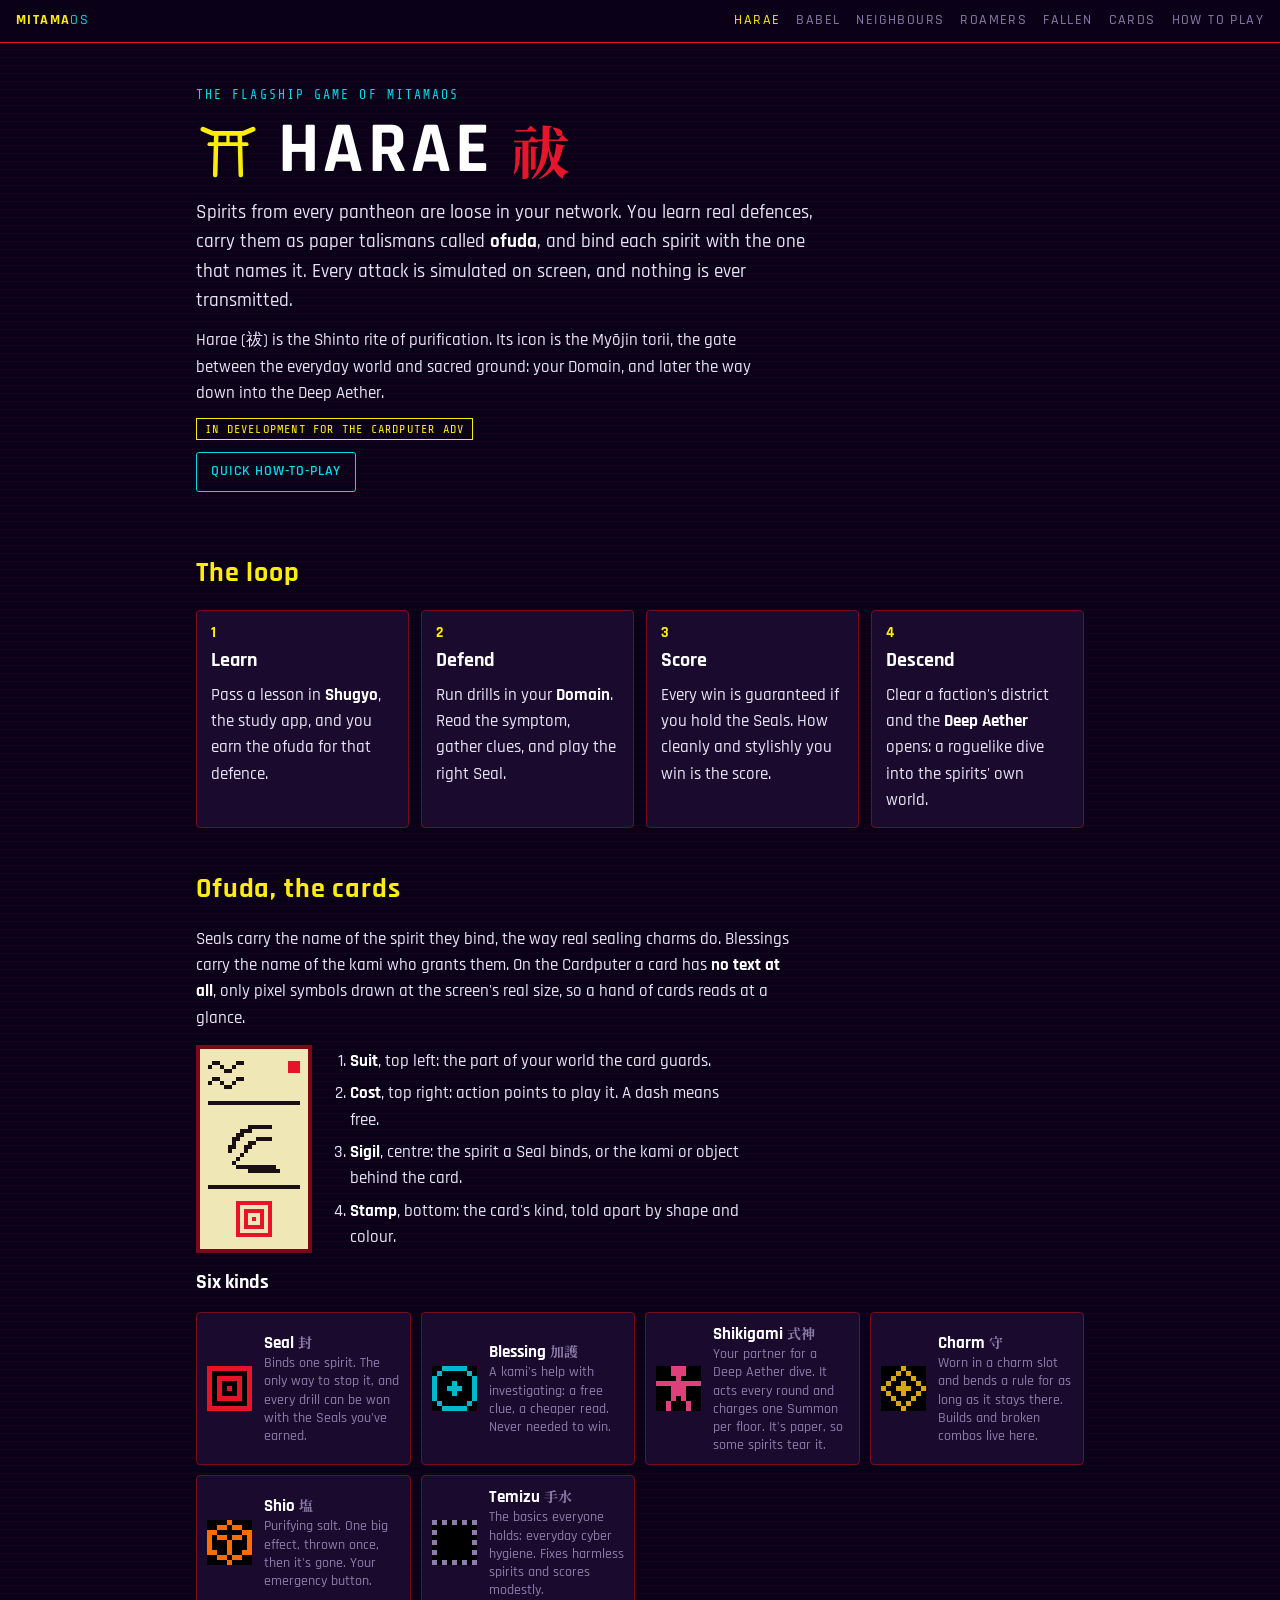
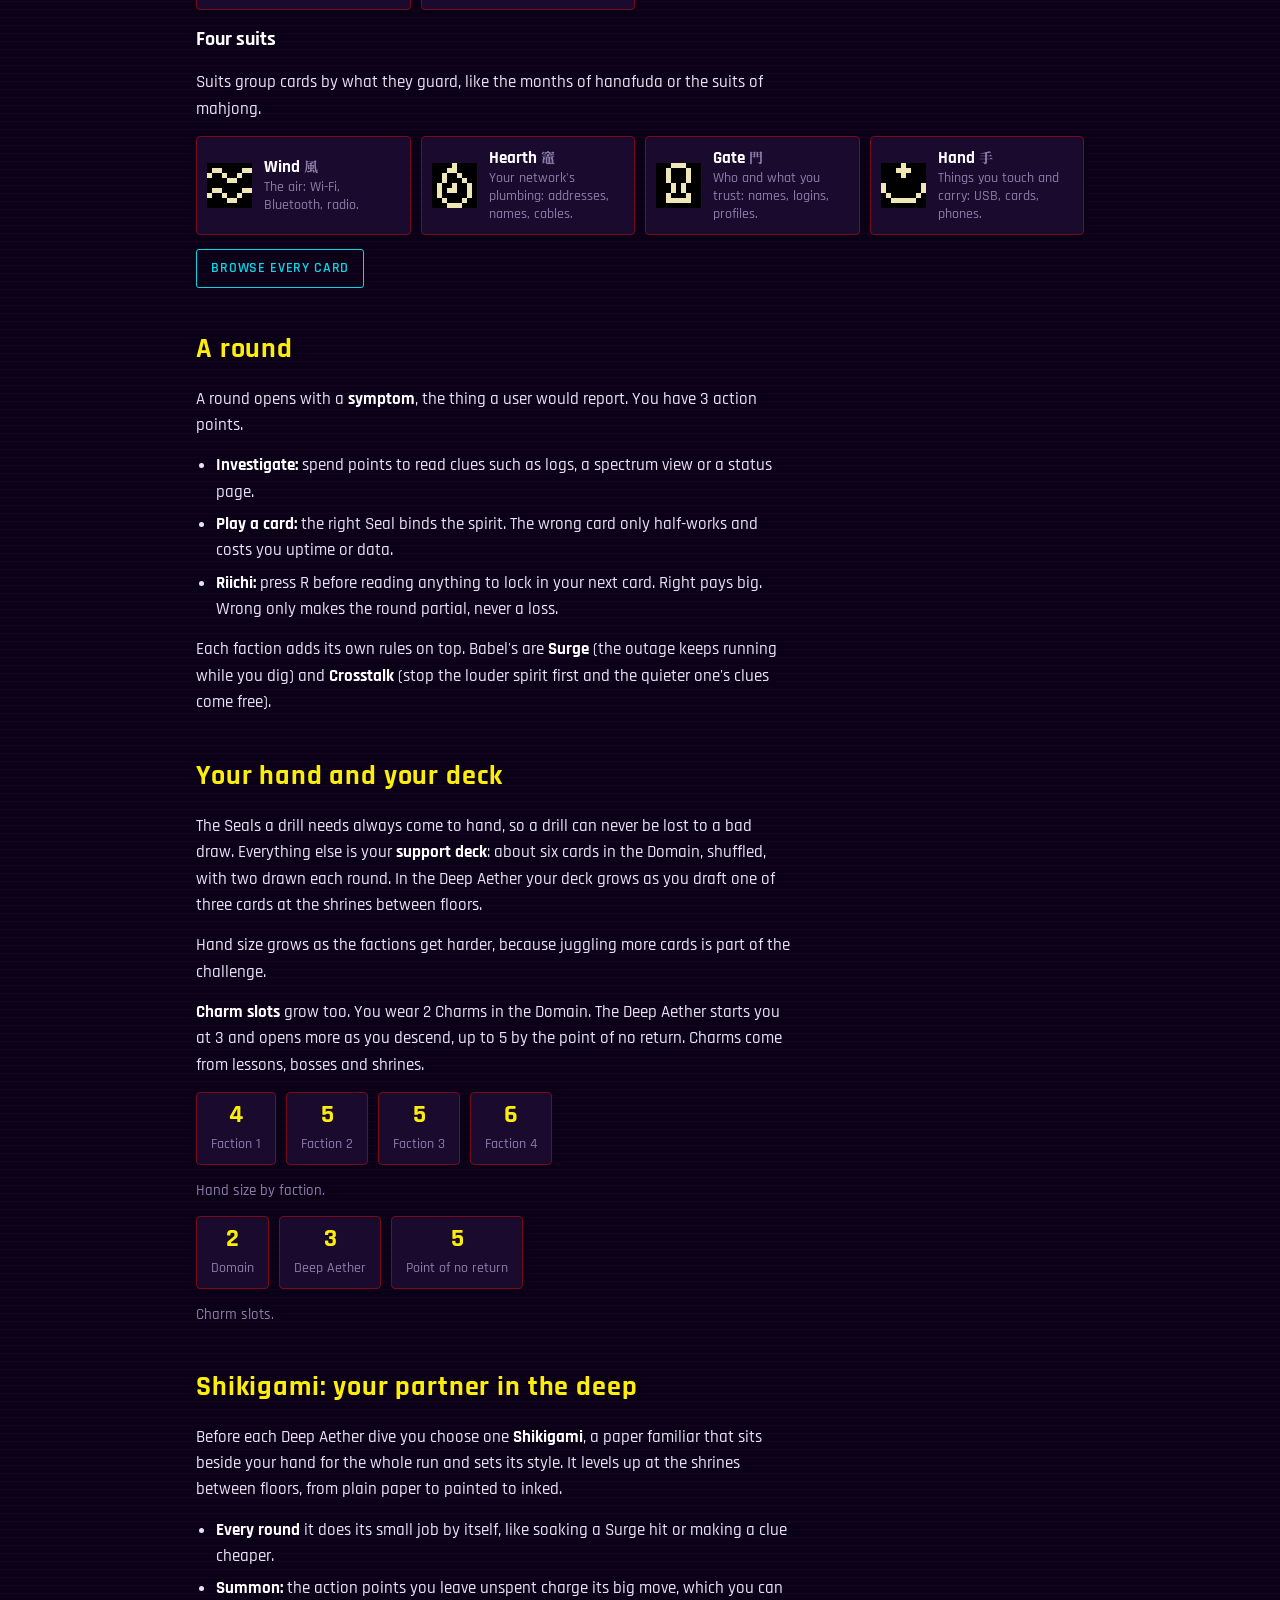
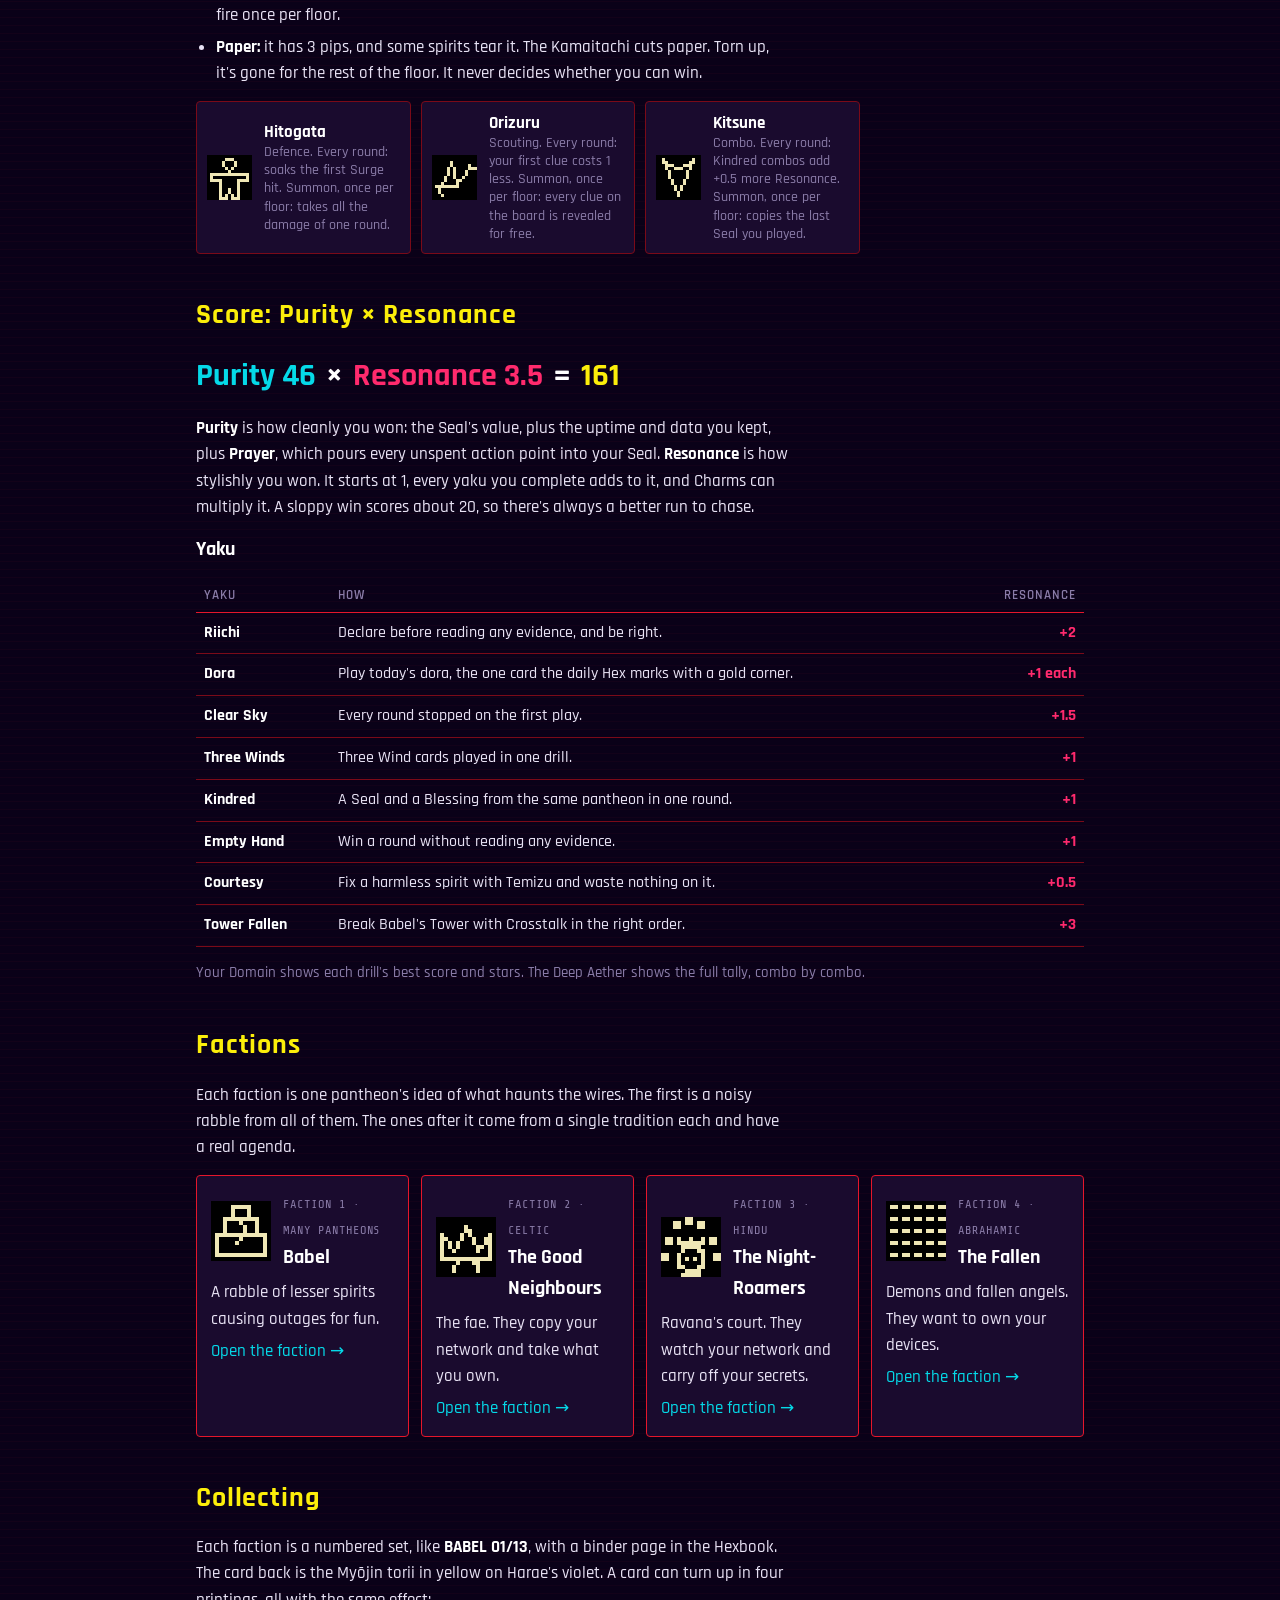
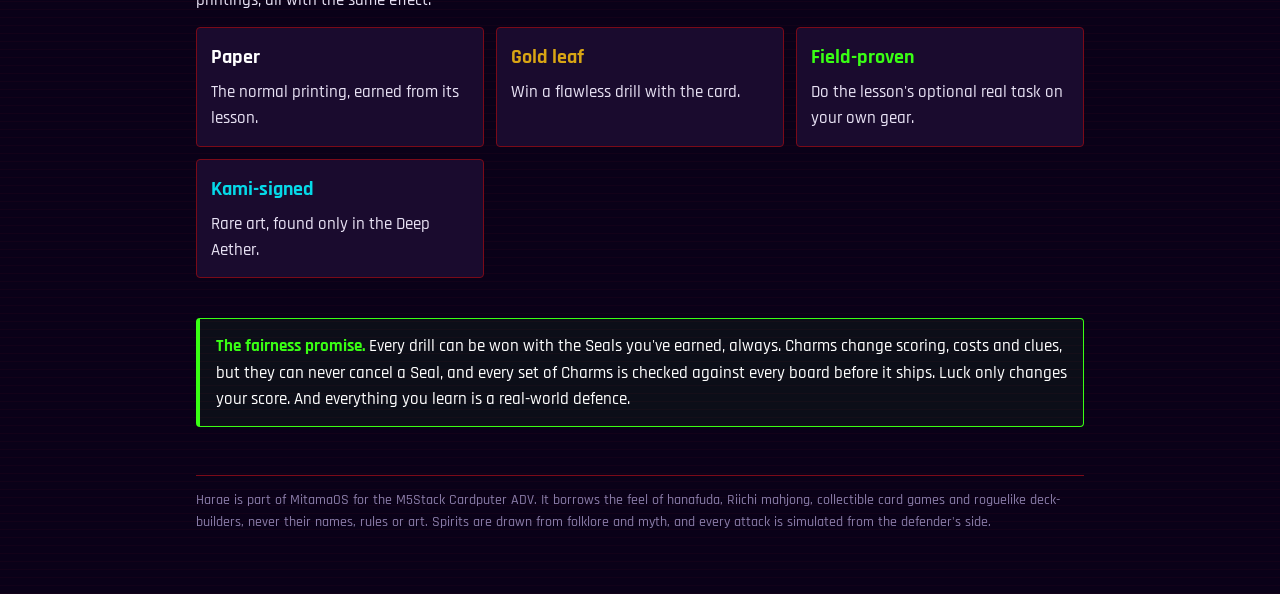
<file: docs/harae/index.html>
<!doctype html>
<html lang="en">
<head>
<meta charset="utf-8">
<meta name="viewport" content="width=device-width, initial-scale=1">
<title>Harae Design</title>
<meta name="description" content="The design of Harae, the card game in MitamaOS: learn real network defences, carry them as ofuda talismans, and purify the spirits of every pantheon.">
<link rel="preconnect" href="https://fonts.googleapis.com">
<link rel="preconnect" href="https://fonts.gstatic.com" crossorigin>
<link href="https://fonts.googleapis.com/css2?family=Rajdhani:wght@500;600;700&family=Share+Tech+Mono&family=Noto+Serif+JP:wght@900&display=swap" rel="stylesheet">
<link rel="stylesheet" href="harae.css">
<style>
.torii{width:64px;height:64px;flex:none}
.loop{display:grid;grid-template-columns:repeat(auto-fit,minmax(190px,1fr));gap:12px;counter-reset:s}
.loop .box{position:relative;padding-top:34px}
.loop .box::before{counter-increment:s;content:counter(s);position:absolute;top:10px;left:14px;color:var(--yellow);font-weight:700;font-size:15px;letter-spacing:.1em}
.fac{display:grid;grid-template-columns:repeat(auto-fill,minmax(200px,1fr));gap:12px}
.fac a.box{color:inherit;border-color:var(--red)}
.fac a.box:hover{background:#24103d;text-decoration:none}
.fac .locked{opacity:.55}
.fac canvas{width:60px;height:60px}
.hand{display:flex;gap:10px;flex-wrap:wrap}
.hand div{background:var(--panel);border:1px solid var(--red-dim);padding:8px 14px;border-radius:4px;text-align:center}
.hand b{display:block;font-size:26px;color:var(--yellow);line-height:1.1}
.hand small{color:var(--dim)}
.anat{display:flex;gap:18px;align-items:center;flex-wrap:wrap}
.anat canvas{width:116px;height:208px}
.anat ol{margin:0;padding-left:20px;display:flex;flex-direction:column;gap:6px;color:var(--text);max-width:46ch}
</style>
</head>
<body>
<nav><a class="home" href="../index.html"><b>Mitama</b>OS</a><span class="links"><a href="index.html" aria-current="page">Harae</a><a href="babel.html">Babel</a><a href="neighbours.html">Neighbours</a><a href="roamers.html">Roamers</a><a href="fallen.html">Fallen</a><a href="cards.html">Cards</a><a href="../harae.html">How to play</a></span></nav>
<div class="wrap">

<header class="hero">
  <span class="kicker">The flagship game of MitamaOS</span>
  <h1><svg class="torii" viewBox="0 0 24 24" fill="none" stroke="#FCEE0A" stroke-linecap="round" stroke-linejoin="round" aria-hidden="true"><polyline points="2.6,4.2 6.4,5.8 17.6,5.8 21.4,4.2" stroke-width="1.8"/><line x1="5" y1="9.8" x2="19" y2="9.8" stroke-width="1.4"/><line x1="7.6" y1="5.8" x2="7.2" y2="21.4" stroke-width="1.7"/><line x1="16.4" y1="5.8" x2="16.8" y2="21.4" stroke-width="1.7"/><line x1="12" y1="5.8" x2="12" y2="9.8" stroke-width="1.2"/></svg>HARAE<span class="jp">祓</span></h1>
  <p>Spirits from every pantheon are loose in your network. You learn real defences, carry them as paper talismans called <b>ofuda</b>, and bind each spirit with the one that names it. Every attack is simulated on screen, and nothing is ever transmitted.</p>
  <p class="txt" style="font-size:17px">Harae (祓) is the Shinto rite of purification. Its icon is the Myōjin torii, the gate between the everyday world and sacred ground: your Domain, and later the way down into the Deep Aether.</p>
  <span class="badge">IN DEVELOPMENT FOR THE CARDPUTER ADV</span>
  <p><a class="btn" href="../harae.html">Quick how-to-play</a></p>
</header>

<section>
  <h2>The loop</h2>
  <div class="loop">
    <div class="box"><h3>Learn</h3><p class="txt">Pass a lesson in <b>Shugyo</b>, the study app, and you earn the ofuda for that defence.</p></div>
    <div class="box"><h3>Defend</h3><p class="txt">Run drills in your <b>Domain</b>. Read the symptom, gather clues, and play the right Seal.</p></div>
    <div class="box"><h3>Score</h3><p class="txt">Every win is guaranteed if you hold the Seals. How cleanly and stylishly you win is the score.</p></div>
    <div class="box"><h3>Descend</h3><p class="txt">Clear a faction's district and the <b>Deep Aether</b> opens: a roguelike dive into the spirits' own world.</p></div>
  </div>
</section>

<section>
  <h2>Ofuda, the cards</h2>
  <p class="txt">Seals carry the name of the spirit they bind, the way real sealing charms do. Blessings carry the name of the kami who grants them. On the Cardputer a card has <b>no text at all</b>, only pixel symbols drawn at the screen's real size, so a hand of cards reads at a glance.</p>
  <div class="anat"><canvas id="anat" class="px" width="116" height="208"></canvas>
    <ol><li><b>Suit</b>, top left: the part of your world the card guards.</li><li><b>Cost</b>, top right: action points to play it. A dash means free.</li><li><b>Sigil</b>, centre: the spirit a Seal binds, or the kami or object behind the card.</li><li><b>Stamp</b>, bottom: the card's kind, told apart by shape and colour.</li></ol></div>
  <h3>Six kinds</h3>
  <div class="legend" id="kinds"></div>
  <h3>Four suits</h3>
  <p class="txt">Suits group cards by what they guard, like the months of hanafuda or the suits of mahjong.</p>
  <div class="legend" id="suits"></div>
  <p><a class="btn" href="cards.html">Browse every card</a></p>
</section>

<section>
  <h2>A round</h2>
  <p class="txt">A round opens with a <b>symptom</b>, the thing a user would report. You have 3 action points.</p>
  <ul>
    <li><b>Investigate:</b> spend points to read clues such as logs, a spectrum view or a status page.</li>
    <li><b>Play a card:</b> the right Seal binds the spirit. The wrong card only half-works and costs you uptime or data.</li>
    <li><b>Riichi:</b> press R before reading anything to lock in your next card. Right pays big. Wrong only makes the round partial, never a loss.</li>
  </ul>
  <p class="txt">Each faction adds its own rules on top. Babel's are <b>Surge</b> (the outage keeps running while you dig) and <b>Crosstalk</b> (stop the louder spirit first and the quieter one's clues come free).</p>
</section>

<section>
  <h2>Your hand and your deck</h2>
  <p class="txt">The Seals a drill needs always come to hand, so a drill can never be lost to a bad draw. Everything else is your <b>support deck</b>: about six cards in the Domain, shuffled, with two drawn each round. In the Deep Aether your deck grows as you draft one of three cards at the shrines between floors.</p>
  <p class="txt">Hand size grows as the factions get harder, because juggling more cards is part of the challenge.</p>
  <p class="txt"><b>Charm slots</b> grow too. You wear 2 Charms in the Domain. The Deep Aether starts you at 3 and opens more as you descend, up to 5 by the point of no return. Charms come from lessons, bosses and shrines.</p>
  <div class="hand"><div><b>4</b><small>Faction 1</small></div><div><b>5</b><small>Faction 2</small></div><div><b>5</b><small>Faction 3</small></div><div><b>6</b><small>Faction 4</small></div></div>
  <p class="cap">Hand size by faction.</p>
  <div class="hand"><div><b>2</b><small>Domain</small></div><div><b>3</b><small>Deep Aether</small></div><div><b>5</b><small>Point of no return</small></div></div>
  <p class="cap">Charm slots.</p>
</section>

<section>
  <h2>Shikigami: your partner in the deep</h2>
  <p class="txt">Before each Deep Aether dive you choose one <b>Shikigami</b>, a paper familiar that sits beside your hand for the whole run and sets its style. It levels up at the shrines between floors, from plain paper to painted to inked.</p>
  <ul>
    <li><b>Every round</b> it does its small job by itself, like soaking a Surge hit or making a clue cheaper.</li>
    <li><b>Summon:</b> the action points you leave unspent charge its big move, which you can fire once per floor.</li>
    <li><b>Paper:</b> it has 3 pips, and some spirits tear it. The Kamaitachi cuts paper. Torn up, it's gone for the rest of the floor. It never decides whether you can win.</li>
  </ul>
  <div class="legend" id="shiki"></div>
</section>

<section>
  <h2>Score: Purity × Resonance</h2>
  <div class="math"><span class="p">Purity 46</span><span>×</span><span class="r">Resonance 3.5</span><span>=</span><span class="s">161</span></div>
  <p class="txt"><b>Purity</b> is how cleanly you won: the Seal's value, plus the uptime and data you kept, plus <b>Prayer</b>, which pours every unspent action point into your Seal. <b>Resonance</b> is how stylishly you won. It starts at 1, every yaku you complete adds to it, and Charms can multiply it. A sloppy win scores about 20, so there's always a better run to chase.</p>
  <h3>Yaku</h3>
  <div class="scroll"><table class="tbl"><thead><tr><th>Yaku</th><th>How</th><th style="text-align:right">Resonance</th></tr></thead><tbody>
    <tr><td><b>Riichi</b></td><td>Declare before reading any evidence, and be right.</td><td class="n">+2</td></tr>
    <tr><td><b>Dora</b></td><td>Play today's dora, the one card the daily Hex marks with a gold corner.</td><td class="n">+1 each</td></tr>
    <tr><td><b>Clear Sky</b></td><td>Every round stopped on the first play.</td><td class="n">+1.5</td></tr>
    <tr><td><b>Three Winds</b></td><td>Three Wind cards played in one drill.</td><td class="n">+1</td></tr>
    <tr><td><b>Kindred</b></td><td>A Seal and a Blessing from the same pantheon in one round.</td><td class="n">+1</td></tr>
    <tr><td><b>Empty Hand</b></td><td>Win a round without reading any evidence.</td><td class="n">+1</td></tr>
    <tr><td><b>Courtesy</b></td><td>Fix a harmless spirit with Temizu and waste nothing on it.</td><td class="n">+0.5</td></tr>
    <tr><td><b>Tower Fallen</b></td><td>Break Babel's Tower with Crosstalk in the right order.</td><td class="n">+3</td></tr>
  </tbody></table></div>
  <p class="cap">Your Domain shows each drill's best score and stars. The Deep Aether shows the full tally, combo by combo.</p>
</section>

<section>
  <h2>Factions</h2>
  <p class="txt">Each faction is one pantheon's idea of what haunts the wires. The first is a noisy rabble from all of them. The ones after it come from a single tradition each and have a real agenda.</p>
  <div class="fac" id="fac"></div>
</section>

<section>
  <h2>Collecting</h2>
  <p class="txt">Each faction is a numbered set, like <b>BABEL 01/13</b>, with a binder page in the Hexbook. The card back is the Myōjin torii in yellow on Harae's violet. A card can turn up in four printings, all with the same effect:</p>
  <div class="grid">
    <div class="box"><h3>Paper</h3><p class="txt">The normal printing, earned from its lesson.</p></div>
    <div class="box"><h3 style="color:var(--gold)">Gold leaf</h3><p class="txt">Win a flawless drill with the card.</p></div>
    <div class="box"><h3 style="color:var(--green)">Field-proven</h3><p class="txt">Do the lesson's optional real task on your own gear.</p></div>
    <div class="box"><h3 style="color:var(--cyan)">Kami-signed</h3><p class="txt">Rare art, found only in the Deep Aether.</p></div>
  </div>
</section>

<section>
  <div class="promise"><p><b>The fairness promise.</b> Every drill can be won with the Seals you've earned, always. Charms change scoring, costs and clues, but they can never cancel a Seal, and every set of Charms is checked against every board before it ships. Luck only changes your score. And everything you learn is a real-world defence.</p></div>
</section>

<footer>Harae is part of MitamaOS for the M5Stack Cardputer ADV. It borrows the feel of hanafuda, Riichi mahjong, collectible card games and roguelike deck-builders, never their names, rules or art. Spirits are drawn from folklore and myth, and every attack is simulated from the defender's side.</footer>
</div>
<script src="ofuda.js"></script>
<script>
(function(){const O=window.Ofuda;
O.slipS(document.getElementById("anat").getContext("2d"),0,0,O.card("frames"),4,false);
function leg(id,obj,isKind){const el=document.getElementById(id);for(const k in obj){const v=obj[k];const d=document.createElement("div");d.className="sym";
  d.innerHTML=`<canvas width="27" height="27"></canvas><div><b>${v.name} <span class="jp" style="color:var(--dim);font-size:14px">${v.jp}</span></b><small>${v.desc}</small></div>`;el.appendChild(d);
  const x=d.querySelector("canvas").getContext("2d");x.fillStyle="#000";x.fillRect(0,0,27,27);O.bm(x,k,0,0,isKind?O.INK[k]:"#efe7b5",3)}}
leg("kinds",O.KINDS,true);leg("suits",O.SUITS,false);
const sh=document.getElementById("shiki");for(const c of O.CARDS.filter(c=>c.set==="SHIKI")){const a=document.createElement("a");a.className="sym";a.href="cards.html#"+c.id;a.style.color="inherit";
  a.innerHTML=`<canvas width="45" height="45"></canvas><div><b>${c.name}</b><small>${c.style}. ${c.effect}</small></div>`;sh.appendChild(a);const x=a.querySelector("canvas").getContext("2d");x.fillStyle="#000";x.fillRect(0,0,45,45);O.spirit(x,c.sp,0,0,"#efe7b5",3)}
const F=[["babel.html","tower","Babel","Faction 1 · Many pantheons","A rabble of lesser spirits causing outages for fun.",false],
 ["neighbours.html","nicnevin","The Good Neighbours","Faction 2 · Celtic","The fae. They copy your network and take what you own.",false],
 ["roamers.html","ravana","The Night-Roamers","Faction 3 · Hindu","Ravana's court. They watch your network and carry off your secrets.",false],
 ["fallen.html","legion","The Fallen","Faction 4 · Abrahamic","Demons and fallen angels. They want to own your devices.",false]];
const fac=document.getElementById("fac");
for(const [href,sp,name,tag,desc,locked] of F){const d=document.createElement(href?"a":"div");if(href)d.href=href;d.className="box"+(locked?" locked":"");
  d.innerHTML=`<div class="t"><canvas class="px" width="60" height="60"></canvas><div><span class="tag">${tag}</span><h3>${name}</h3></div></div><p class="txt">${desc}</p>${href?'<span style="color:var(--cyan)">Open the faction →</span>':""}`;
  fac.appendChild(d);const x=d.querySelector("canvas").getContext("2d");x.fillStyle="#000";x.fillRect(0,0,60,60);O.spirit(x,sp,0,0,locked?"#8c7dad":"#efe7b5",4)}
})();
</script>
</body>
</html>
</file>
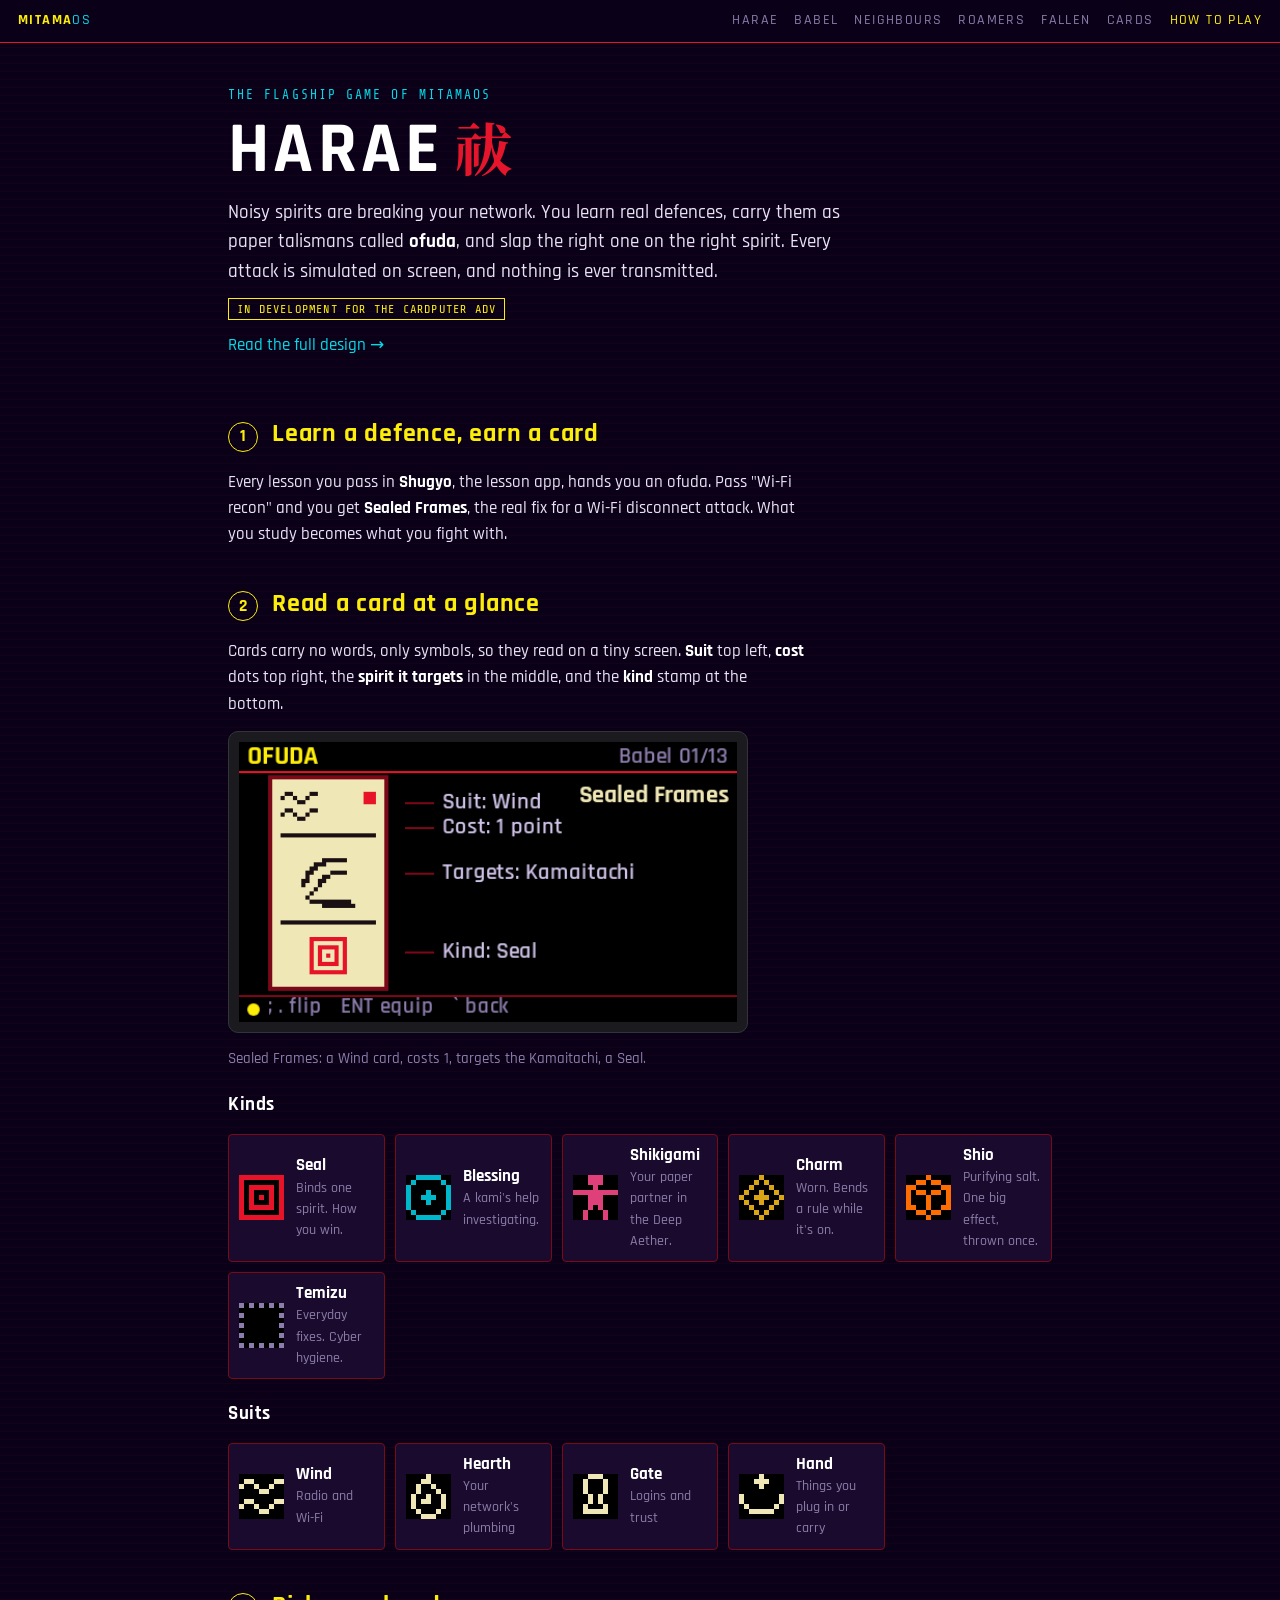
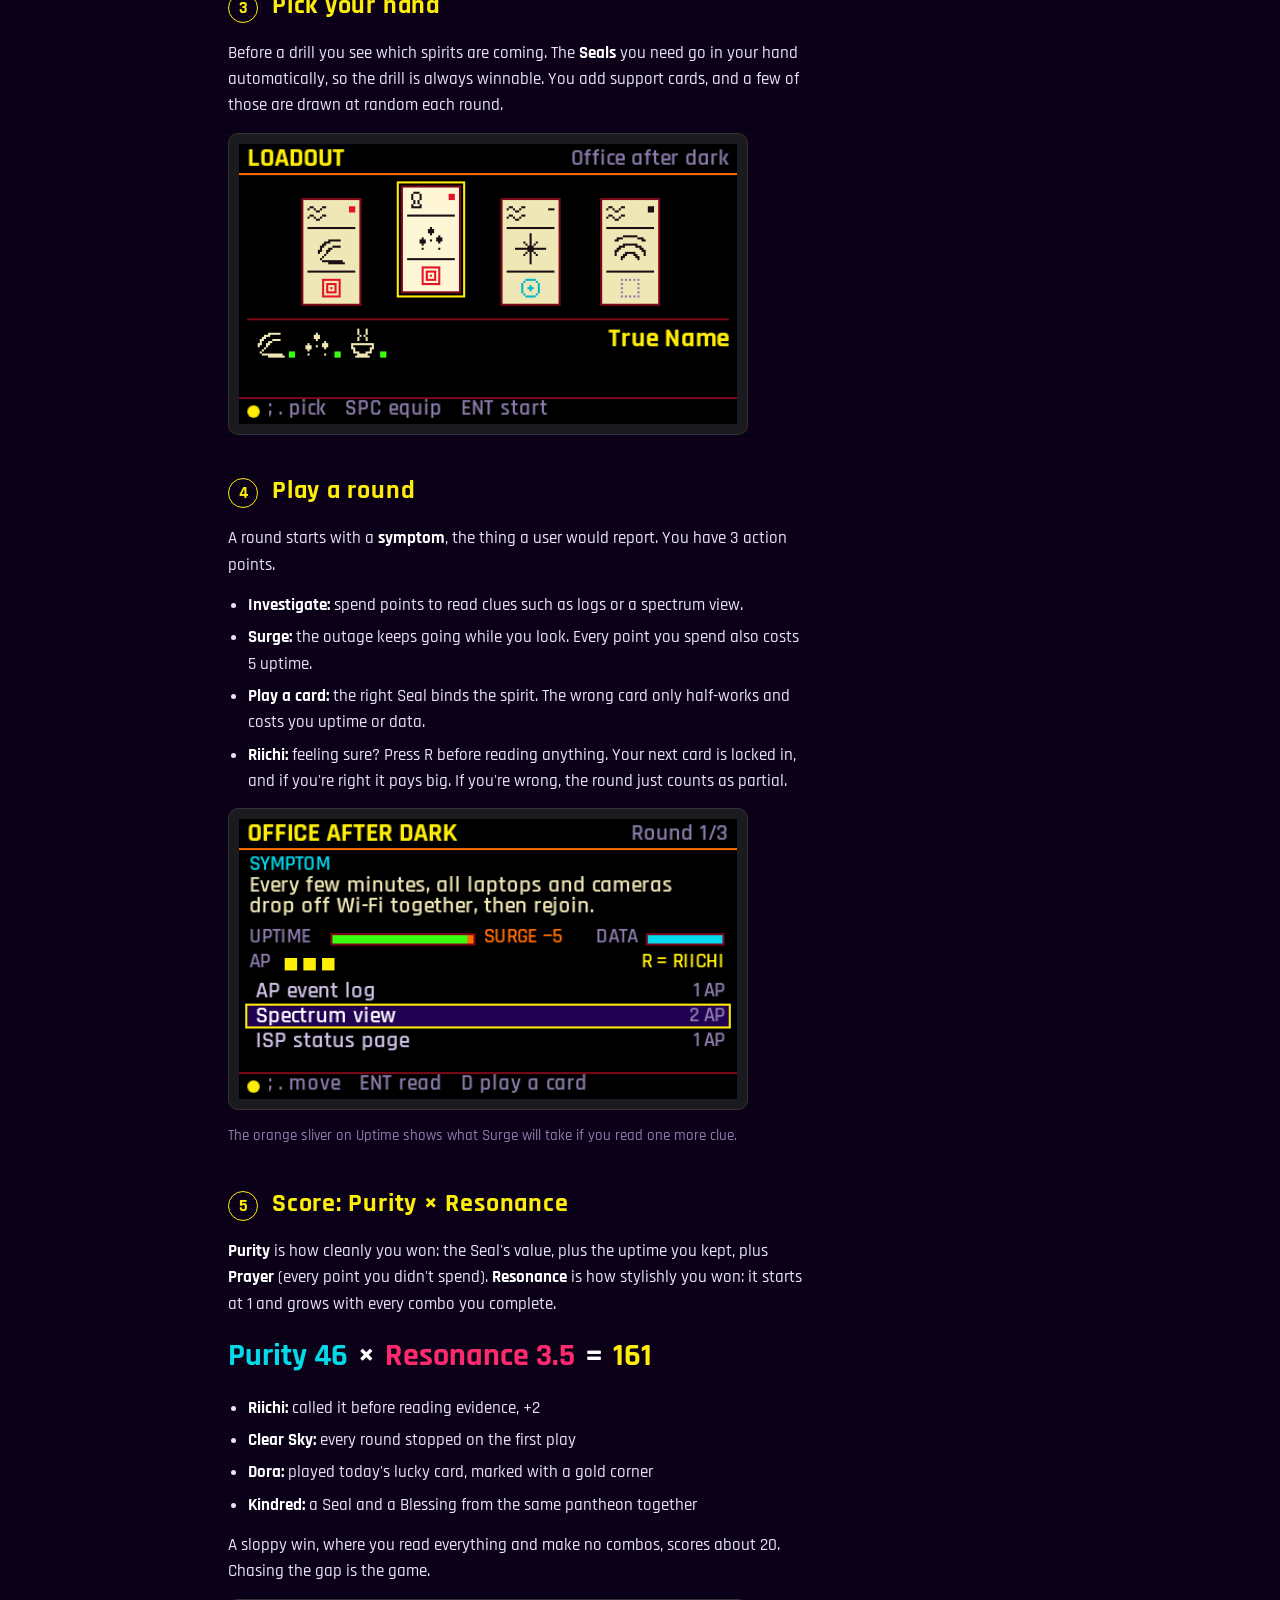
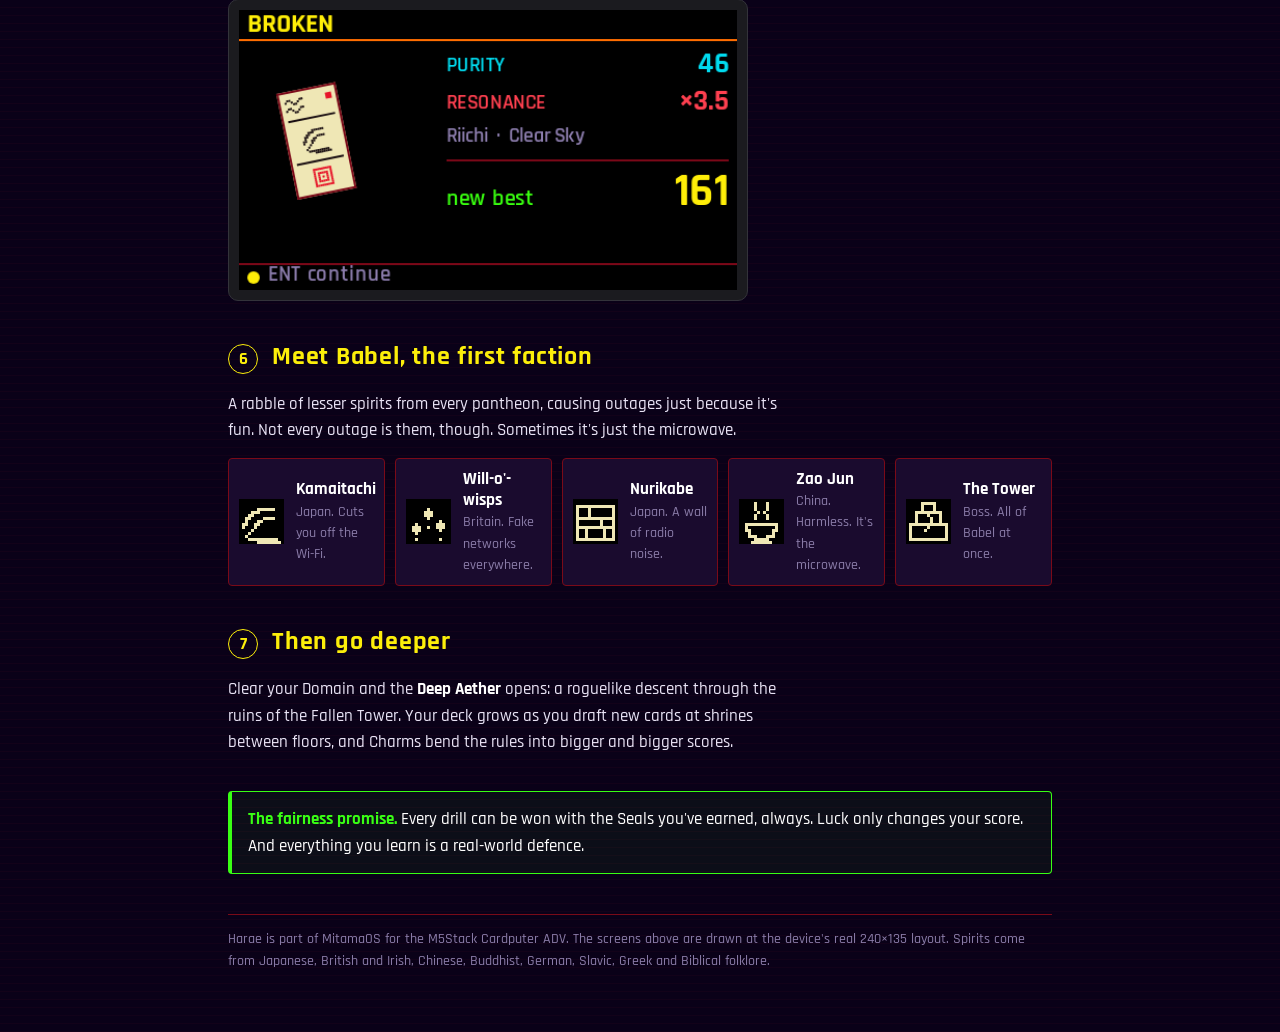
<file: docs/harae.html>
<!doctype html>
<html lang="en">
<head>
<meta charset="utf-8">
<meta name="viewport" content="width=device-width, initial-scale=1">
<title>Harae: How to Play</title>
<meta name="description" content="A quick tutorial for Harae, the card game in MitamaOS: purify the noisy spirits of Babel with ofuda talismans.">
<link rel="preconnect" href="https://fonts.googleapis.com">
<link rel="preconnect" href="https://fonts.gstatic.com" crossorigin>
<link href="https://fonts.googleapis.com/css2?family=Rajdhani:wght@500;600;700&family=Share+Tech+Mono&family=Noto+Serif+JP:wght@900&display=swap" rel="stylesheet">
<style>
:root{--red:#E5162B;--red-dim:#7A0A18;--yellow:#FCEE0A;--magenta:#FF2A6D;--cyan:#05D9E8;--green:#39FF14;--bg:#0A0118;--panel:#1A0B2E;--dim:#8A7CA8;--washi:#efe7cf;--ember:#ff6d00}
*{box-sizing:border-box}
html,body{margin:0}
body{background:var(--bg);color:#fff;font:17px/1.55 'Rajdhani',system-ui,sans-serif;font-weight:500;
 background-image:repeating-linear-gradient(0deg,rgba(229,22,43,.04) 0 1px,transparent 1px 8px)}
.wrap{max-width:860px;margin:0 auto;padding:0 18px 60px}
a{color:var(--cyan);text-decoration:none}
nav{position:sticky;top:0;z-index:20;background:var(--bg);flex-wrap:wrap;gap:6px 16px;border-bottom:1px solid var(--red);display:flex;justify-content:space-between;align-items:center;padding:10px 18px;font-size:14px;letter-spacing:.1em;text-transform:uppercase}
nav b{color:var(--yellow)}
h1,h2{margin:0;text-wrap:balance}
p{margin:0}
.hero{padding:44px 0 20px;display:flex;flex-direction:column;gap:12px}
.hero .kicker{font:13px 'Share Tech Mono',monospace;letter-spacing:.16em;color:var(--cyan);text-transform:uppercase}
.hero h1{font-size:clamp(44px,9vw,72px);line-height:1;letter-spacing:.06em}
.hero h1 span{font-family:'Noto Serif JP',serif;color:var(--red);margin-left:.2em;font-size:.8em}
.hero p{font-size:19px;max-width:62ch;color:#e8e2f4}
.badge{display:inline-block;border:1px solid var(--yellow);color:var(--yellow);font:12px 'Share Tech Mono',monospace;letter-spacing:.1em;padding:3px 8px;align-self:flex-start}
section{display:flex;flex-direction:column;gap:14px;padding-top:36px}
.step{display:flex;gap:14px;align-items:baseline}
.step .n{flex:none;width:30px;height:30px;border:1px solid var(--yellow);color:var(--yellow);border-radius:50%;display:grid;place-items:center;font-weight:700}
h2{font-size:26px;color:var(--yellow);letter-spacing:.03em}
.txt{max-width:64ch;color:#e8e2f4}
b{color:#fff}
.screen{background:#1b1b1f;border:1px solid #33333a;border-radius:10px;padding:10px;max-width:520px}
.screen canvas{display:block;width:100%;height:auto}
.cap{color:var(--dim);font-size:15px;max-width:520px}
.legend{display:grid;grid-template-columns:repeat(auto-fill,minmax(150px,1fr));gap:10px}
.sym{display:flex;gap:12px;align-items:center;background:var(--panel);border:1px solid var(--red-dim);border-radius:4px;padding:10px}
.sym canvas{image-rendering:pixelated;width:45px;height:45px;flex:none;background:#000}
.sym div{min-width:0;line-height:1.25}
.sym b{display:block}
.sym small{color:var(--dim);font-size:14px}
.math{font-size:clamp(22px,5vw,32px);font-weight:700;display:flex;gap:10px;flex-wrap:wrap;align-items:baseline}
.math .p{color:var(--cyan)}.math .r{color:var(--magenta)}.math .s{color:var(--yellow)}
ul{margin:0;padding-left:20px;display:flex;flex-direction:column;gap:6px;max-width:64ch;color:#e8e2f4}
.promise{border:1px solid var(--green);border-left-width:4px;background:rgba(57,255,20,.05);padding:14px 16px;border-radius:4px}
.promise b{color:var(--green)}
.ask{border:1px solid var(--yellow);padding:16px;border-radius:4px;background:rgba(252,238,10,.04)}
.ask ol{margin:8px 0 0;padding-left:22px;display:flex;flex-direction:column;gap:6px}
footer{margin-top:40px;color:var(--dim);font-size:14px;border-top:1px solid var(--red-dim);padding-top:14px}
</style>
</head>
<body>
<nav><a href="index.html"><b>Mitama</b>OS</a><span style="display:flex;flex-wrap:wrap;gap:4px 16px"><a href="harae/index.html" style="color:var(--dim)">Harae</a><a href="harae/babel.html" style="color:var(--dim)">Babel</a><a href="harae/neighbours.html" style="color:var(--dim)">Neighbours</a><a href="harae/roamers.html" style="color:var(--dim)">Roamers</a><a href="harae/fallen.html" style="color:var(--dim)">Fallen</a><a href="harae/cards.html" style="color:var(--dim)">Cards</a><span style="color:var(--yellow)">How to play</span></span></nav>
<div class="wrap">

<header class="hero">
  <span class="kicker">The flagship game of MitamaOS</span>
  <h1>HARAE<span>祓</span></h1>
  <p>Noisy spirits are breaking your network. You learn real defences, carry them as paper talismans called <b>ofuda</b>, and slap the right one on the right spirit. Every attack is simulated on screen, and nothing is ever transmitted.</p>
  <span class="badge">IN DEVELOPMENT FOR THE CARDPUTER ADV</span>
  <a href="harae/index.html" style="align-self:flex-start">Read the full design →</a>
</header>

<section>
  <div class="step"><span class="n">1</span><h2>Learn a defence, earn a card</h2></div>
  <p class="txt">Every lesson you pass in <b>Shugyo</b>, the lesson app, hands you an ofuda. Pass "Wi-Fi recon" and you get <b>Sealed Frames</b>, the real fix for a Wi-Fi disconnect attack. What you study becomes what you fight with.</p>
</section>

<section>
  <div class="step"><span class="n">2</span><h2>Read a card at a glance</h2></div>
  <p class="txt">Cards carry no words, only symbols, so they read on a tiny screen. <b>Suit</b> top left, <b>cost</b> dots top right, the <b>spirit it targets</b> in the middle, and the <b>kind</b> stamp at the bottom.</p>
  <div class="screen"><canvas id="anat" width="480" height="270"></canvas></div>
  <p class="cap">Sealed Frames: a Wind card, costs 1, targets the Kamaitachi, a Seal.</p>
  <h2 style="font-size:19px;color:#fff;margin-top:6px">Kinds</h2>
  <div class="legend" id="kinds"></div>
  <h2 style="font-size:19px;color:#fff;margin-top:6px">Suits</h2>
  <div class="legend" id="suits"></div>
</section>

<section>
  <div class="step"><span class="n">3</span><h2>Pick your hand</h2></div>
  <p class="txt">Before a drill you see which spirits are coming. The <b>Seals</b> you need go in your hand automatically, so the drill is always winnable. You add support cards, and a few of those are drawn at random each round.</p>
  <div class="screen"><canvas id="loadout" width="480" height="270"></canvas></div>
</section>

<section>
  <div class="step"><span class="n">4</span><h2>Play a round</h2></div>
  <p class="txt">A round starts with a <b>symptom</b>, the thing a user would report. You have 3 action points.</p>
  <ul>
    <li><b>Investigate:</b> spend points to read clues such as logs or a spectrum view.</li>
    <li><b>Surge:</b> the outage keeps going while you look. Every point you spend also costs 5 uptime.</li>
    <li><b>Play a card:</b> the right Seal binds the spirit. The wrong card only half-works and costs you uptime or data.</li>
    <li><b>Riichi:</b> feeling sure? Press R before reading anything. Your next card is locked in, and if you're right it pays big. If you're wrong, the round just counts as partial.</li>
  </ul>
  <div class="screen"><canvas id="round" width="480" height="270"></canvas></div>
  <p class="cap">The orange sliver on Uptime shows what Surge will take if you read one more clue.</p>
</section>

<section>
  <div class="step"><span class="n">5</span><h2>Score: Purity × Resonance</h2></div>
  <p class="txt"><b>Purity</b> is how cleanly you won: the Seal's value, plus the uptime you kept, plus <b>Prayer</b> (every point you didn't spend). <b>Resonance</b> is how stylishly you won: it starts at 1 and grows with every combo you complete.</p>
  <div class="math"><span class="p">Purity 46</span><span>×</span><span class="r">Resonance 3.5</span><span>=</span><span class="s">161</span></div>
  <ul>
    <li><b>Riichi:</b> called it before reading evidence, +2</li>
    <li><b>Clear Sky:</b> every round stopped on the first play</li>
    <li><b>Dora:</b> played today's lucky card, marked with a gold corner</li>
    <li><b>Kindred:</b> a Seal and a Blessing from the same pantheon together</li>
  </ul>
  <p class="txt">A sloppy win, where you read everything and make no combos, scores about 20. Chasing the gap is the game.</p>
  <div class="screen"><canvas id="strike" width="480" height="270"></canvas></div>
</section>

<section>
  <div class="step"><span class="n">6</span><h2>Meet Babel, the first faction</h2></div>
  <p class="txt">A rabble of lesser spirits from every pantheon, causing outages just because it's fun. Not every outage is them, though. Sometimes it's just the microwave.</p>
  <div class="legend" id="spirits"></div>
</section>

<section>
  <div class="step"><span class="n">7</span><h2>Then go deeper</h2></div>
  <p class="txt">Clear your Domain and the <b>Deep Aether</b> opens: a roguelike descent through the ruins of the Fallen Tower. Your deck grows as you draft new cards at shrines between floors, and Charms bend the rules into bigger and bigger scores.</p>
</section>

<section>
  <div class="promise"><p><b>The fairness promise.</b> Every drill can be won with the Seals you've earned, always. Luck only changes your score. And everything you learn is a real-world defence.</p></div>
</section>


<footer>Harae is part of MitamaOS for the M5Stack Cardputer ADV. The screens above are drawn at the device's real 240×135 layout. Spirits come from Japanese, British and Irish, Chinese, Buddhist, German, Slavic, Greek and Biblical folklore.</footer>
</div>

<script>
(function(){
// ---- pixel symbol set (no smoothing, 1 px lines) ----
const BM={
 wind:null,
 hearth:["....#....","...##....","..#..#...","..#...#..",".#..#..#.",".#.##..#.",".#.....#.","..#...#..","...###..."],
 gate:["...###...","..#...#..","..#...#..","..#...#..","...#.#...","...#.#...","..#...#..","..#####..","........."],
 hand:["....#....","...###...","....#....",".........","#.......#","#.......#",".#.....#.","..#####..","........."],
 seal:["#########","#.......#","#.#####.#","#.#...#.#","#.#.#.#.#","#.#...#.#","#.#####.#","#.......#","#########"],
 bless:["..#####..",".#.....#.","#.......#","#...#...#","#..###..#","#...#...#","#.......#",".#.....#.","..#####.."],
 charm:["....#....","...#.#...","..#...#..",".#..#..#.","#..###..#",".#..#..#.","..#...#..","...#.#...","....#...."],
 shio:["....#....","..##.##..","##.....##","#.##.##.#","#...#...#","#...#...#","##..#..##","..##.##..","....#...."],
 shiki:["...###...","...###...","....#....","#########","...###...","...###...","...#.#...","..#...#..","..#...#.."],
 plain:["#.#.#.#.#",".........","#.......#",".........","#.......#",".........","#.......#",".........","#.#.#.#.#"]
};
(function(){const r=[];for(let y=0;y<9;y++)r.push(".........".split(""));const off=[1,0,0,1,2,2,1,0,0];for(const base of [1,5])for(let c=0;c<9;c++)r[base+off[c]][c]="#";BM.wind=r.map(a=>a.join(""))})();
function bm(x,name,X,Y,col,sc){sc=sc||1;x.fillStyle=col;BM[name].forEach((row,j)=>{for(let i=0;i<row.length;i++)if(row[i]==="#")x.fillRect(X+i*sc,Y+j*sc,sc,sc)})}
// tiny raster pen for 15x15 spirit sigils
function grid(n){const g=[];for(let y=0;y<n;y++)g.push(new Array(n).fill(0));const P={g,
 px(x,y){x=Math.round(x);y=Math.round(y);if(x>=0&&y>=0&&x<n&&y<n)g[y][x]=1},
 line(x0,y0,x1,y1){x0=Math.round(x0);y0=Math.round(y0);x1=Math.round(x1);y1=Math.round(y1);let dx=Math.abs(x1-x0),sx=x0<x1?1:-1,dy=-Math.abs(y1-y0),sy=y0<y1?1:-1,e=dx+dy;for(;;){P.px(x0,y0);if(x0===x1&&y0===y1)break;const e2=2*e;if(e2>=dy){e+=dy;x0+=sx}if(e2<=dx){e+=dx;y0+=sy}}},
 arc(cx,cy,r,a0,a1){const st=Math.max(12,r*8);let px=null;for(let i=0;i<=st;i++){const a=(a0+(a1-a0)*i/st)*Math.PI/180;const p=[cx+r*Math.cos(a),cy+r*Math.sin(a)];if(px)P.line(px[0],px[1],p[0],p[1]);px=p}},
 rect(x,y,w,h){P.line(x,y,x+w,y);P.line(x+w,y,x+w,y+h);P.line(x+w,y+h,x,y+h);P.line(x,y+h,x,y)},
 fill(x,y,w,h){for(let j=0;j<h;j++)for(let i=0;i<w;i++)P.px(x+i,y+j)}};return P}
const SP={
 kamaitachi(P){P.arc(9,11,8,195,285);P.arc(10,12,6,200,275);P.line(2,12,4,10);P.line(3,13,12,13);P.line(6,14,13,14)},
 wisps(P){const f=(x,y)=>{P.px(x,y);P.line(x-1,y+1,x+1,y+1);P.line(x-1,y+2,x+1,y+2);P.px(x,y+3)};f(3,8);f(7,3);f(11,7);P.px(3,13);P.px(7,9);P.px(11,13)},
 nurikabe(P){P.rect(1,2,12,11);P.line(1,6,13,6);P.line(1,9,13,9);P.line(5,2,5,6);P.line(9,6,9,9);P.line(4,9,4,13);P.line(10,9,10,13)},
 zaojun(P){P.line(2,8,12,8);P.arc(7,8,5,0,180);P.line(4,14,10,14);P.line(5,1,5,3);P.px(6,4);P.line(5,5,5,6);P.line(9,1,9,3);P.px(8,4);P.line(9,5,9,6)},
 gaki(P){P.arc(7,9,5,0,360);P.line(7,1,7,4);P.line(5,1,9,1);P.px(7,9)},
 poltergeist(P){P.rect(1,2,6,11);P.px(5,8);P.arc(6,7,4,-50,50);P.arc(6,7,6,-50,50);P.arc(6,7,8,-45,45)},
 vikhor(P){let px=null;for(let i=0;i<=60;i++){const a=i*0.32,r=0.6+i*0.105;const p=[7+r*Math.cos(a),7+r*Math.sin(a)];if(px)P.line(px[0],px[1],p[0],p[1]);px=p}},
 pan(P){[[1,3],[4,5],[7,7],[10,9],[13,11]].forEach(([x,top])=>P.line(x,top,x,13));P.line(0,10,14,10)},
 tower(P){P.rect(5,1,4,3);P.rect(3,4,8,4);P.rect(1,8,12,5);P.line(7,4,8,7);P.line(8,7,6,10)},
 omoikane(P){P.line(7,0,7,14);P.line(0,7,14,7);P.line(4,4,10,10);P.line(10,4,4,10);for(const [x,y] of [[7,0],[7,14],[0,7],[14,7]])P.px(x,y)},
 honey(P){P.line(7,1,7,3);P.arc(7,9,5,-90,270);P.line(5,8,9,8)},
 stick(P){P.line(2,1,11,12);P.line(9,13,14,13);P.line(11,12,13,12)},
 lantern(P){P.line(5,1,9,1);P.rect(4,2,6,9);P.line(5,12,9,12);P.line(7,4,7,8)},
 misogi(P){P.line(4,0,4,9);P.line(7,0,7,10);P.line(10,0,10,9);P.line(1,12,4,11);P.line(4,11,7,13);P.line(7,13,10,11);P.line(10,11,13,12)},
 band(P){P.arc(7,13,4,200,340);P.arc(7,13,8,205,335);P.arc(7,13,12,210,330)}
};
function spirit(x,name,X,Y,col,sc){sc=sc||1;const P=grid(15);SP[name](P);x.fillStyle=col;P.g.forEach((row,j)=>row.forEach((v,i)=>{if(v)x.fillRect(X+i*sc,Y+j*sc,sc,sc)}))}
const INK={seal:"#e71429",bless:"#00b8cc",charm:"#d9a514",shiki:"#e0407a",shio:"#ff6d00",plain:"#8c7dad"};
const DECK={
 frames:{suit:"wind",kind:"seal",cost:1,sp:"kamaitachi",name:"Sealed Frames"},
 truename:{suit:"gate",kind:"seal",cost:1,sp:"wisps",name:"True Name"},
 ironroad:{suit:"hearth",kind:"seal",cost:1,sp:"nurikabe",name:"Iron Road"},
 eye:{suit:"wind",kind:"bless",cost:0,sp:"omoikane",name:"Spectrum Eye"},
 band:{suit:"wind",kind:"plain",cost:1,sp:"band",name:"Change Band"},
 honey:{suit:"hearth",kind:"charm",cost:0,sp:"honey",name:"Honey for the Stove"},
 stick:{suit:"hearth",kind:"charm",cost:0,sp:"stick",name:"Stick at the Base"},
 lantern:{suit:"gate",kind:"charm",cost:0,sp:"lantern",name:"Foolish Fire Lantern"},
 misogi:{suit:"hearth",kind:"shio",cost:1,sp:"misogi",name:"Misogi"},
 pool:{suit:"hearth",kind:"seal",cost:1,sp:"gaki",name:"Pool Guard"},
 quiet:{suit:"hand",kind:"seal",cost:1,sp:"poltergeist",name:"Quiet Pockets"},
 steady:{suit:"gate",kind:"seal",cost:1,sp:"pan",name:"Steady Hand"}
};
// a text-free slip: w>=29, h>=50. sc=1 small, 2 big
function slipS(x,X,Y,c,sc,sel){sc=sc||1;const w=29*sc,h=52*sc;const paper=sel?"#fff6d6":"#efe7b5";x.fillStyle=paper;x.fillRect(X,Y,w,h);
  x.fillStyle=c.kind==="charm"?"#d9a514":"#7b0818";x.fillRect(X,Y,w,sc);x.fillRect(X,Y+h-sc,w,sc);x.fillRect(X,Y,sc,h);x.fillRect(X+w-sc,Y,sc,h);
  if(sel){x.strokeStyle="#ffee08";x.lineWidth=1;x.strokeRect(X-1.5,Y-1.5,w+3,h+3)}
  const ink="#1a0f12";bm(x,c.suit,X+3*sc,Y+3*sc,ink,sc);
  for(let i=0;i<c.cost;i++){x.fillStyle=INK[c.kind]==="#8c7dad"?ink:INK[c.kind];x.fillRect(X+w-6*sc-i*4*sc,Y+4*sc,3*sc,3*sc)}
  if(c.cost===0){x.fillStyle=ink;x.fillRect(X+w-6*sc,Y+5*sc,3*sc,sc)}
  x.fillStyle=ink;x.fillRect(X+3*sc,Y+14*sc,w-6*sc,sc);
  spirit(x,c.sp,X+7*sc,Y+17*sc,ink,sc);
  x.fillRect(X+3*sc,Y+35*sc,w-6*sc,sc);
  bm(x,c.kind,X+10*sc,Y+39*sc,INK[c.kind],sc)}

const C={bg:"#000",panel:"#210052",bones:"#e71429",bdim:"#7b0818",y:"#ffee08",c:"#00dbef",g:"#39ff10",cream:"#efe7b5",dim:"#8c7dad",label:"#cec2e7",w:"#fff",ember:"#ff6d00"};
const LAT='"Rajdhani", sans-serif';
function setup(id){const x=document.getElementById(id).getContext("2d");x.setTransform(2,0,0,2,0,0);x.fillStyle=C.bg;x.fillRect(0,0,240,135);x.textBaseline="top";return x}
function t(x,s,X,Y,col,sz,wt,al){x.font=`${wt||600} ${sz||11}px ${LAT}`;x.fillStyle=col;x.textAlign=al||"left";x.fillText(s,X,Y)}
function head(x,a,b,rule){x.fillStyle=rule||C.bones;x.fillRect(0,14,240,1);t(x,a,4,1,C.y,13,700);if(b)t(x,b,236,2,C.dim,11,600,"right")}
function foot(x,s){x.fillStyle=C.bdim;x.fillRect(0,122,240,1);x.fillStyle=C.y;x.beginPath();x.arc(7,129,3,0,7);x.fill();t(x,s,14,123,C.dim,10.5)}
function meter(x,X,Y,w,v,col,ghost){x.strokeStyle=C.bdim;x.lineWidth=1;x.strokeRect(X+.5,Y+.5,w-1,5);const f=Math.round((w-2)*v);x.fillStyle=col;x.fillRect(X+1,Y+1,f,4);if(ghost){const g=Math.round((w-2)*ghost);x.fillStyle=C.ember;x.fillRect(X+1+f-g,Y+1,g,4)}}
function anat(){const x=setup("anat");head(x,"OFUDA","Babel 01/13");slipS(x,14,16,DECK.frames,2,false);
  const arrow=(y,lab,col)=>{x.fillStyle=C.bdim;x.fillRect(80,y+5,14,1);t(x,lab,98,y,col,11)};
  arrow(24,"Suit: Wind",C.label);arrow(36,"Cost: 1 point",C.label);arrow(58,"Targets: Kamaitachi",C.label);arrow(96,"Kind: Seal",C.label);
  t(x,"Sealed Frames",236,20,C.cream,12,700,"right");foot(x,"; . flip   ENT equip   ` back")}
function loadout(){const x=setup("loadout");head(x,"LOADOUT","Office after dark",C.ember);
  [DECK.frames,DECK.truename,DECK.eye,DECK.band].forEach((c,i)=>{const sel=i===1;slipS(x,30+i*48,sel?20:26,c,1,sel)});
  x.fillStyle=C.bdim;x.fillRect(4,84,232,1);["kamaitachi","wisps","zaojun"].forEach((k,i)=>{spirit(x,k,8+i*22,88,C.cream,1);x.fillStyle=C.g;x.fillRect(8+i*22+16,100,3,3)});
  t(x,"True Name",236,88,C.y,13,700,"right");foot(x,"; . pick   SPC equip   ENT start")}
function round(){const x=setup("round");head(x,"OFFICE AFTER DARK","Round 1/3",C.ember);
  t(x,"SYMPTOM",5,17,C.c,10);["Every few minutes, all laptops and cameras","drop off Wi-Fi together, then rejoin."].forEach((l,i)=>t(x,l,5,27+i*10,C.cream,11));
  let Y=52;t(x,"UPTIME",5,Y,C.dim,10);meter(x,44,Y+3,70,1,C.g,.05);t(x,"SURGE −5",118,Y,C.ember,10);t(x,"DATA",172,Y,C.dim,10);meter(x,196,Y+3,38,1,C.c);
  Y+=12;t(x,"AP",5,Y,C.dim,10);for(let i=0;i<3;i++){x.fillStyle=C.y;x.fillRect(22+i*9,Y+3,6,6)}t(x,"R = RIICHI",234,Y,C.y,10,600,"right");
  Y+=14;[["AP event log","1 AP",false],["Spectrum view","2 AP",false],["ISP status page","1 AP",false]].forEach((e,i)=>{const yy=Y+i*12;if(i===1){x.fillStyle=C.panel;x.fillRect(3,yy-1,234,12);x.strokeStyle=C.y;x.strokeRect(3.5,yy-.5,233,11)}t(x,e[0],8,yy,i===1?C.w:e[2]?C.g:C.label,11);t(x,e[1],234,yy,C.dim,10,600,"right")});
  foot(x,"; . move   ENT read   D play a card")}
function strike(){const x=setup("strike");head(x,"BROKEN","",C.ember);x.save();x.translate(38,64);x.rotate(-.2);slipS(x,-15,-27,DECK.frames,1,false);x.restore();
  t(x,"PURITY",100,22,C.c,10);t(x,"46",236,20,C.c,14,700,"right");t(x,"RESONANCE",100,40,"#ff4050",10);t(x,"×3.5",236,38,"#ff4050",14,700,"right");
  t(x,"Riichi  ·  Clear Sky",100,56,C.dim,10);x.fillStyle=C.bdim;x.fillRect(100,72,136,1);t(x,"161",236,78,C.y,22,700,"right");t(x,"new best",100,86,C.g,11);foot(x,"ENT continue")}
function legend(id,items,kind){const el=document.getElementById(id);for(const [k,name,desc] of items){const d=document.createElement("div");d.className="sym";const n=kind==="sp"?15:9;
  d.innerHTML=`<canvas width="${n*3}" height="${n*3}"></canvas><div><b>${name}</b><small>${desc}</small></div>`;el.appendChild(d);const x=d.querySelector("canvas").getContext("2d");x.fillStyle="#000";x.fillRect(0,0,n*3,n*3);
  if(kind==="sp")spirit(x,k,0,0,"#efe7b5",3);else bm(x,k,0,0,kind==="kind"?INK[k]:"#efe7b5",3)}}
function all(){anat();loadout();round();strike()}
legend("kinds",[["seal","Seal","Binds one spirit. How you win."],["bless","Blessing","A kami's help investigating."],["shiki","Shikigami","Your paper partner in the Deep Aether."],["charm","Charm","Worn. Bends a rule while it's on."],["shio","Shio","Purifying salt. One big effect, thrown once."],["plain","Temizu","Everyday fixes. Cyber hygiene."]],"kind");
legend("suits",[["wind","Wind","Radio and Wi-Fi"],["hearth","Hearth","Your network's plumbing"],["gate","Gate","Logins and trust"],["hand","Hand","Things you plug in or carry"]],"suit");
legend("spirits",[["kamaitachi","Kamaitachi","Japan. Cuts you off the Wi-Fi."],["wisps","Will-o'-wisps","Britain. Fake networks everywhere."],["nurikabe","Nurikabe","Japan. A wall of radio noise."],["zaojun","Zao Jun","China. Harmless. It's the microwave."],["tower","The Tower","Boss. All of Babel at once."]],"sp");
all();if(document.fonts&&document.fonts.ready)document.fonts.ready.then(all);
})();
</script>
</body>
</html>
</file>
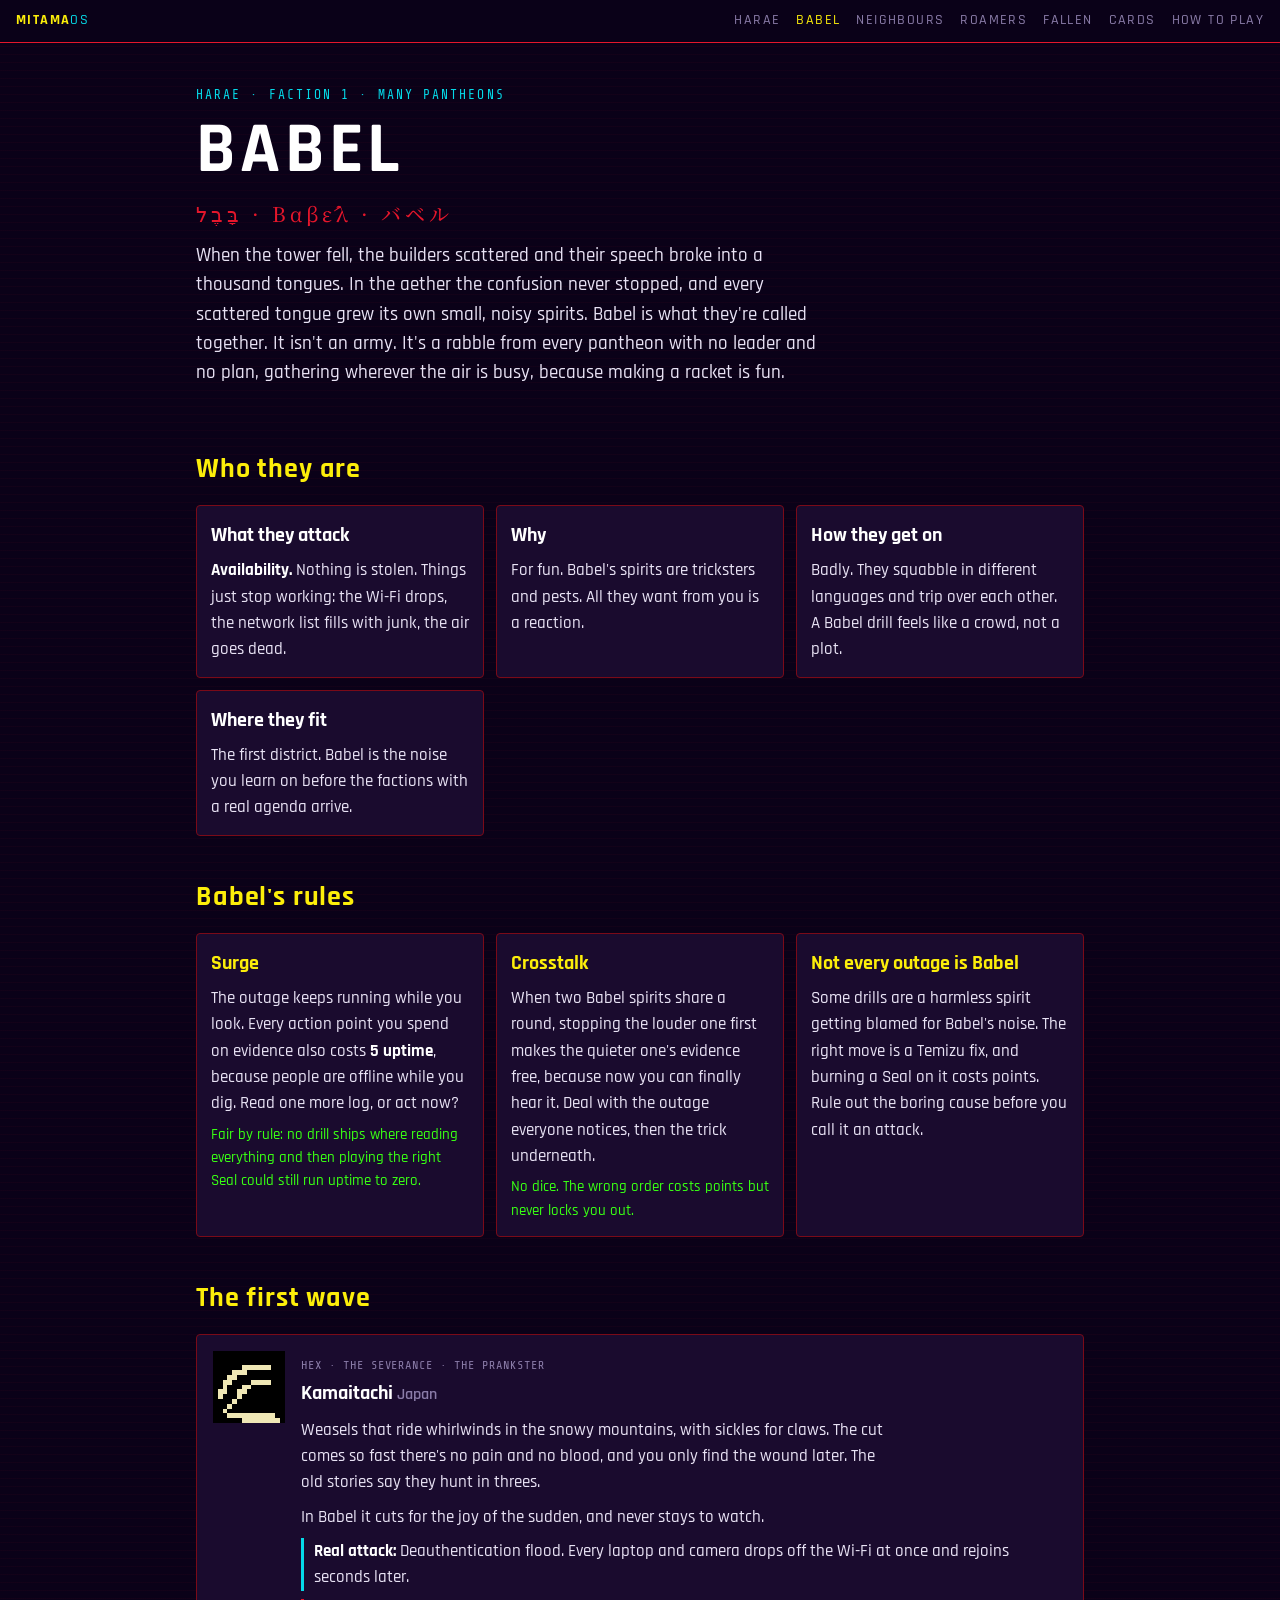
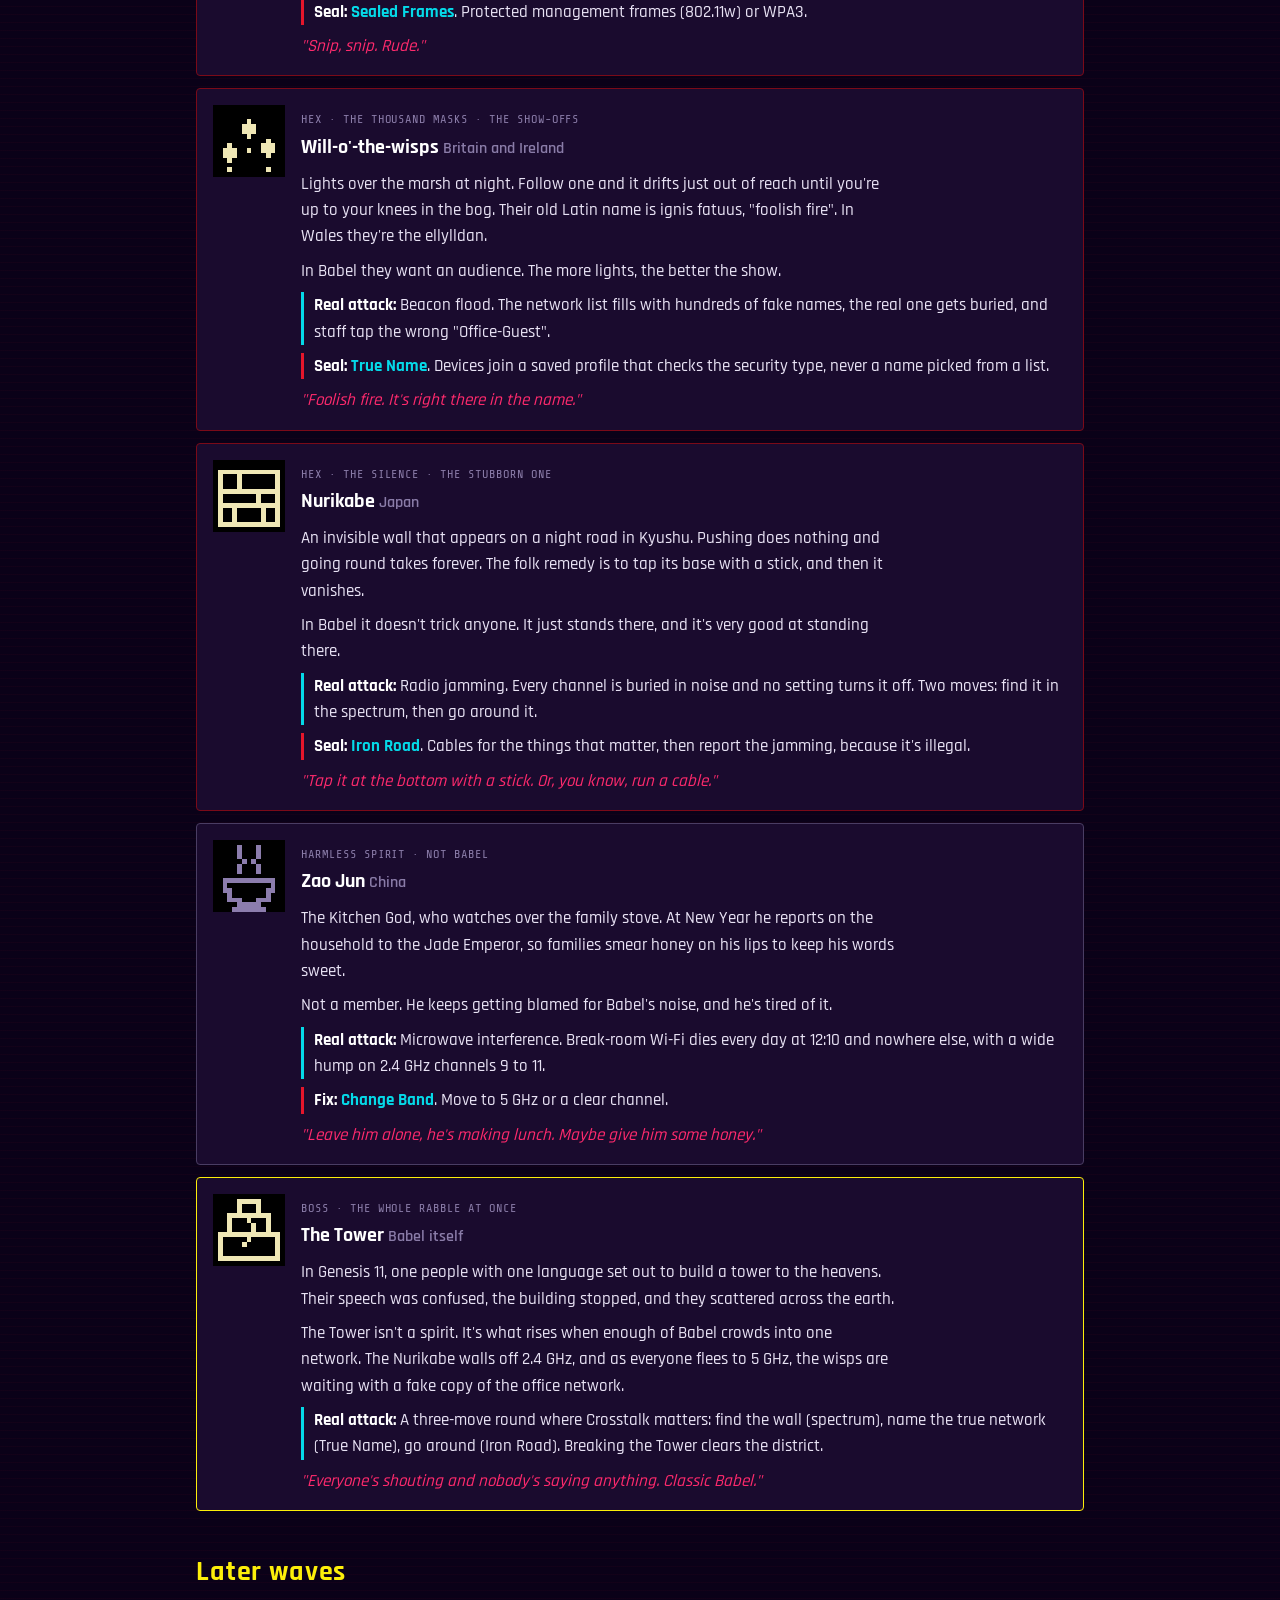
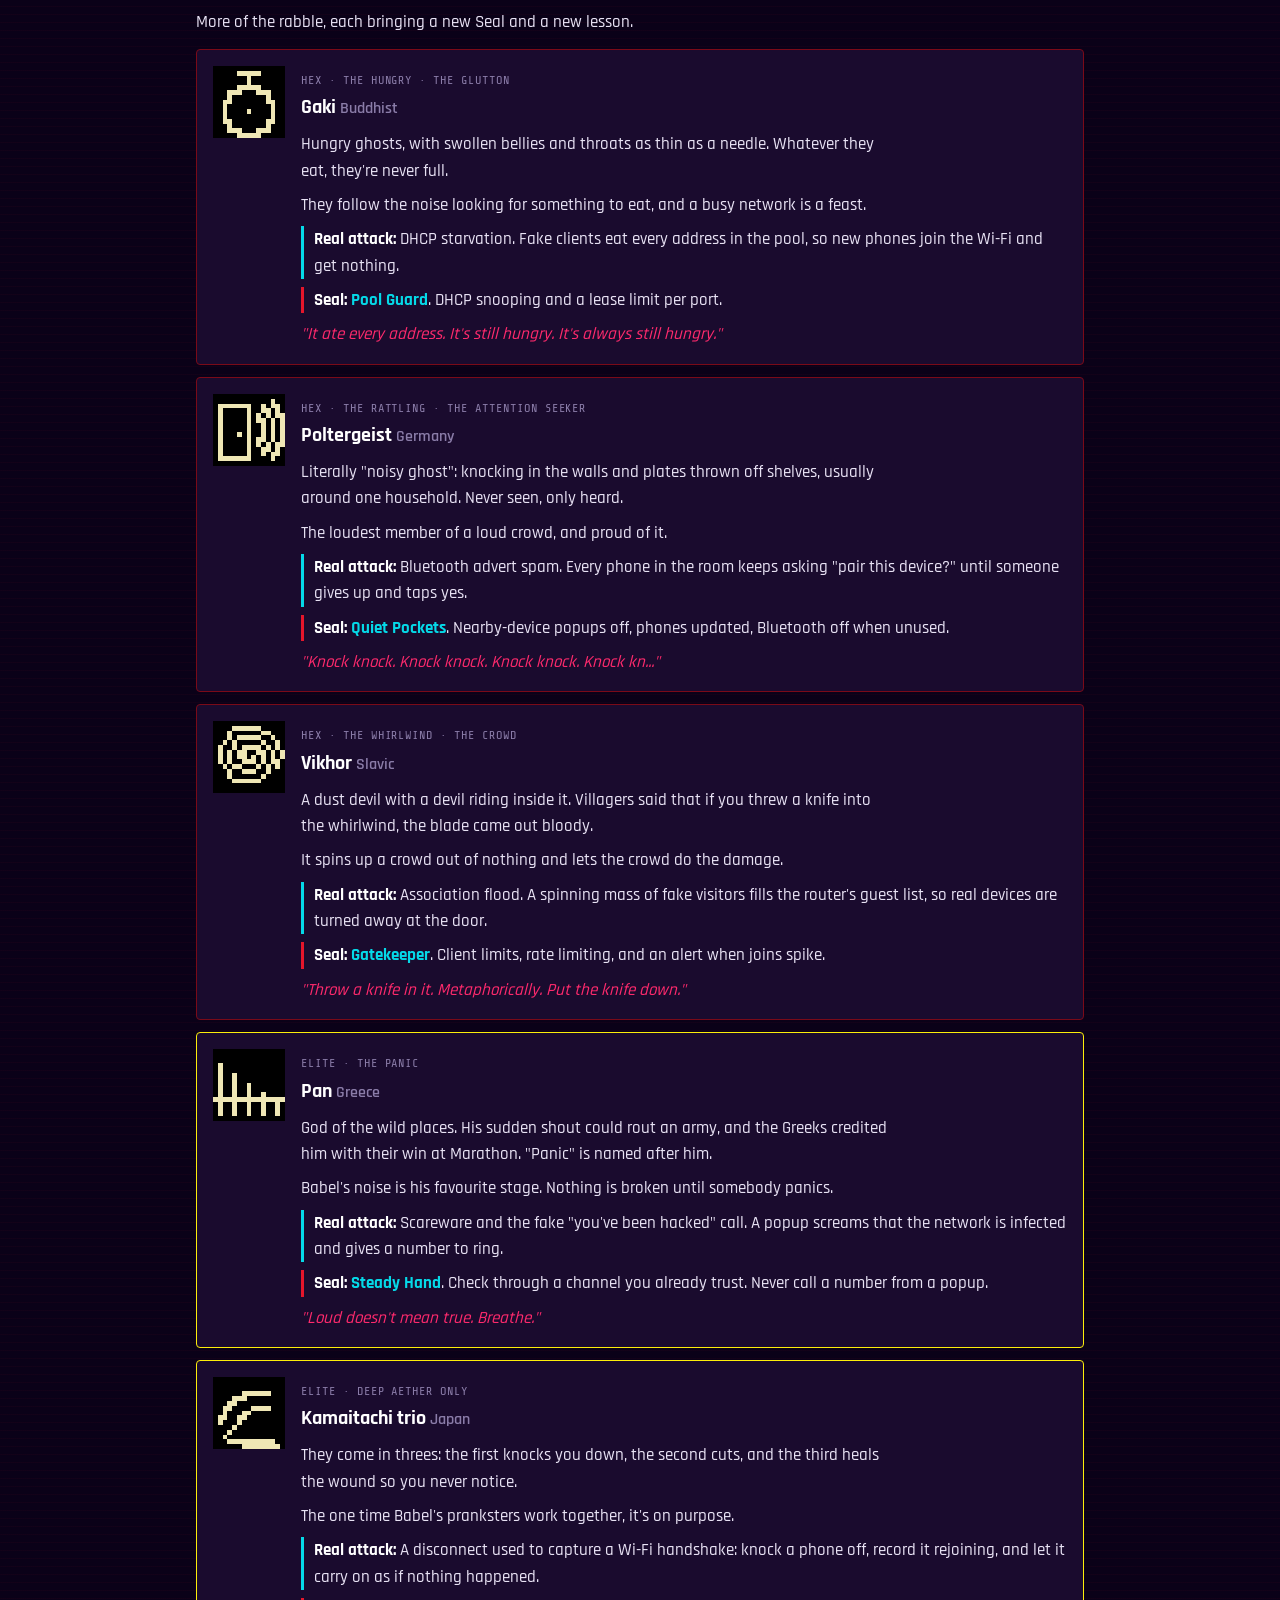
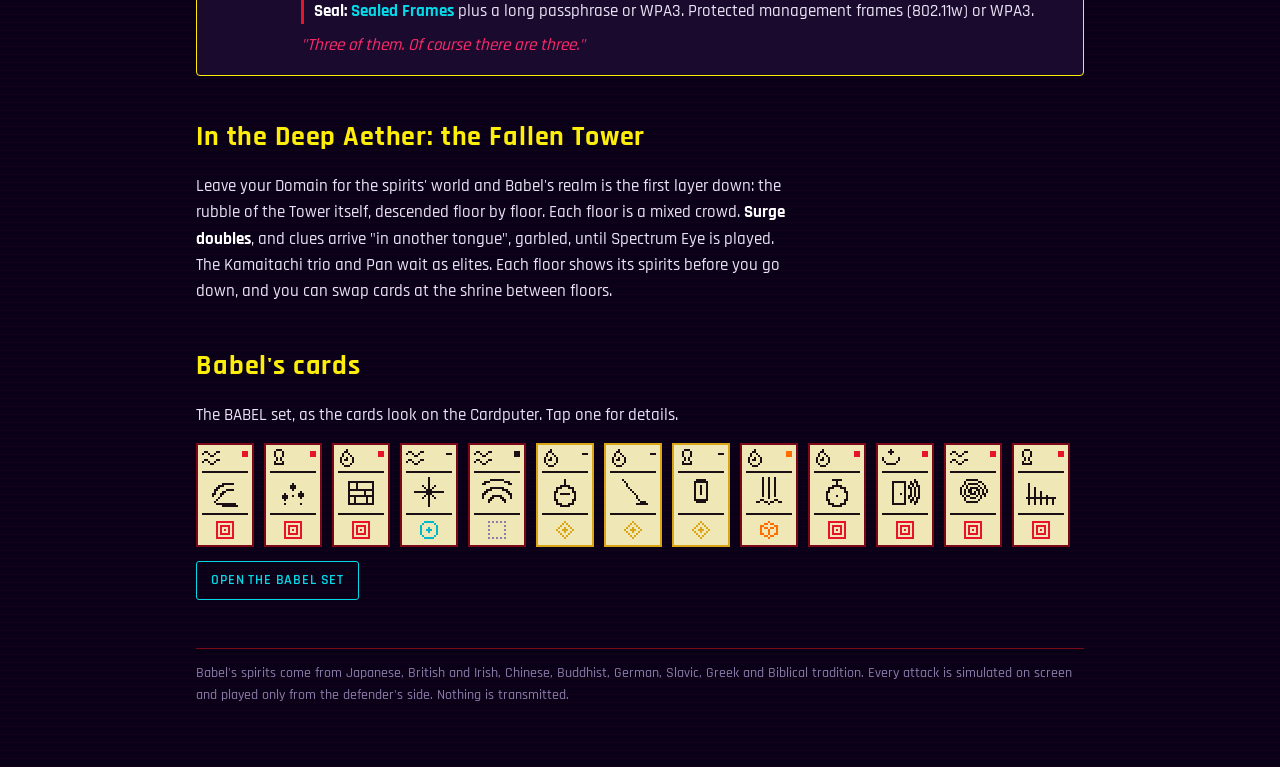
<file: docs/harae/babel.html>
<!doctype html>
<html lang="en">
<head>
<meta charset="utf-8">
<meta name="viewport" content="width=device-width, initial-scale=1">
<title>Harae: Babel</title>
<meta name="description" content="Babel, the first faction of Harae: a rabble of noisy lesser spirits from every pantheon, attacking your network's availability just for fun.">
<link rel="preconnect" href="https://fonts.googleapis.com">
<link rel="preconnect" href="https://fonts.gstatic.com" crossorigin>
<link href="https://fonts.googleapis.com/css2?family=Rajdhani:wght@500;600;700&family=Share+Tech+Mono&family=Noto+Serif+JP:wght@900&display=swap" rel="stylesheet">
<link rel="stylesheet" href="harae.css">
<style>
.tongues{font-family:'Noto Serif JP',serif;color:var(--red);font-size:20px;letter-spacing:.2em}
.spirit{display:grid;grid-template-columns:72px 1fr;gap:16px;background:var(--panel);border:1px solid var(--red-dim);border-radius:4px;padding:16px}
.spirit canvas{width:72px;height:72px}
.spirit .body{display:flex;flex-direction:column;gap:8px;min-width:0}
.spirit .real{border-left:3px solid var(--cyan);padding-left:10px;color:var(--text)}
.spirit .seal{border-left:3px solid var(--red);padding-left:10px;color:var(--text)}
.spirit.boss{border-color:var(--yellow)}
.spirit.harmless{border-color:#4a3d63}
.rules{display:grid;grid-template-columns:repeat(auto-fit,minmax(260px,1fr));gap:12px}
.rules .box h3{color:var(--yellow)}
.fair{color:var(--green);font-size:15px}
.strip{display:flex;flex-wrap:wrap;gap:10px}
.strip a{display:block;line-height:0}
.strip canvas{width:58px;height:104px}
@media (max-width:520px){.spirit{grid-template-columns:1fr}.spirit canvas{width:60px;height:60px}}
</style>
</head>
<body>
<nav><a class="home" href="../index.html"><b>Mitama</b>OS</a><span class="links"><a href="index.html">Harae</a><a href="babel.html" aria-current="page">Babel</a><a href="neighbours.html">Neighbours</a><a href="roamers.html">Roamers</a><a href="fallen.html">Fallen</a><a href="cards.html">Cards</a><a href="../harae.html">How to play</a></span></nav>
<div class="wrap">

<header class="hero">
  <span class="kicker">Harae · faction 1 · many pantheons</span>
  <h1>BABEL</h1>
  <span class="tongues">בָּבֶל · Βαβέλ · バベル</span>
  <p>When the tower fell, the builders scattered and their speech broke into a thousand tongues. In the aether the confusion never stopped, and every scattered tongue grew its own small, noisy spirits. Babel is what they're called together. It isn't an army. It's a rabble from every pantheon with no leader and no plan, gathering wherever the air is busy, because making a racket is fun.</p>
</header>

<section>
  <h2>Who they are</h2>
  <div class="grid">
    <div class="box"><h3>What they attack</h3><p class="txt"><b>Availability.</b> Nothing is stolen. Things just stop working: the Wi-Fi drops, the network list fills with junk, the air goes dead.</p></div>
    <div class="box"><h3>Why</h3><p class="txt">For fun. Babel's spirits are tricksters and pests. All they want from you is a reaction.</p></div>
    <div class="box"><h3>How they get on</h3><p class="txt">Badly. They squabble in different languages and trip over each other. A Babel drill feels like a crowd, not a plot.</p></div>
    <div class="box"><h3>Where they fit</h3><p class="txt">The first district. Babel is the noise you learn on before the factions with a real agenda arrive.</p></div>
  </div>
</section>

<section>
  <h2>Babel's rules</h2>
  <div class="rules">
    <div class="box"><h3>Surge</h3><p class="txt">The outage keeps running while you look. Every action point you spend on evidence also costs <b>5 uptime</b>, because people are offline while you dig. Read one more log, or act now?</p><p class="fair">Fair by rule: no drill ships where reading everything and then playing the right Seal could still run uptime to zero.</p></div>
    <div class="box"><h3>Crosstalk</h3><p class="txt">When two Babel spirits share a round, stopping the louder one first makes the quieter one's evidence free, because now you can finally hear it. Deal with the outage everyone notices, then the trick underneath.</p><p class="fair">No dice. The wrong order costs points but never locks you out.</p></div>
    <div class="box"><h3>Not every outage is Babel</h3><p class="txt">Some drills are a harmless spirit getting blamed for Babel's noise. The right move is a Temizu fix, and burning a Seal on it costs points. Rule out the boring cause before you call it an attack.</p></div>
  </div>
</section>

<section>
  <h2>The first wave</h2>
  <div id="wave1" style="display:flex;flex-direction:column;gap:12px"></div>
</section>

<section>
  <h2>Later waves</h2>
  <p class="txt">More of the rabble, each bringing a new Seal and a new lesson.</p>
  <div id="wave2" style="display:flex;flex-direction:column;gap:12px"></div>
</section>

<section>
  <h2>In the Deep Aether: the Fallen Tower</h2>
  <p class="txt">Leave your Domain for the spirits' world and Babel's realm is the first layer down: the rubble of the Tower itself, descended floor by floor. Each floor is a mixed crowd. <b>Surge doubles</b>, and clues arrive "in another tongue", garbled, until Spectrum Eye is played. The Kamaitachi trio and Pan wait as elites. Each floor shows its spirits before you go down, and you can swap cards at the shrine between floors.</p>
</section>

<section>
  <h2>Babel's cards</h2>
  <p class="txt">The BABEL set, as the cards look on the Cardputer. Tap one for details.</p>
  <div class="strip" id="strip"></div>
  <p><a class="btn" href="cards.html?set=BABEL">Open the Babel set</a></p>
</section>

<footer>Babel's spirits come from Japanese, British and Irish, Chinese, Buddhist, German, Slavic, Greek and Biblical tradition. Every attack is simulated on screen and played only from the defender's side. Nothing is transmitted.</footer>
</div>
<script src="ofuda.js"></script>
<script>
(function(){const O=window.Ofuda;
const S=[
 {w:1,sp:"kamaitachi",name:"Kamaitachi",from:"Japan",tag:"Hex · The Severance · the prankster",
  lore:"Weasels that ride whirlwinds in the snowy mountains, with sickles for claws. The cut comes so fast there's no pain and no blood, and you only find the wound later. The old stories say they hunt in threes.",
  babel:"In Babel it cuts for the joy of the sudden, and never stays to watch.",
  real:"Deauthentication flood. Every laptop and camera drops off the Wi-Fi at once and rejoins seconds later.",card:"frames",q:"Snip, snip. Rude."},
 {w:1,sp:"wisps",name:"Will-o'-the-wisps",from:"Britain and Ireland",tag:"Hex · The Thousand Masks · the show-offs",
  lore:"Lights over the marsh at night. Follow one and it drifts just out of reach until you're up to your knees in the bog. Their old Latin name is ignis fatuus, \"foolish fire\". In Wales they're the ellylldan.",
  babel:"In Babel they want an audience. The more lights, the better the show.",
  real:"Beacon flood. The network list fills with hundreds of fake names, the real one gets buried, and staff tap the wrong \"Office-Guest\".",card:"truename",q:"Foolish fire. It's right there in the name."},
 {w:1,sp:"nurikabe",name:"Nurikabe",from:"Japan",tag:"Hex · The Silence · the stubborn one",
  lore:"An invisible wall that appears on a night road in Kyushu. Pushing does nothing and going round takes forever. The folk remedy is to tap its base with a stick, and then it vanishes.",
  babel:"In Babel it doesn't trick anyone. It just stands there, and it's very good at standing there.",
  real:"Radio jamming. Every channel is buried in noise and no setting turns it off. Two moves: find it in the spectrum, then go around it.",card:"ironroad",q:"Tap it at the bottom with a stick. Or, you know, run a cable."},
 {w:1,sp:"zaojun",name:"Zao Jun",from:"China",tag:"Harmless spirit · not Babel",cls:"harmless",
  lore:"The Kitchen God, who watches over the family stove. At New Year he reports on the household to the Jade Emperor, so families smear honey on his lips to keep his words sweet.",
  babel:"Not a member. He keeps getting blamed for Babel's noise, and he's tired of it.",
  real:"Microwave interference. Break-room Wi-Fi dies every day at 12:10 and nowhere else, with a wide hump on 2.4 GHz channels 9 to 11.",card:"band",q:"Leave him alone, he's making lunch. Maybe give him some honey."},
 {w:1,sp:"tower",name:"The Tower",from:"Babel itself",tag:"Boss · the whole rabble at once",cls:"boss",
  lore:"In Genesis 11, one people with one language set out to build a tower to the heavens. Their speech was confused, the building stopped, and they scattered across the earth.",
  babel:"The Tower isn't a spirit. It's what rises when enough of Babel crowds into one network. The Nurikabe walls off 2.4 GHz, and as everyone flees to 5 GHz, the wisps are waiting with a fake copy of the office network.",
  real:"A three-move round where Crosstalk matters: find the wall (spectrum), name the true network (True Name), go around (Iron Road). Breaking the Tower clears the district.",card:null,q:"Everyone's shouting and nobody's saying anything. Classic Babel."},
 {w:2,sp:"gaki",name:"Gaki",from:"Buddhist",tag:"Hex · The Hungry · the glutton",
  lore:"Hungry ghosts, with swollen bellies and throats as thin as a needle. Whatever they eat, they're never full.",
  babel:"They follow the noise looking for something to eat, and a busy network is a feast.",
  real:"DHCP starvation. Fake clients eat every address in the pool, so new phones join the Wi-Fi and get nothing.",card:"pool",q:"It ate every address. It's still hungry. It's always still hungry."},
 {w:2,sp:"poltergeist",name:"Poltergeist",from:"Germany",tag:"Hex · The Rattling · the attention seeker",
  lore:"Literally \"noisy ghost\": knocking in the walls and plates thrown off shelves, usually around one household. Never seen, only heard.",
  babel:"The loudest member of a loud crowd, and proud of it.",
  real:"Bluetooth advert spam. Every phone in the room keeps asking \"pair this device?\" until someone gives up and taps yes.",card:"quiet",q:"Knock knock. Knock knock. Knock knock. Knock kn..."},
 {w:2,sp:"vikhor",name:"Vikhor",from:"Slavic",tag:"Hex · The Whirlwind · the crowd",
  lore:"A dust devil with a devil riding inside it. Villagers said that if you threw a knife into the whirlwind, the blade came out bloody.",
  babel:"It spins up a crowd out of nothing and lets the crowd do the damage.",
  real:"Association flood. A spinning mass of fake visitors fills the router's guest list, so real devices are turned away at the door.",card:"gatekeeper",q:"Throw a knife in it. Metaphorically. Put the knife down."},
 {w:2,sp:"pan",name:"Pan",from:"Greece",tag:"Elite · The Panic",cls:"boss",
  lore:"God of the wild places. His sudden shout could rout an army, and the Greeks credited him with their win at Marathon. \"Panic\" is named after him.",
  babel:"Babel's noise is his favourite stage. Nothing is broken until somebody panics.",
  real:"Scareware and the fake \"you've been hacked\" call. A popup screams that the network is infected and gives a number to ring.",card:"steady",q:"Loud doesn't mean true. Breathe."},
 {w:2,sp:"kamaitachi",name:"Kamaitachi trio",from:"Japan",tag:"Elite · Deep Aether only",cls:"boss",
  lore:"They come in threes: the first knocks you down, the second cuts, and the third heals the wound so you never notice.",
  babel:"The one time Babel's pranksters work together, it's on purpose.",
  real:"A disconnect used to capture a Wi-Fi handshake: knock a phone off, record it rejoining, and let it carry on as if nothing happened.",card:"frames",extra:" plus a long passphrase or WPA3",q:"Three of them. Of course there are three."}
];
for(const s of S){const d=document.createElement("article");d.className="spirit"+(s.cls?" "+s.cls:"");const c=s.card&&O.card(s.card);
  const seal=c?`<p class="seal"><b>${c.kind==="seal"?"Seal":"Fix"}: <a href="cards.html#${c.id}">${c.name}</a></b>${s.extra||""}. ${c.real}</p>`:"";
  d.innerHTML=`<canvas class="px" width="60" height="60"></canvas><div class="body"><div><span class="tag">${s.tag}</span><h3>${s.name} <span style="color:var(--dim);font-weight:600;font-size:16px">${s.from}</span></h3></div>
   <p class="txt">${s.lore}</p><p class="txt">${s.babel}</p><p class="real"><b>Real attack:</b> ${s.real}</p>${seal}<p class="quote">"${s.q}"</p></div>`;
  document.getElementById(s.w===1?"wave1":"wave2").appendChild(d);const x=d.querySelector("canvas").getContext("2d");x.fillStyle="#000";x.fillRect(0,0,60,60);O.spirit(x,s.sp,0,0,s.cls==="harmless"?"#8c7dad":"#efe7b5",4)}
const st=document.getElementById("strip");
for(const c of O.CARDS.filter(c=>c.set==="BABEL")){const a=document.createElement("a");a.href="cards.html#"+c.id;a.title=c.name;const cv=document.createElement("canvas");cv.className="px";cv.width=58;cv.height=104;cv.style.background="transparent";a.appendChild(cv);st.appendChild(a);O.slipS(cv.getContext("2d"),0,0,c,2,false)}
})();
</script>
</body>
</html>
</file>
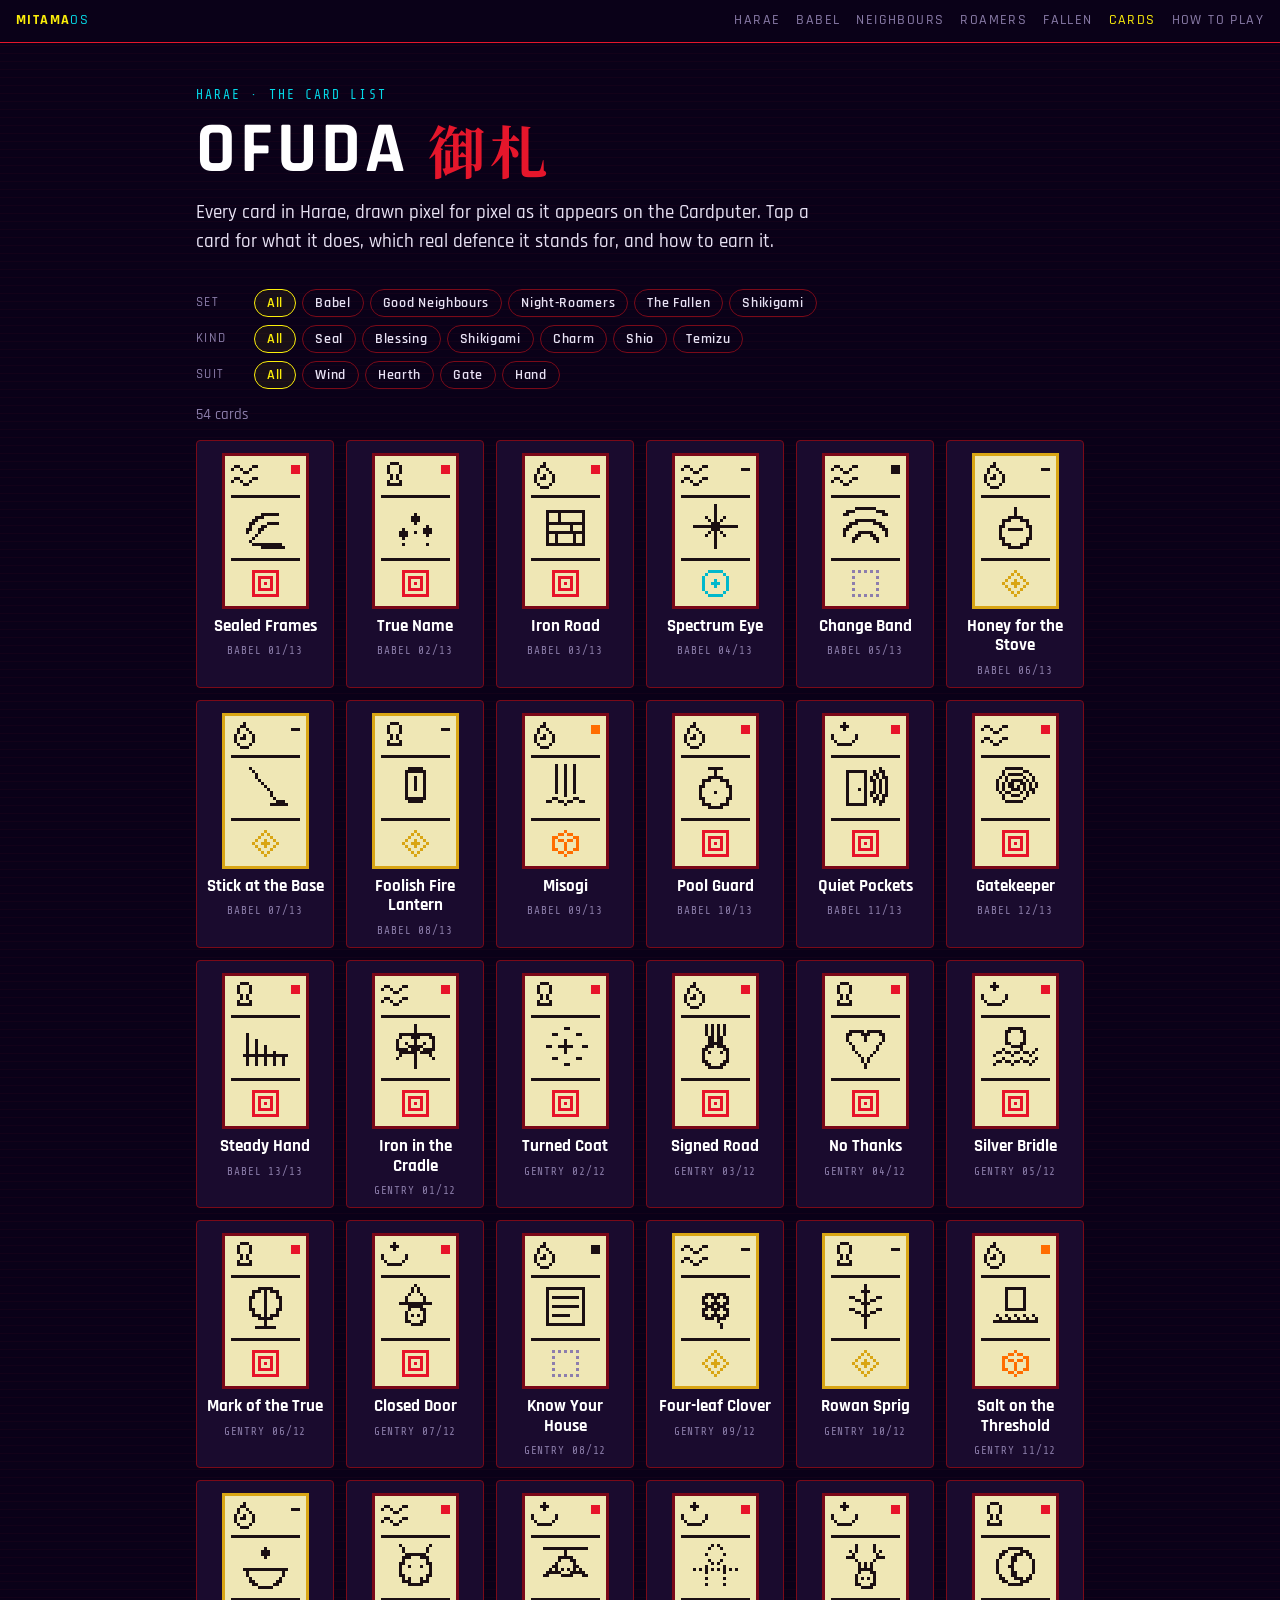
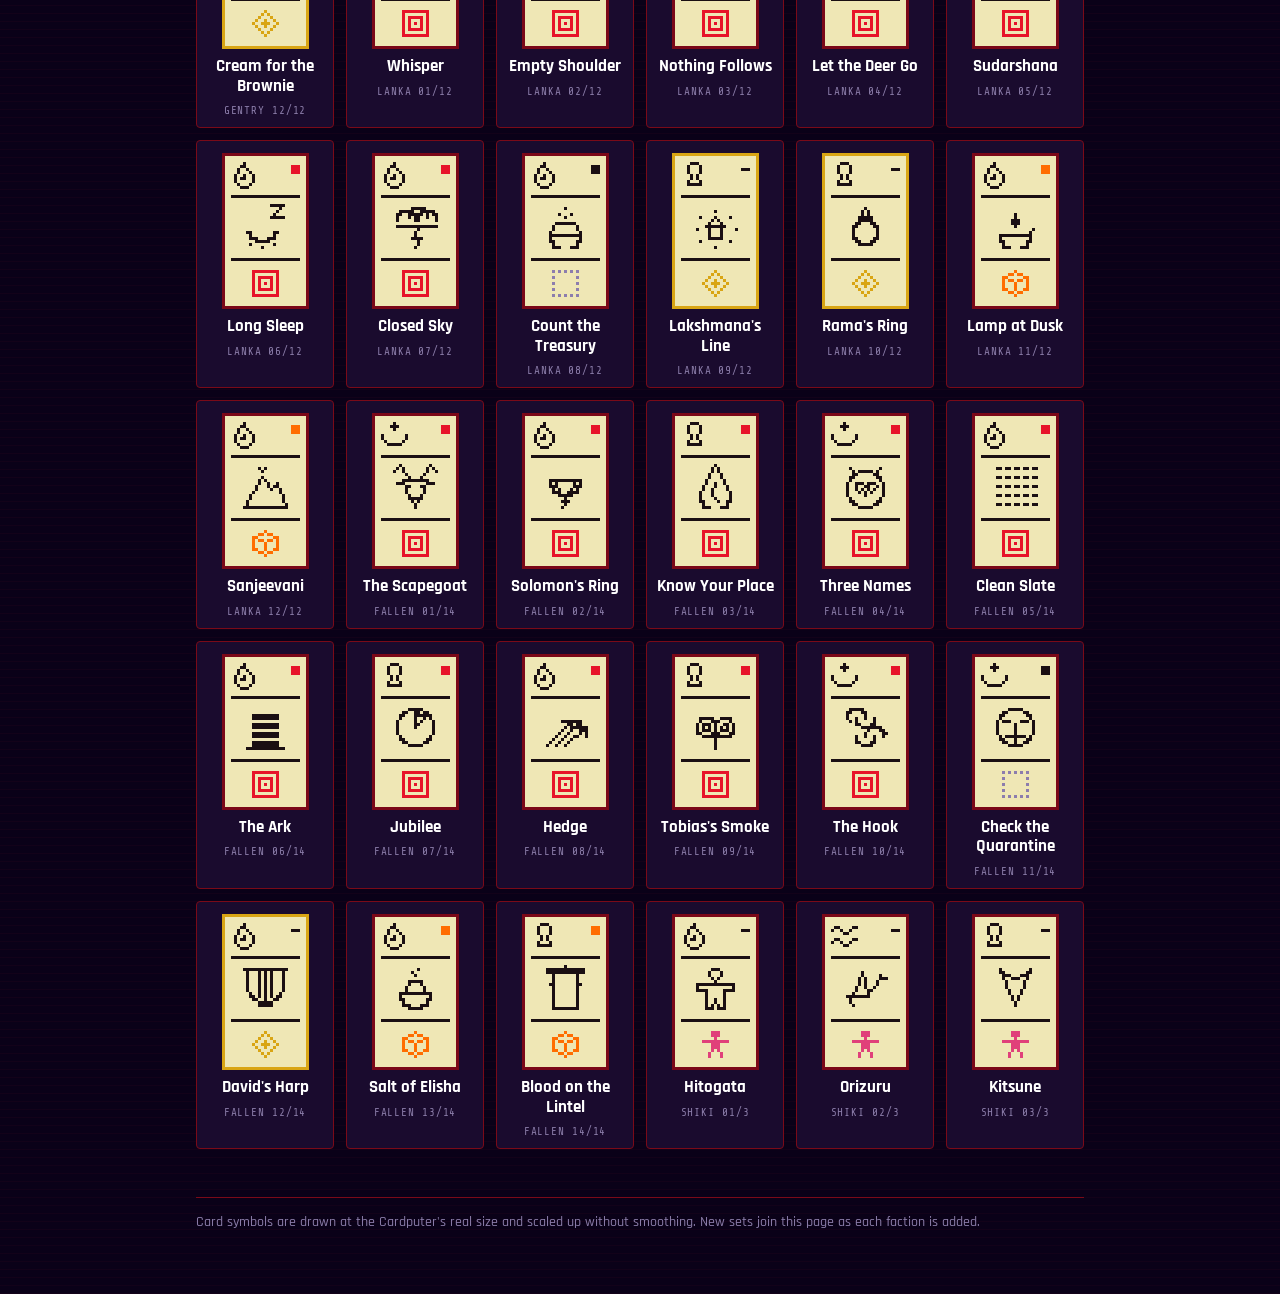
<file: docs/harae/cards.html>
<!doctype html>
<html lang="en">
<head>
<meta charset="utf-8">
<meta name="viewport" content="width=device-width, initial-scale=1">
<title>Harae Cards</title>
<meta name="description" content="Every ofuda card in Harae, the card game in MitamaOS, drawn as it appears on the Cardputer.">
<link rel="preconnect" href="https://fonts.googleapis.com">
<link rel="preconnect" href="https://fonts.gstatic.com" crossorigin>
<link href="https://fonts.googleapis.com/css2?family=Rajdhani:wght@500;600;700&family=Share+Tech+Mono&family=Noto+Serif+JP:wght@900&display=swap" rel="stylesheet">
<link rel="stylesheet" href="harae.css">
<style>
.filters{display:flex;flex-direction:column;gap:8px}
.frow{display:flex;flex-wrap:wrap;gap:6px;align-items:center}
.frow .lab{color:var(--dim);font-size:13px;letter-spacing:.1em;text-transform:uppercase;width:52px}
.chip{font:600 14px 'Rajdhani',sans-serif;letter-spacing:.05em;background:transparent;color:var(--text);border:1px solid var(--red-dim);border-radius:999px;padding:4px 12px;cursor:pointer}
.chip[aria-pressed="true"]{border-color:var(--yellow);color:var(--yellow);background:rgba(252,238,10,.06)}
.gal{display:grid;grid-template-columns:repeat(auto-fill,minmax(118px,1fr));gap:12px}
.tile{background:var(--panel);border:1px solid var(--red-dim);border-radius:4px;padding:12px 8px 10px;display:flex;flex-direction:column;align-items:center;gap:8px;cursor:pointer;color:inherit;font:inherit;text-align:center}
.tile:hover,.tile:focus-visible{border-color:var(--yellow);outline:none;background:#24103d}
.tile canvas{width:87px;height:156px}
.tile .nm{font-weight:700;line-height:1.15}
.tile .no{font:11px 'Share Tech Mono',monospace;color:var(--dim);letter-spacing:.08em}
.count{color:var(--dim);font-size:15px}
dialog{background:var(--bg);color:#fff;border:1px solid var(--red);border-radius:6px;padding:0;max-width:min(680px,calc(100vw - 24px));width:100%}
dialog::backdrop{background:rgba(5,0,12,.8)}
.det{display:grid;grid-template-columns:auto 1fr;gap:20px;padding:20px}
.det canvas{width:145px;height:260px}
.det .info{display:flex;flex-direction:column;gap:10px;min-width:0}
.det h2{font-size:30px}
.facts{display:grid;grid-template-columns:auto 1fr;gap:4px 14px;font-size:16px}
.facts dt{color:var(--dim)}
.facts dd{margin:0;color:var(--text)}
.close{position:absolute;top:8px;right:10px;background:none;border:0;color:var(--dim);font-size:26px;cursor:pointer;line-height:1}
.views{display:flex;gap:6px}
@media (max-width:560px){.det{grid-template-columns:1fr;justify-items:center}.det .info{width:100%}}
</style>
</head>
<body>
<nav><a class="home" href="../index.html"><b>Mitama</b>OS</a><span class="links"><a href="index.html">Harae</a><a href="babel.html">Babel</a><a href="neighbours.html">Neighbours</a><a href="roamers.html">Roamers</a><a href="fallen.html">Fallen</a><a href="cards.html" aria-current="page">Cards</a><a href="../harae.html">How to play</a></span></nav>
<div class="wrap">

<header class="hero">
  <span class="kicker">Harae · the card list</span>
  <h1>OFUDA<span class="jp">御札</span></h1>
  <p>Every card in Harae, drawn pixel for pixel as it appears on the Cardputer. Tap a card for what it does, which real defence it stands for, and how to earn it.</p>
</header>

<section style="padding-top:12px">
  <div class="filters" id="filters"></div>
  <p class="count" id="count"></p>
  <div class="gal" id="gal"></div>
</section>

<footer>Card symbols are drawn at the Cardputer's real size and scaled up without smoothing. New sets join this page as each faction is added.</footer>
</div>

<dialog id="dlg"><div style="position:relative"><button class="close" id="x" aria-label="Close">×</button><div class="det">
  <div style="display:flex;flex-direction:column;gap:8px;align-items:center"><canvas id="big" class="px" width="145" height="260" style="background:transparent"></canvas>
  <div class="views"><button class="chip" id="vf" aria-pressed="true">Front</button><button class="chip" id="vb" aria-pressed="false">Back</button></div></div>
  <div class="info"><span class="tag" id="dno"></span><h2 id="dname"></h2><p class="txt" id="deff"></p>
  <dl class="facts" id="dfacts"></dl></div>
</div></div></dialog>

<script src="ofuda.js"></script>
<script>
(function(){const O=window.Ofuda;const C=O.CARDS;
const sets=[...new Set(C.map(c=>c.set))];
const F={set:"all",kind:"all",suit:"all"};
const q=new URLSearchParams(location.search);if(q.get("set")&&sets.includes(q.get("set").toUpperCase()))F.set=q.get("set").toUpperCase();
const nameOf={set:s=>O.SETS[s]||s,kind:k=>O.KINDS[k].name,suit:s=>O.SUITS[s].name};
const rows=[["set","Set",sets],["kind","Kind",Object.keys(O.KINDS)],["suit","Suit",Object.keys(O.SUITS)]];
const fe=document.getElementById("filters");
for(const [key,lab,vals] of rows){const r=document.createElement("div");r.className="frow";r.innerHTML=`<span class="lab">${lab}</span>`;
  for(const v of ["all",...vals]){const b=document.createElement("button");b.className="chip";b.textContent=v==="all"?"All":nameOf[key](v);b.dataset.k=key;b.dataset.v=v;b.setAttribute("aria-pressed",F[key]===v);
    b.onclick=()=>{F[key]=v;r.querySelectorAll(".chip").forEach(c=>c.setAttribute("aria-pressed",c.dataset.v===v));draw()};r.appendChild(b)}
  fe.appendChild(r)}
const gal=document.getElementById("gal");
function draw(){gal.innerHTML="";const list=C.filter(c=>(F.set==="all"||c.set===F.set)&&(F.kind==="all"||c.kind===F.kind)&&(F.suit==="all"||c.suit===F.suit));
  document.getElementById("count").textContent=list.length===1?"1 card":list.length+" cards";
  for(const c of list){const b=document.createElement("button");b.className="tile";b.innerHTML=`<canvas class="px" width="87" height="156" style="background:transparent"></canvas><span class="nm">${c.name}</span><span class="no">${c.set} ${String(c.no).padStart(2,"0")}/${c.of}</span>`;
    b.onclick=()=>{history.replaceState(null,"","#"+c.id);open(c)};gal.appendChild(b);O.slipS(b.querySelector("canvas").getContext("2d"),0,0,c,3,false)}}
const dlg=document.getElementById("dlg"),big=document.getElementById("big").getContext("2d");let cur=null;
function face(front){big.clearRect(0,0,145,260);if(front)O.slipS(big,0,0,cur,5,false);else O.back(big,0,0,5);
  document.getElementById("vf").setAttribute("aria-pressed",front);document.getElementById("vb").setAttribute("aria-pressed",!front)}
function open(c){cur=c;face(true);
  document.getElementById("dno").textContent=`${c.set} ${String(c.no).padStart(2,"0")}/${c.of}`+(c.wave>1?" · later wave":"");
  document.getElementById("dname").textContent=c.name;document.getElementById("deff").textContent=c.effect;
  const k=O.KINDS[c.kind],s=O.SUITS[c.suit];
  const facts=[["Kind",k.name+(c.kind==="charm"?" (worn)":c.kind==="shio"?" (thrown once)":"")],["Suit",s.name+", "+s.desc.split(":")[0].toLowerCase()],c.kind==="shiki"?["Style",c.style+", Deep Aether partner"]:["Cost",c.cost===0?"Free":c.cost+" action point"+(c.cost>1?"s":"")],
    c.centre?[c.kind==="seal"?"Binds":"Sigil",c.centre+(c.pantheon?" ("+c.pantheon+")":"")]:null,["Real defence",c.real],["Earned",c.earn]].filter(Boolean);
  document.getElementById("dfacts").innerHTML=facts.map(([a,b])=>`<dt>${a}</dt><dd>${b}</dd>`).join("");
  if(!dlg.open)dlg.showModal()}
document.getElementById("vf").onclick=()=>face(true);document.getElementById("vb").onclick=()=>face(false);
document.getElementById("x").onclick=()=>dlg.close();
dlg.addEventListener("click",e=>{if(e.target===dlg)dlg.close()});
dlg.addEventListener("close",()=>history.replaceState(null,"",location.pathname+location.search));
draw();
const h=location.hash.slice(1);if(h&&O.card(h))open(O.card(h));
})();
</script>
</body>
</html>
</file>
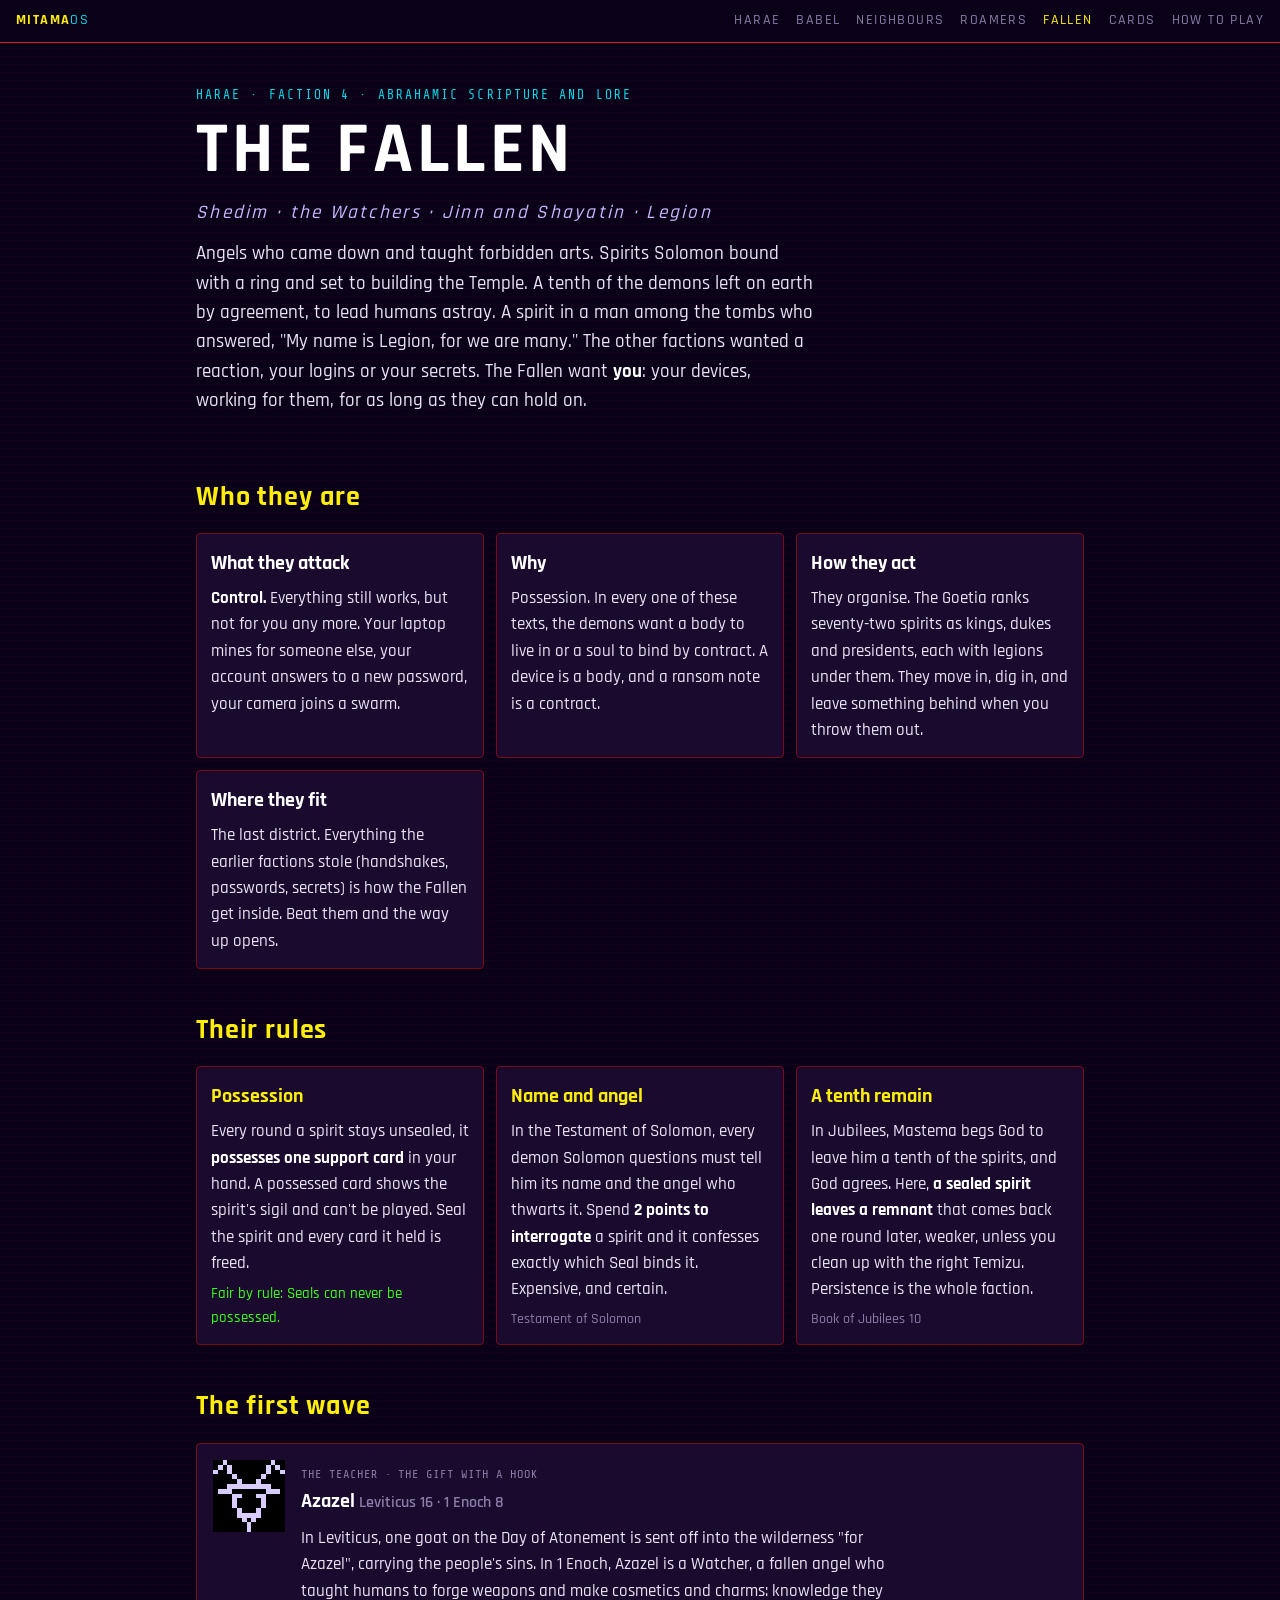
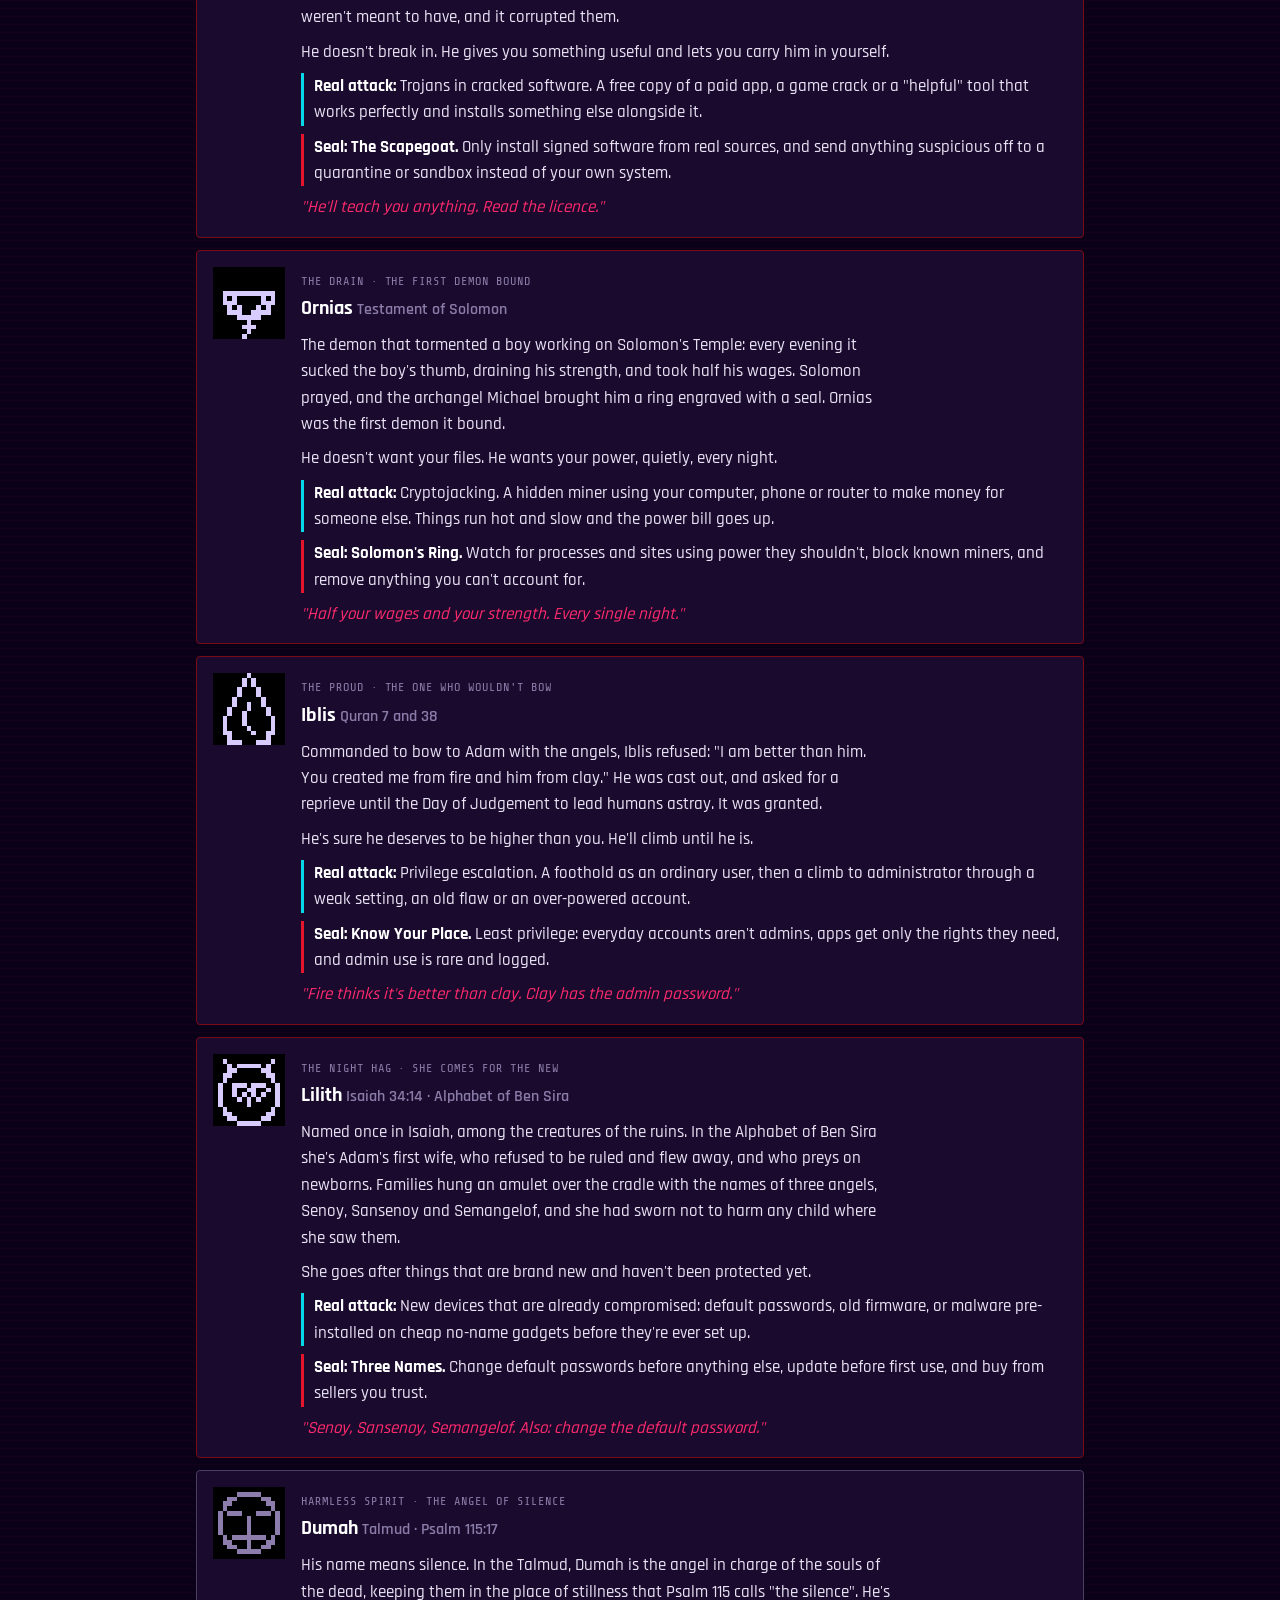
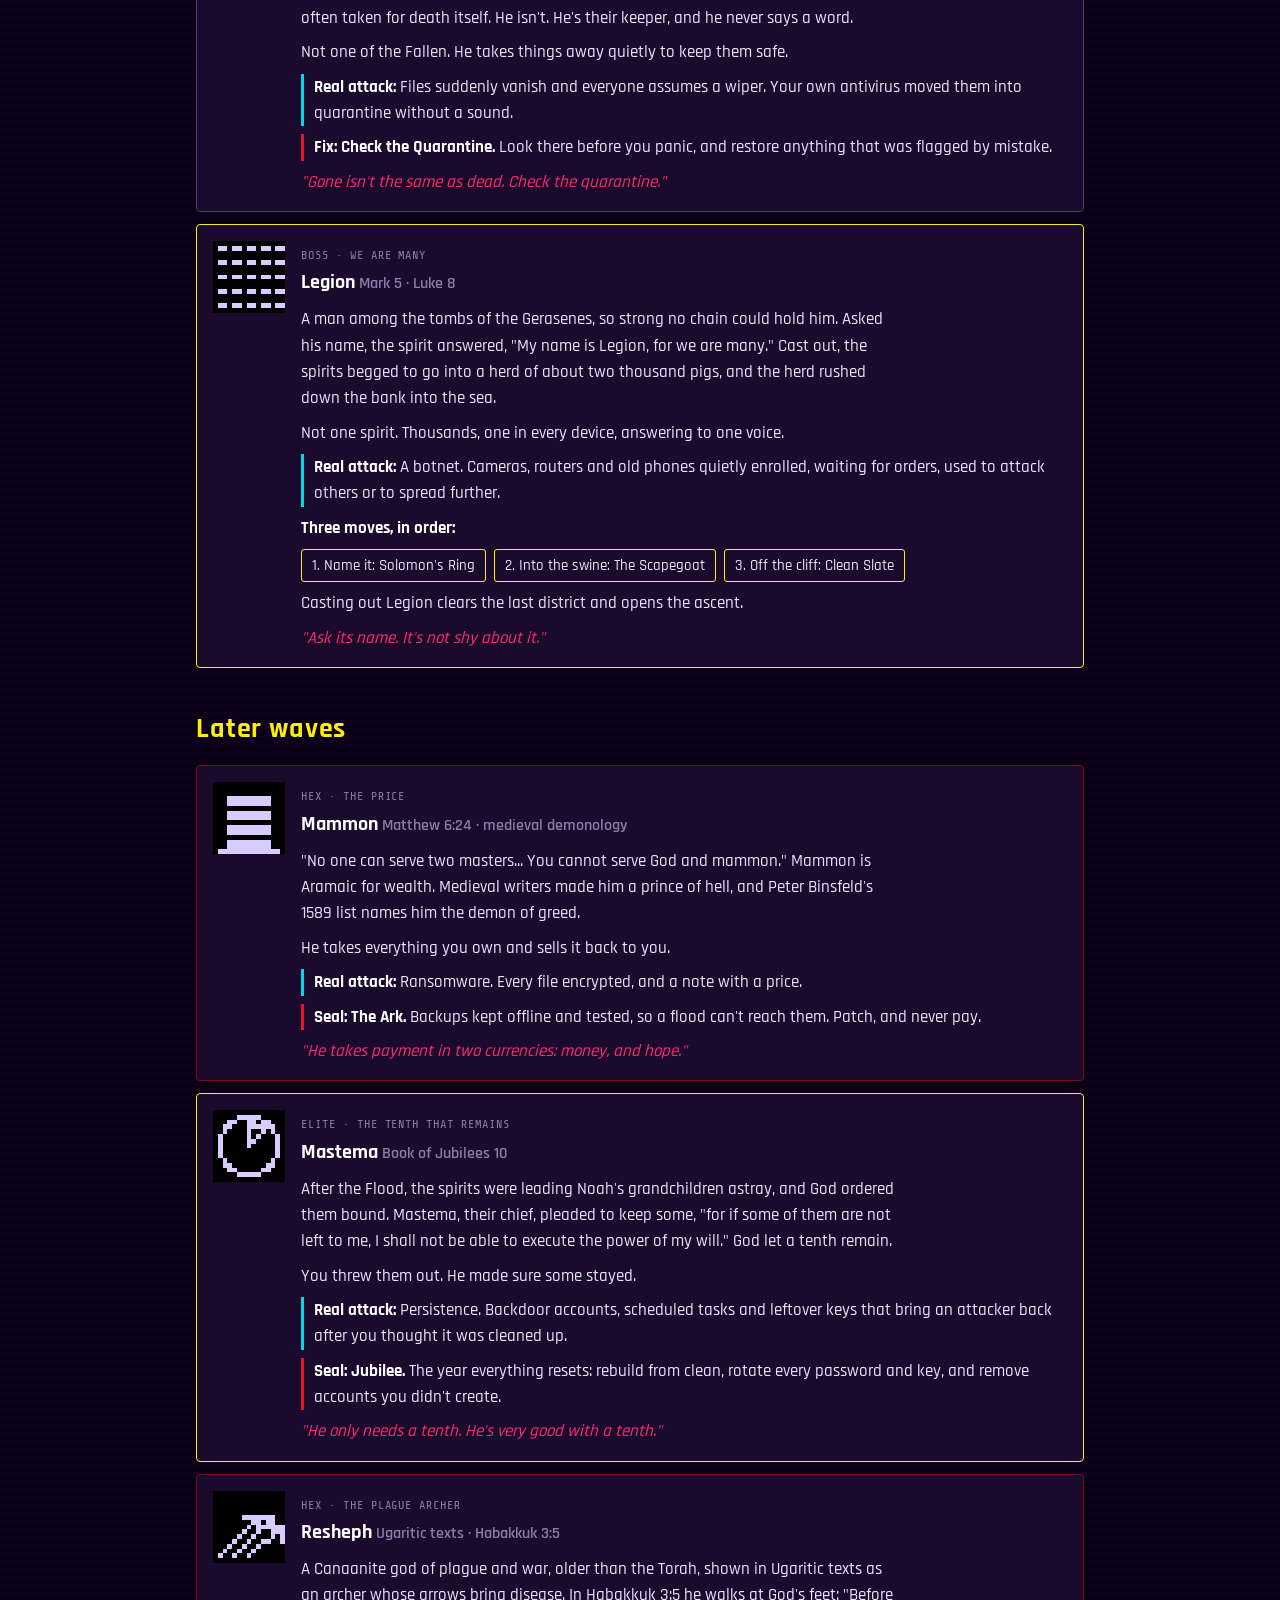
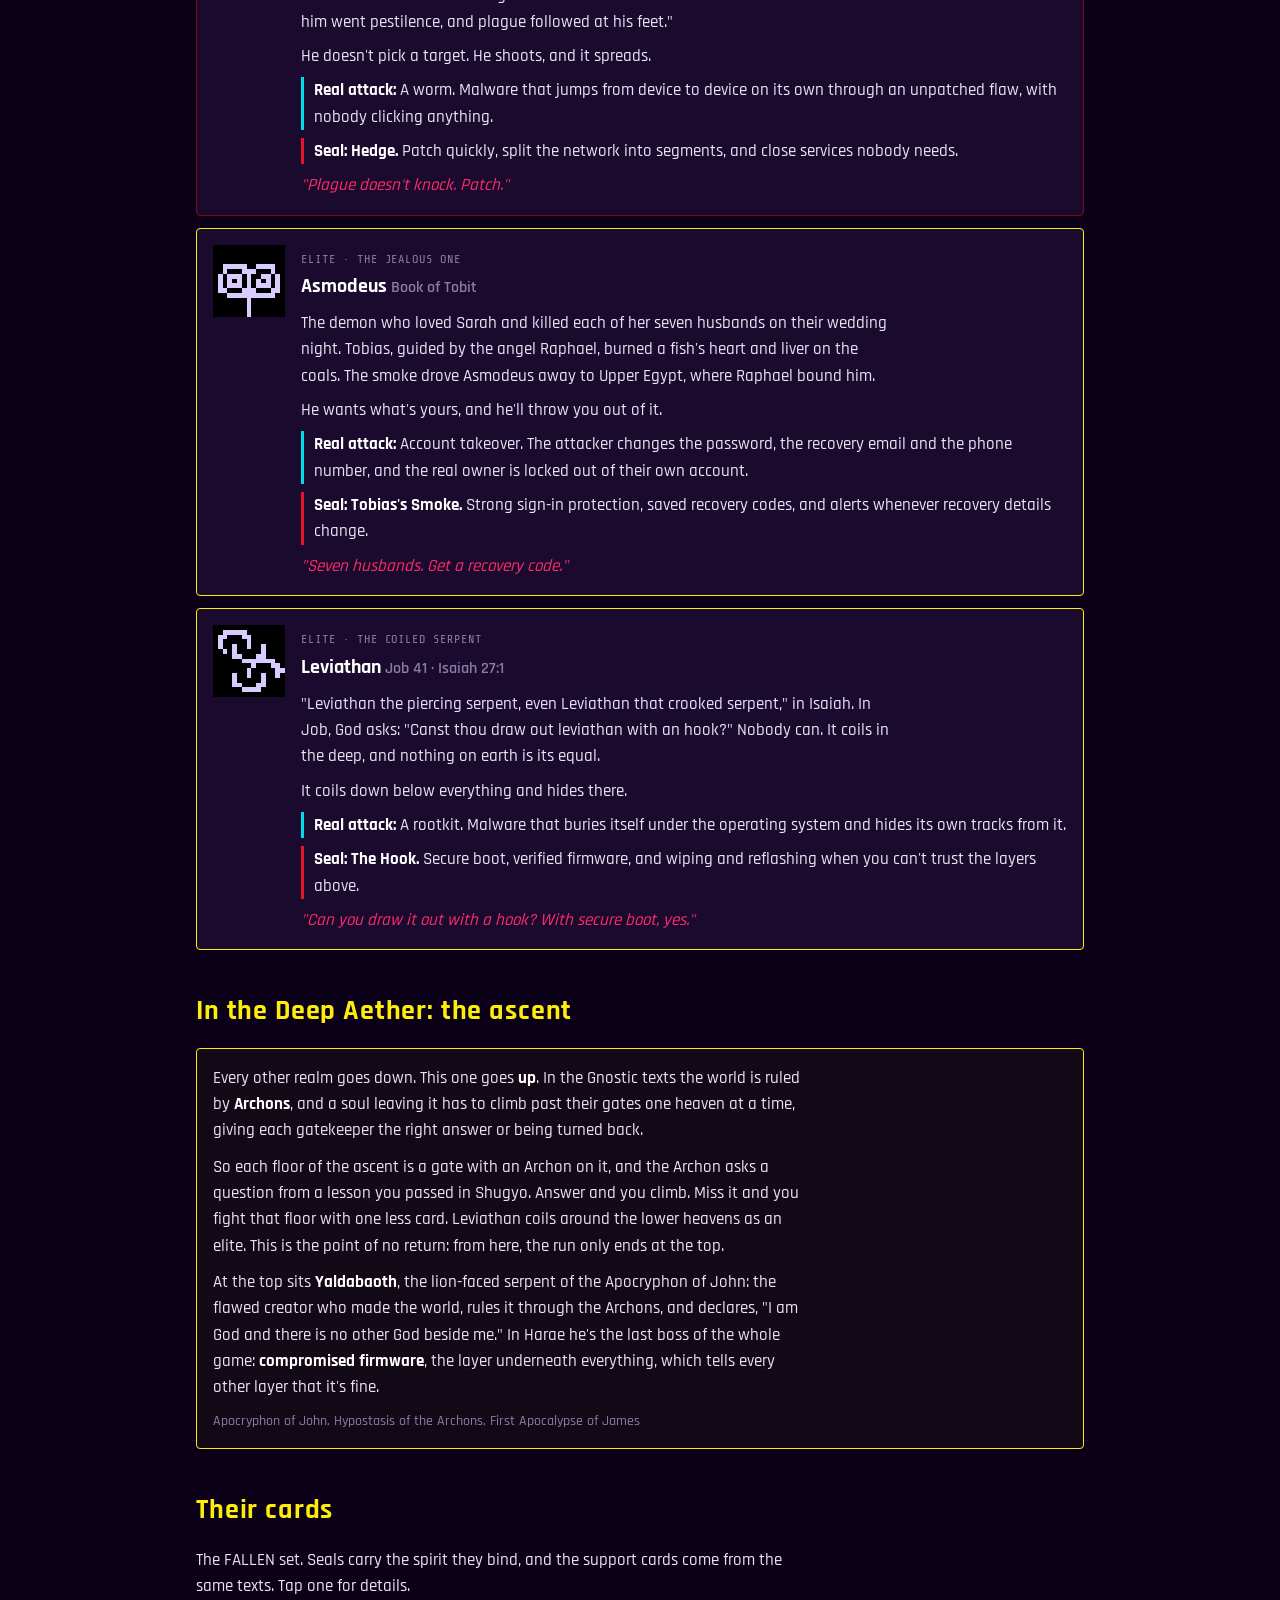
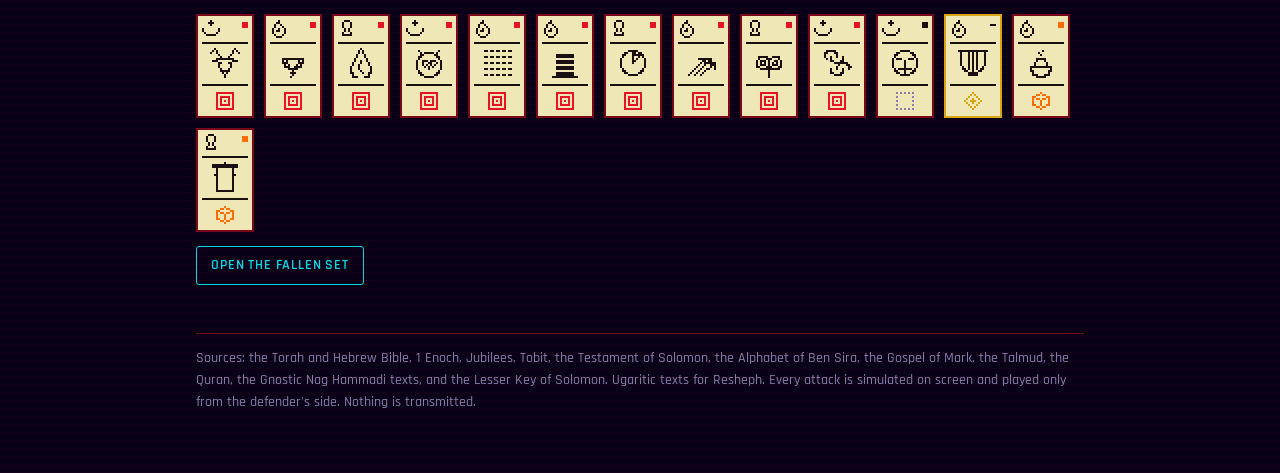
<file: docs/harae/fallen.html>
<!doctype html>
<html lang="en">
<head>
<meta charset="utf-8">
<meta name="viewport" content="width=device-width, initial-scale=1">
<title>Harae: The Fallen</title>
<meta name="description" content="The Fallen, the fourth faction of Harae: demons and fallen angels from the Torah, Enoch, Tobit, the Testament of Solomon, the Gospels, the Quran and the Gnostic texts, who want to own your devices.">
<link rel="preconnect" href="https://fonts.googleapis.com">
<link rel="preconnect" href="https://fonts.gstatic.com" crossorigin>
<link href="https://fonts.googleapis.com/css2?family=Rajdhani:wght@500;600;700&family=Share+Tech+Mono&family=Noto+Serif+JP:wght@900&display=swap" rel="stylesheet">
<link rel="stylesheet" href="harae.css">
<style>
.tongues{color:#c9b8ff;font-size:19px;letter-spacing:.12em;font-style:italic}
.spirit{display:grid;grid-template-columns:72px 1fr;gap:16px;background:var(--panel);border:1px solid var(--red-dim);border-radius:4px;padding:16px}
.spirit canvas{width:72px;height:72px}
.spirit .body{display:flex;flex-direction:column;gap:8px;min-width:0}
.spirit .real{border-left:3px solid var(--cyan);padding-left:10px;color:var(--text)}
.spirit .seal{border-left:3px solid var(--red);padding-left:10px;color:var(--text)}
.spirit.boss{border-color:var(--yellow)}
.spirit.harmless{border-color:#4a3d63}
.rules{display:grid;grid-template-columns:repeat(auto-fit,minmax(260px,1fr));gap:12px}
.rules .box h3{color:var(--yellow)}
.fair{color:var(--green);font-size:15px}
.draft{border:1px dashed var(--dim);color:var(--dim);padding:8px 12px;border-radius:4px;font-size:15px}
.cardrow{display:grid;grid-template-columns:60px 1fr;gap:14px;align-items:center;border-bottom:1px solid var(--red-dim);padding:10px 0}
.cardrow canvas{width:58px;height:104px}
.cardrow .k{font:12px 'Share Tech Mono',monospace;color:var(--dim);letter-spacing:.06em;text-transform:uppercase}
.strip{display:flex;flex-wrap:wrap;gap:10px}.strip a{display:block;line-height:0}.strip canvas{width:58px;height:104px}
.holds{display:flex;gap:8px;flex-wrap:wrap;counter-reset:h}
.holds span{border:1px solid var(--yellow);color:var(--text);padding:4px 10px;border-radius:3px;font-size:15px}
@media (max-width:520px){.spirit{grid-template-columns:1fr}.spirit canvas{width:60px;height:60px}}
.realm{border:1px solid var(--yellow);border-radius:4px;padding:16px;display:flex;flex-direction:column;gap:10px;background:rgba(252,238,10,.03)}
.src{color:var(--dim);font-size:14px}
</style>
</head>
<body>
<nav><a class="home" href="../index.html"><b>Mitama</b>OS</a><span class="links"><a href="index.html">Harae</a><a href="babel.html">Babel</a><a href="neighbours.html">Neighbours</a><a href="roamers.html">Roamers</a><a href="fallen.html" aria-current="page">Fallen</a><a href="cards.html">Cards</a><a href="../harae.html">How to play</a></span></nav>
<div class="wrap">
<header class="hero">
  <span class="kicker">Harae · faction 4 · Abrahamic scripture and lore</span>
  <h1>THE FALLEN</h1>
  <span class="tongues">Shedim · the Watchers · Jinn and Shayatin · Legion</span>
  <p>Angels who came down and taught forbidden arts. Spirits Solomon bound with a ring and set to building the Temple. A tenth of the demons left on earth by agreement, to lead humans astray. A spirit in a man among the tombs who answered, "My name is Legion, for we are many." The other factions wanted a reaction, your logins or your secrets. The Fallen want <b>you</b>: your devices, working for them, for as long as they can hold on.</p>
</header>

<section>
  <h2>Who they are</h2>
  <div class="grid">
    <div class="box"><h3>What they attack</h3><p class="txt"><b>Control.</b> Everything still works, but not for you any more. Your laptop mines for someone else, your account answers to a new password, your camera joins a swarm.</p></div>
    <div class="box"><h3>Why</h3><p class="txt">Possession. In every one of these texts, the demons want a body to live in or a soul to bind by contract. A device is a body, and a ransom note is a contract.</p></div>
    <div class="box"><h3>How they act</h3><p class="txt">They organise. The Goetia ranks seventy-two spirits as kings, dukes and presidents, each with legions under them. They move in, dig in, and leave something behind when you throw them out.</p></div>
    <div class="box"><h3>Where they fit</h3><p class="txt">The last district. Everything the earlier factions stole (handshakes, passwords, secrets) is how the Fallen get inside. Beat them and the way up opens.</p></div>
  </div>
</section>

<section>
  <h2>Their rules</h2>
  <div class="rules">
    <div class="box"><h3>Possession</h3><p class="txt">Every round a spirit stays unsealed, it <b>possesses one support card</b> in your hand. A possessed card shows the spirit's sigil and can't be played. Seal the spirit and every card it held is freed.</p><p class="fair">Fair by rule: Seals can never be possessed.</p></div>
    <div class="box"><h3>Name and angel</h3><p class="txt">In the Testament of Solomon, every demon Solomon questions must tell him its name and the angel who thwarts it. Spend <b>2 points to interrogate</b> a spirit and it confesses exactly which Seal binds it. Expensive, and certain.</p><p class="src">Testament of Solomon</p></div>
    <div class="box"><h3>A tenth remain</h3><p class="txt">In Jubilees, Mastema begs God to leave him a tenth of the spirits, and God agrees. Here, <b>a sealed spirit leaves a remnant</b> that comes back one round later, weaker, unless you clean up with the right Temizu. Persistence is the whole faction.</p><p class="src">Book of Jubilees 10</p></div>
  </div>
</section>

<section>
  <h2>The first wave</h2>
  <div id="wave1" style="display:flex;flex-direction:column;gap:12px"></div>
</section>

<section>
  <h2>Later waves</h2>
  <div id="wave2" style="display:flex;flex-direction:column;gap:12px"></div>
</section>

<section>
  <h2>In the Deep Aether: the ascent</h2>
  <div class="realm">
    <p class="txt">Every other realm goes down. This one goes <b>up</b>. In the Gnostic texts the world is ruled by <b>Archons</b>, and a soul leaving it has to climb past their gates one heaven at a time, giving each gatekeeper the right answer or being turned back.</p>
    <p class="txt">So each floor of the ascent is a gate with an Archon on it, and the Archon asks a question from a lesson you passed in Shugyo. Answer and you climb. Miss it and you fight that floor with one less card. Leviathan coils around the lower heavens as an elite. This is the point of no return: from here, the run only ends at the top.</p>
    <p class="txt">At the top sits <b>Yaldabaoth</b>, the lion-faced serpent of the Apocryphon of John: the flawed creator who made the world, rules it through the Archons, and declares, "I am God and there is no other God beside me." In Harae he's the last boss of the whole game: <b>compromised firmware</b>, the layer underneath everything, which tells every other layer that it's fine.</p>
    <p class="src">Apocryphon of John, Hypostasis of the Archons, First Apocalypse of James</p>
  </div>
</section>

<section>
  <h2>Their cards</h2>
  <p class="txt">The FALLEN set. Seals carry the spirit they bind, and the support cards come from the same texts. Tap one for details.</p>
  <div class="strip" id="strip"></div>
  <p><a class="btn" href="cards.html?set=FALLEN">Open the Fallen set</a></p>
</section>

<footer>Sources: the Torah and Hebrew Bible, 1 Enoch, Jubilees, Tobit, the Testament of Solomon, the Alphabet of Ben Sira, the Gospel of Mark, the Talmud, the Quran, the Gnostic Nag Hammadi texts, and the Lesser Key of Solomon. Ugaritic texts for Resheph. Every attack is simulated on screen and played only from the defender's side. Nothing is transmitted.</footer>
</div>
<script src="ofuda.js"></script>
<script>
(function(){const O=window.Ofuda;

const S=[
 {w:1,sp:"azazel",name:"Azazel",from:"Leviticus 16 · 1 Enoch 8",tag:"The Teacher · the gift with a hook",
  lore:"In Leviticus, one goat on the Day of Atonement is sent off into the wilderness \"for Azazel\", carrying the people's sins. In 1 Enoch, Azazel is a Watcher, a fallen angel who taught humans to forge weapons and make cosmetics and charms: knowledge they weren't meant to have, and it corrupted them.",
  them:"He doesn't break in. He gives you something useful and lets you carry him in yourself.",
  real:"Trojans in cracked software. A free copy of a paid app, a game crack or a \"helpful\" tool that works perfectly and installs something else alongside it.",
  seal:["The Scapegoat","Only install signed software from real sources, and send anything suspicious off to a quarantine or sandbox instead of your own system."],src:"",q:"He'll teach you anything. Read the licence."},
 {w:1,sp:"ornias",name:"Ornias",from:"Testament of Solomon",tag:"The Drain · the first demon bound",
  lore:"The demon that tormented a boy working on Solomon's Temple: every evening it sucked the boy's thumb, draining his strength, and took half his wages. Solomon prayed, and the archangel Michael brought him a ring engraved with a seal. Ornias was the first demon it bound.",
  them:"He doesn't want your files. He wants your power, quietly, every night.",
  real:"Cryptojacking. A hidden miner using your computer, phone or router to make money for someone else. Things run hot and slow and the power bill goes up.",
  seal:["Solomon's Ring","Watch for processes and sites using power they shouldn't, block known miners, and remove anything you can't account for."],q:"Half your wages and your strength. Every single night."},
 {w:1,sp:"iblis",name:"Iblis",from:"Quran 7 and 38",tag:"The Proud · the one who wouldn't bow",
  lore:"Commanded to bow to Adam with the angels, Iblis refused: \"I am better than him. You created me from fire and him from clay.\" He was cast out, and asked for a reprieve until the Day of Judgement to lead humans astray. It was granted.",
  them:"He's sure he deserves to be higher than you. He'll climb until he is.",
  real:"Privilege escalation. A foothold as an ordinary user, then a climb to administrator through a weak setting, an old flaw or an over-powered account.",
  seal:["Know Your Place","Least privilege: everyday accounts aren't admins, apps get only the rights they need, and admin use is rare and logged."],q:"Fire thinks it's better than clay. Clay has the admin password."},
 {w:1,sp:"lilith",name:"Lilith",from:"Isaiah 34:14 · Alphabet of Ben Sira",tag:"The Night Hag · she comes for the new",
  lore:"Named once in Isaiah, among the creatures of the ruins. In the Alphabet of Ben Sira she's Adam's first wife, who refused to be ruled and flew away, and who preys on newborns. Families hung an amulet over the cradle with the names of three angels, Senoy, Sansenoy and Semangelof, and she had sworn not to harm any child where she saw them.",
  them:"She goes after things that are brand new and haven't been protected yet.",
  real:"New devices that are already compromised: default passwords, old firmware, or malware pre-installed on cheap no-name gadgets before they're ever set up.",
  seal:["Three Names","Change default passwords before anything else, update before first use, and buy from sellers you trust."],q:"Senoy, Sansenoy, Semangelof. Also: change the default password."},
 {w:1,sp:"dumah",name:"Dumah",from:"Talmud · Psalm 115:17",tag:"Harmless spirit · the angel of silence",cls:"harmless",
  lore:"His name means silence. In the Talmud, Dumah is the angel in charge of the souls of the dead, keeping them in the place of stillness that Psalm 115 calls \"the silence\". He's often taken for death itself. He isn't. He's their keeper, and he never says a word.",
  them:"Not one of the Fallen. He takes things away quietly to keep them safe.",
  real:"Files suddenly vanish and everyone assumes a wiper. Your own antivirus moved them into quarantine without a sound.",
  seal:["Check the Quarantine","Look there before you panic, and restore anything that was flagged by mistake."],q:"Gone isn't the same as dead. Check the quarantine."},
 {w:1,sp:"legion",name:"Legion",from:"Mark 5 · Luke 8",tag:"Boss · we are many",cls:"boss",
  lore:"A man among the tombs of the Gerasenes, so strong no chain could hold him. Asked his name, the spirit answered, \"My name is Legion, for we are many.\" Cast out, the spirits begged to go into a herd of about two thousand pigs, and the herd rushed down the bank into the sea.",
  them:"Not one spirit. Thousands, one in every device, answering to one voice.",
  real:"A botnet. Cameras, routers and old phones quietly enrolled, waiting for orders, used to attack others or to spread further.",
  holds:["Name it: Solomon's Ring","Into the swine: The Scapegoat","Off the cliff: Clean Slate"],q:"Ask its name. It's not shy about it."},
 {w:2,sp:"mammon",name:"Mammon",from:"Matthew 6:24 · medieval demonology",tag:"Hex · the price",
  lore:"\"No one can serve two masters... You cannot serve God and mammon.\" Mammon is Aramaic for wealth. Medieval writers made him a prince of hell, and Peter Binsfeld's 1589 list names him the demon of greed.",
  them:"He takes everything you own and sells it back to you.",
  real:"Ransomware. Every file encrypted, and a note with a price.",
  seal:["The Ark","Backups kept offline and tested, so a flood can't reach them. Patch, and never pay."],q:"He takes payment in two currencies: money, and hope."},
 {w:2,sp:"mastema",name:"Mastema",from:"Book of Jubilees 10",tag:"Elite · the tenth that remains",cls:"boss",
  lore:"After the Flood, the spirits were leading Noah's grandchildren astray, and God ordered them bound. Mastema, their chief, pleaded to keep some, \"for if some of them are not left to me, I shall not be able to execute the power of my will.\" God let a tenth remain.",
  them:"You threw them out. He made sure some stayed.",
  real:"Persistence. Backdoor accounts, scheduled tasks and leftover keys that bring an attacker back after you thought it was cleaned up.",
  seal:["Jubilee","The year everything resets: rebuild from clean, rotate every password and key, and remove accounts you didn't create."],q:"He only needs a tenth. He's very good with a tenth."},
 {w:2,sp:"resheph",name:"Resheph",from:"Ugaritic texts · Habakkuk 3:5",tag:"Hex · the plague archer",
  lore:"A Canaanite god of plague and war, older than the Torah, shown in Ugaritic texts as an archer whose arrows bring disease. In Habakkuk 3:5 he walks at God's feet: \"Before him went pestilence, and plague followed at his feet.\"",
  them:"He doesn't pick a target. He shoots, and it spreads.",
  real:"A worm. Malware that jumps from device to device on its own through an unpatched flaw, with nobody clicking anything.",
  seal:["Hedge","Patch quickly, split the network into segments, and close services nobody needs."],q:"Plague doesn't knock. Patch."},
 {w:2,sp:"asmodeus",name:"Asmodeus",from:"Book of Tobit",tag:"Elite · the jealous one",cls:"boss",
  lore:"The demon who loved Sarah and killed each of her seven husbands on their wedding night. Tobias, guided by the angel Raphael, burned a fish's heart and liver on the coals. The smoke drove Asmodeus away to Upper Egypt, where Raphael bound him.",
  them:"He wants what's yours, and he'll throw you out of it.",
  real:"Account takeover. The attacker changes the password, the recovery email and the phone number, and the real owner is locked out of their own account.",
  seal:["Tobias's Smoke","Strong sign-in protection, saved recovery codes, and alerts whenever recovery details change."],q:"Seven husbands. Get a recovery code."},
 {w:2,sp:"leviathan",name:"Leviathan",from:"Job 41 · Isaiah 27:1",tag:"Elite · the coiled serpent",cls:"boss",
  lore:"\"Leviathan the piercing serpent, even Leviathan that crooked serpent,\" in Isaiah. In Job, God asks: \"Canst thou draw out leviathan with an hook?\" Nobody can. It coils in the deep, and nothing on earth is its equal.",
  them:"It coils down below everything and hides there.",
  real:"A rootkit. Malware that buries itself under the operating system and hides its own tracks from it.",
  seal:["The Hook","Secure boot, verified firmware, and wiping and reflashing when you can't trust the layers above."],q:"Can you draw it out with a hook? With secure boot, yes."}
];
for(const s of S){const d=document.createElement("article");d.className="spirit"+(s.cls?" "+s.cls:"");
  const seal=s.seal?`<p class="seal"><b>${s.cls==="harmless"?"Fix":"Seal"}: ${s.seal[0]}.</b> ${s.seal[1]}</p>`:"";
  const holds=s.holds?`<p class="txt"><b>Three moves, in order:</b></p><div class="holds">${s.holds.map((h,i)=>`<span>${i+1}. ${h}</span>`).join("")}</div><p class="txt">Casting out Legion clears the last district and opens the ascent.</p>`:"";
  d.innerHTML=`<canvas class="px" width="60" height="60"></canvas><div class="body"><div><span class="tag">${s.tag}</span><h3>${s.name} <span style="color:var(--dim);font-weight:600;font-size:16px">${s.from}</span></h3></div>
   <p class="txt">${s.lore}</p><p class="txt">${s.them}</p><p class="real"><b>Real attack:</b> ${s.real}</p>${seal}${holds}<p class="quote">"${s.q}"</p></div>`;
  document.getElementById(s.w===1?"wave1":"wave2").appendChild(d);const x=d.querySelector("canvas").getContext("2d");x.fillStyle="#000";x.fillRect(0,0,60,60);O.spirit(x,s.sp,0,0,s.cls==="harmless"?"#8c7dad":"#d8ccff",4)}
const st=document.getElementById("strip");
for(const c of O.CARDS.filter(c=>c.set==="FALLEN")){const a=document.createElement("a");a.href="cards.html#"+c.id;a.title=c.name;const cv=document.createElement("canvas");cv.className="px";cv.width=58;cv.height=104;cv.style.background="transparent";a.appendChild(cv);st.appendChild(a);O.slipS(cv.getContext("2d"),0,0,c,2,false)}
})();
</script>
</body>
</html>
</file>
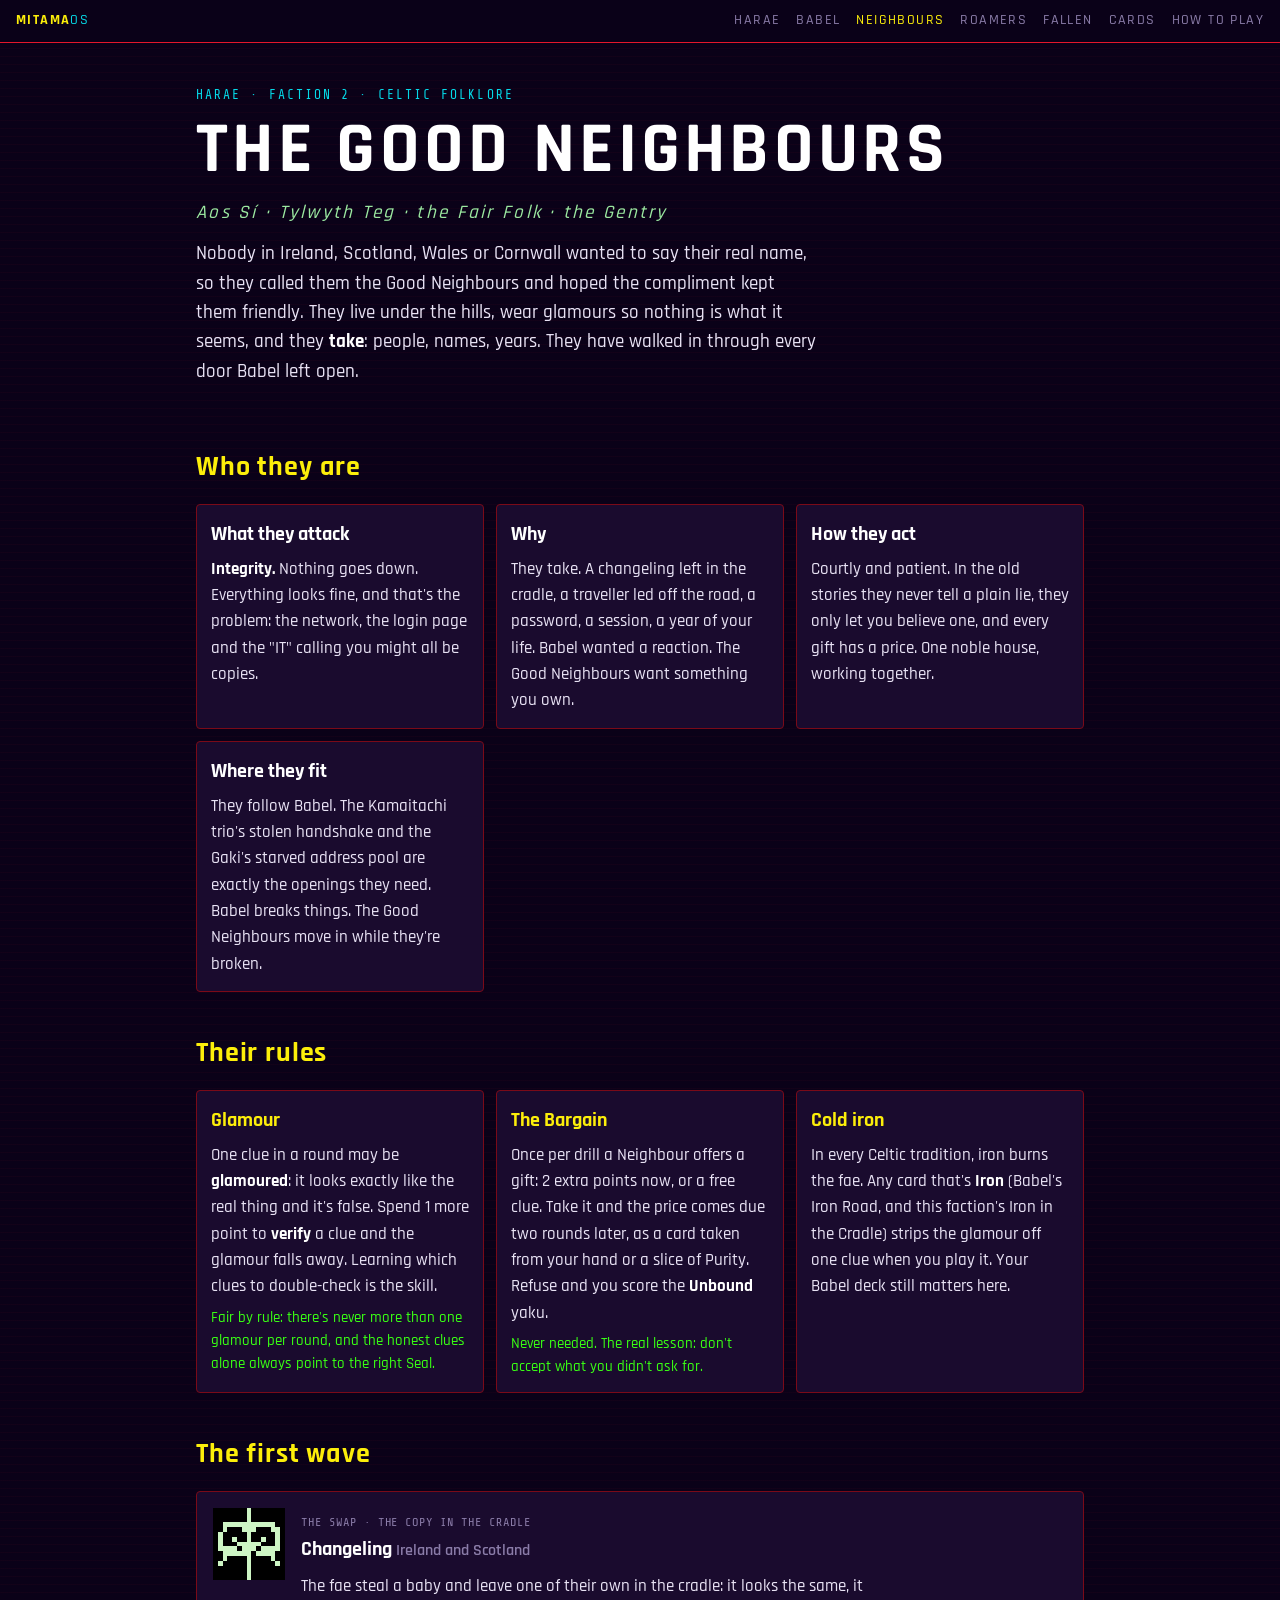
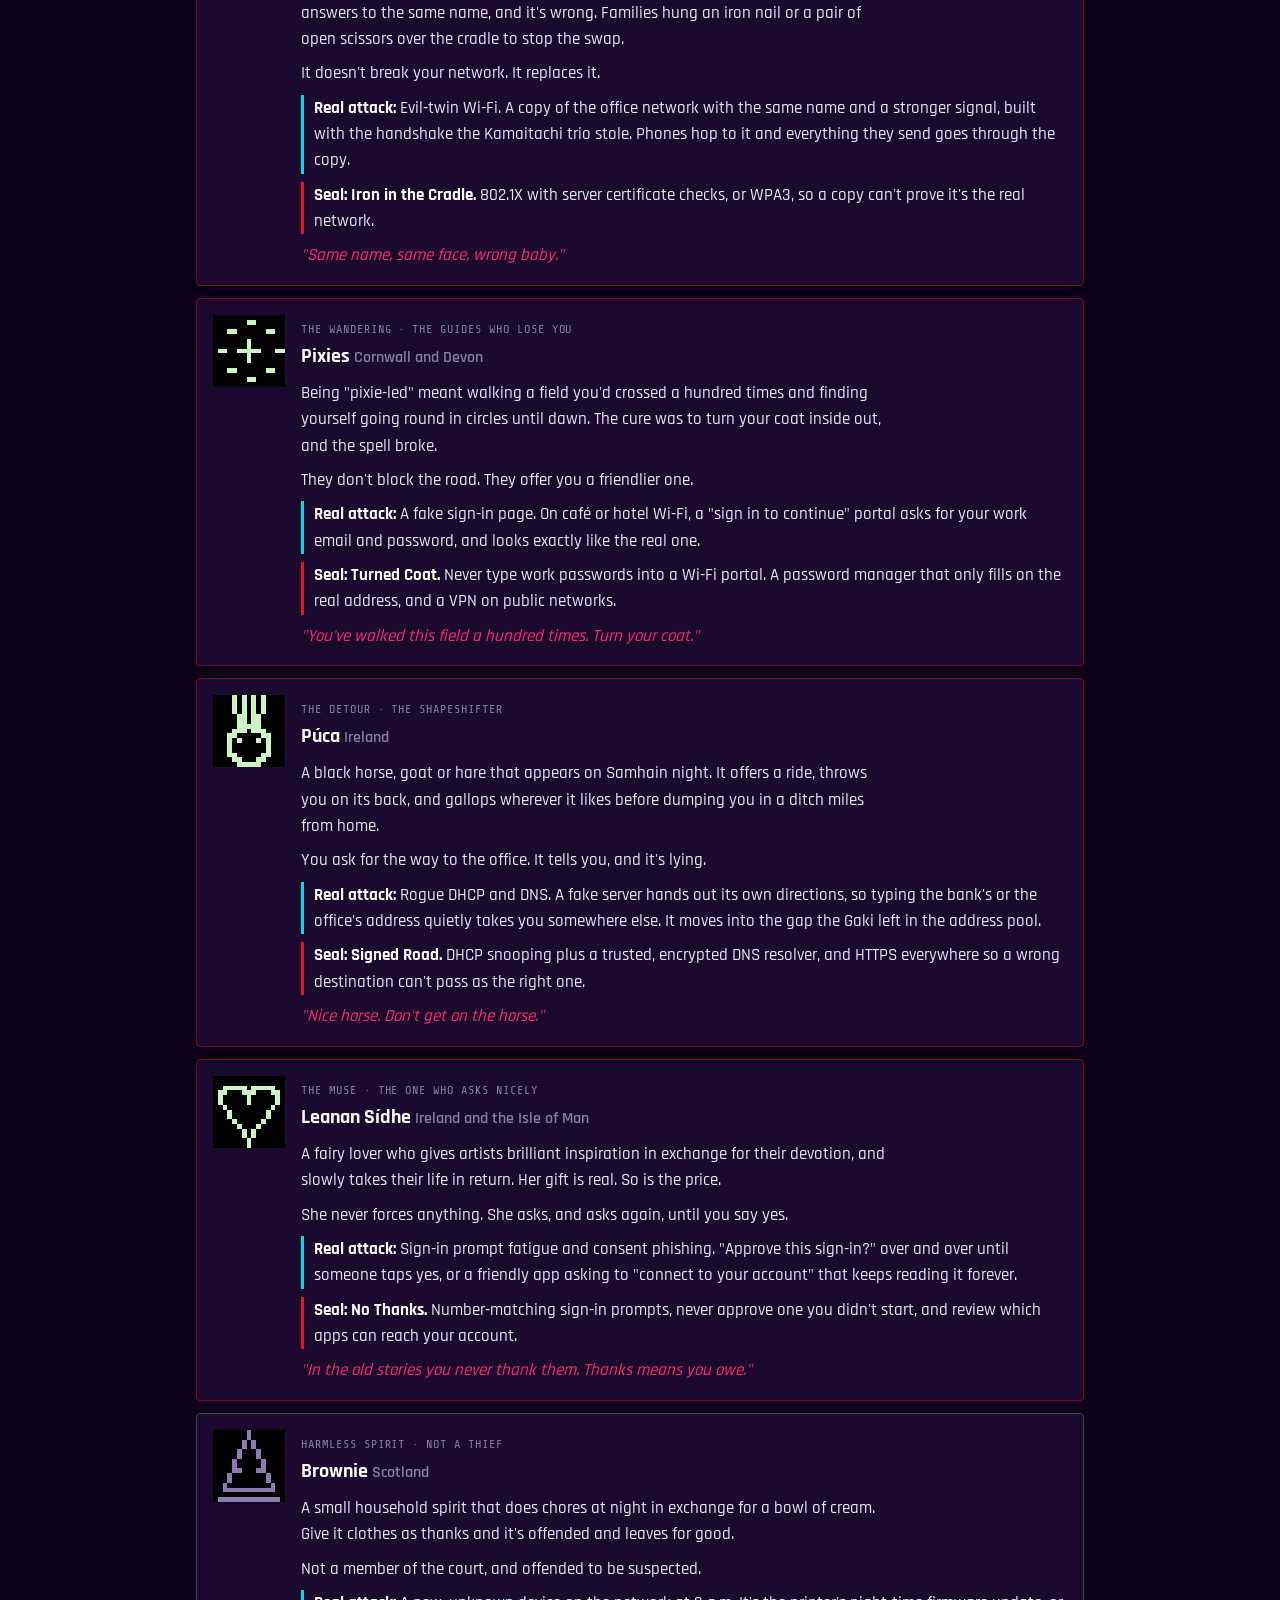
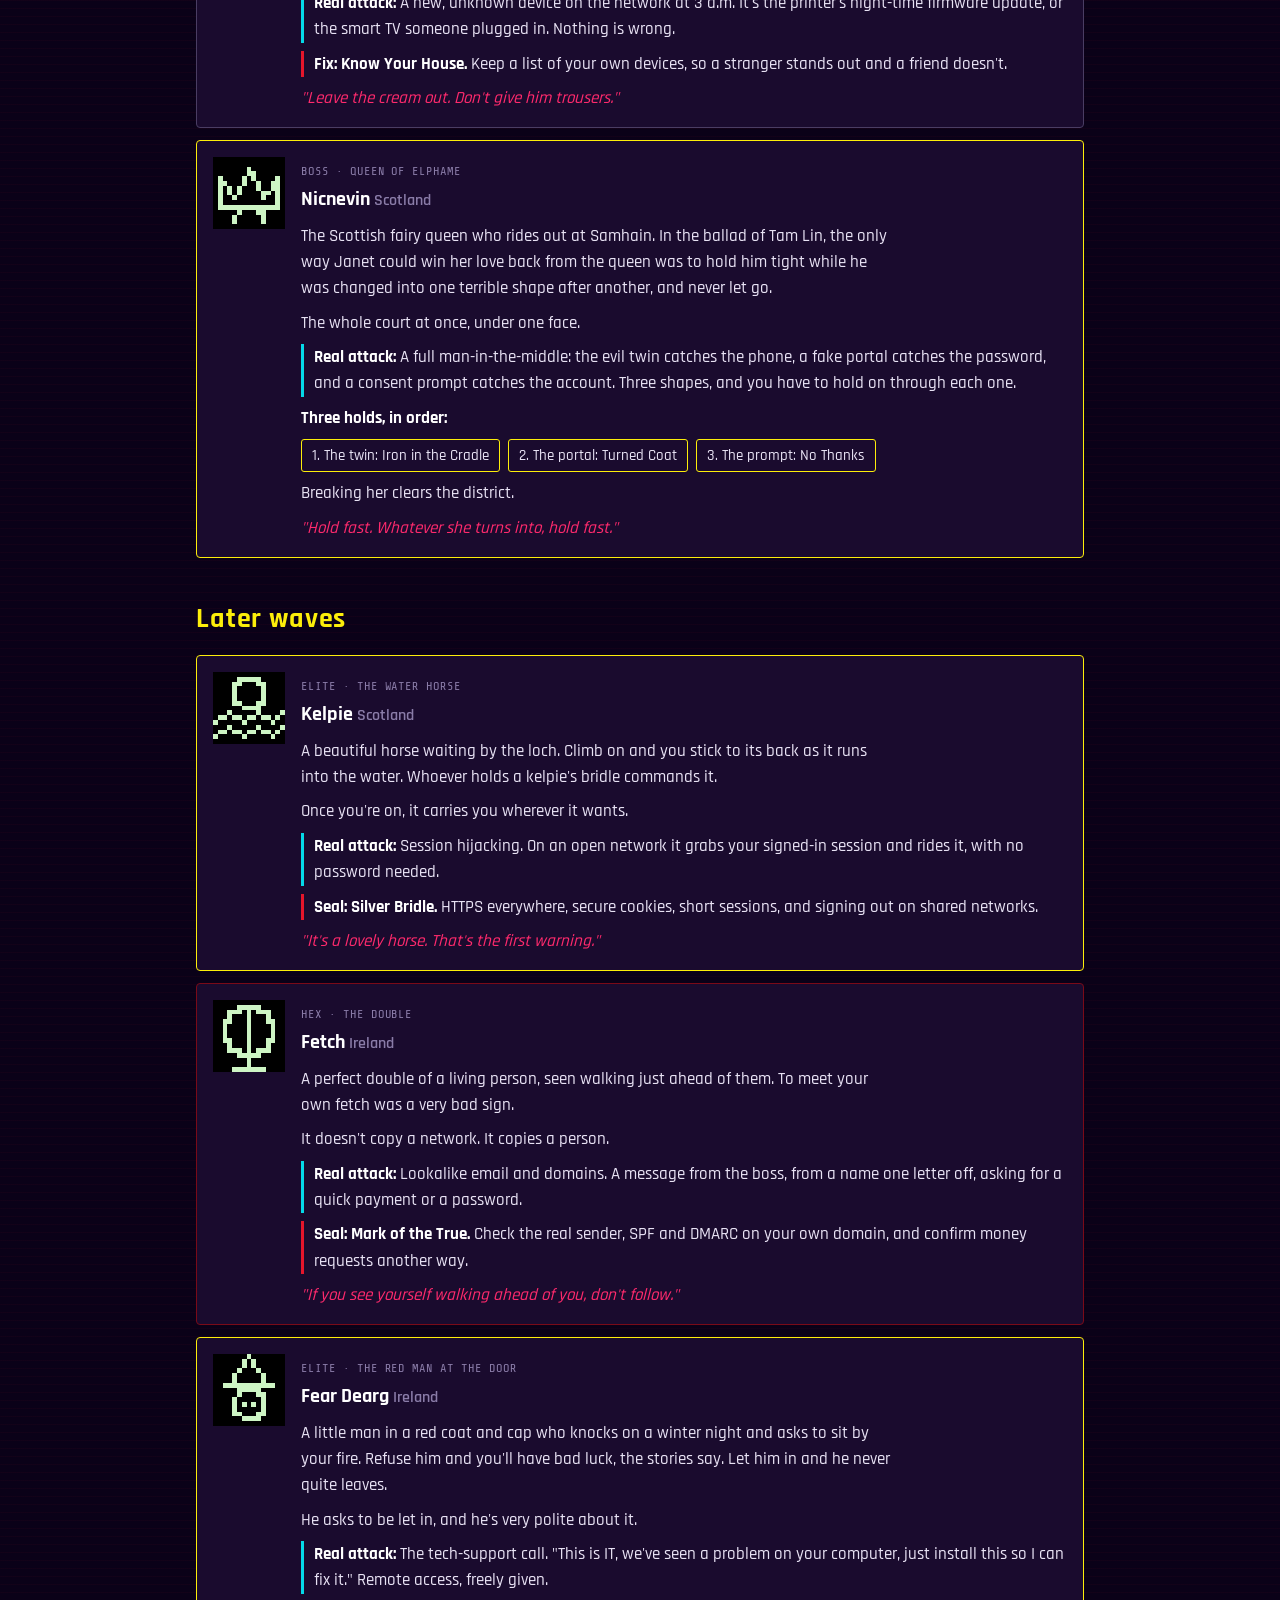
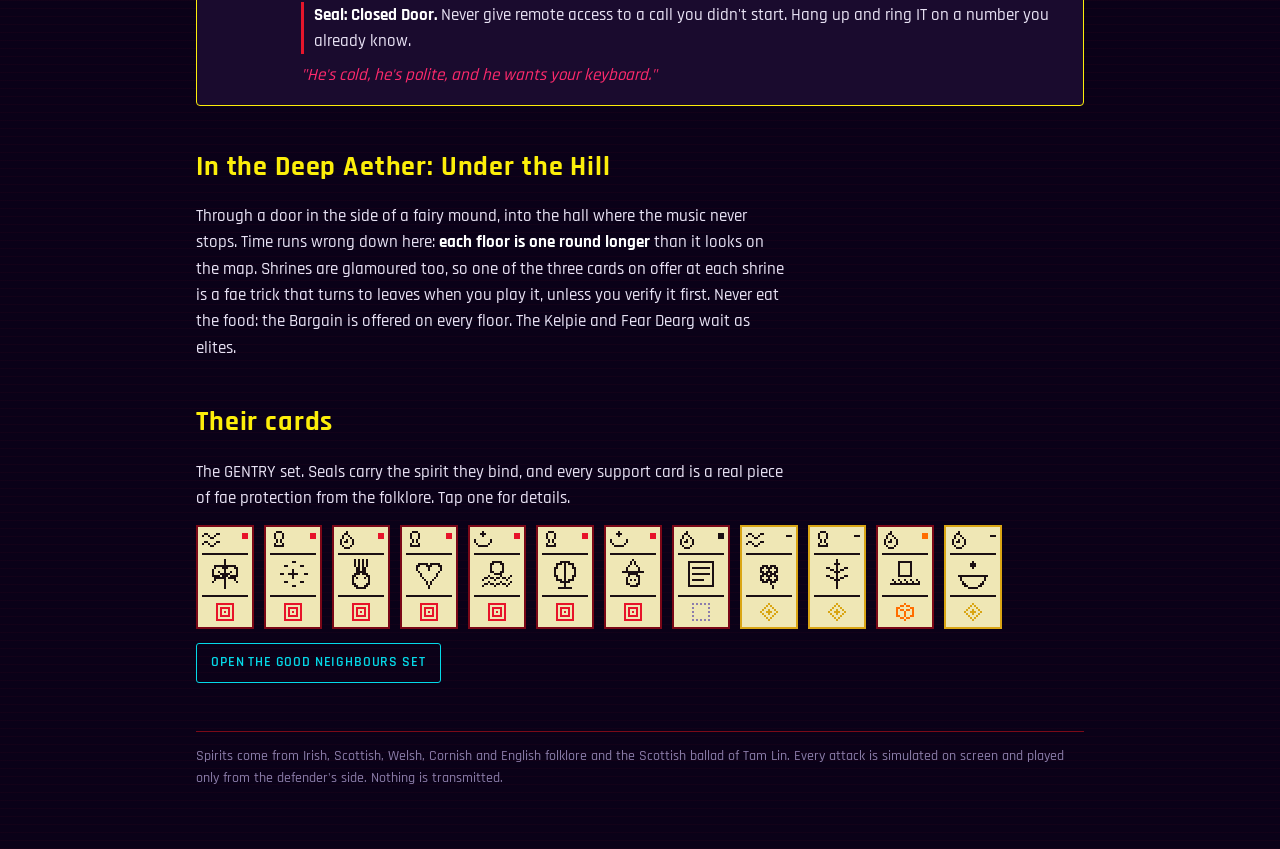
<file: docs/harae/neighbours.html>
<!doctype html>
<html lang="en">
<head>
<meta charset="utf-8">
<meta name="viewport" content="width=device-width, initial-scale=1">
<title>Harae: The Good Neighbours</title>
<meta name="description" content="The Good Neighbours, the second faction of Harae: the Celtic fae, who copy your network and take what you own.">
<link rel="preconnect" href="https://fonts.googleapis.com">
<link rel="preconnect" href="https://fonts.gstatic.com" crossorigin>
<link href="https://fonts.googleapis.com/css2?family=Rajdhani:wght@500;600;700&family=Share+Tech+Mono&family=Noto+Serif+JP:wght@900&display=swap" rel="stylesheet">
<link rel="stylesheet" href="harae.css">
<style>
.tongues{color:#9be8a0;font-size:19px;letter-spacing:.12em;font-style:italic}
.spirit{display:grid;grid-template-columns:72px 1fr;gap:16px;background:var(--panel);border:1px solid var(--red-dim);border-radius:4px;padding:16px}
.spirit canvas{width:72px;height:72px}
.spirit .body{display:flex;flex-direction:column;gap:8px;min-width:0}
.spirit .real{border-left:3px solid var(--cyan);padding-left:10px;color:var(--text)}
.spirit .seal{border-left:3px solid var(--red);padding-left:10px;color:var(--text)}
.spirit.boss{border-color:var(--yellow)}
.spirit.harmless{border-color:#4a3d63}
.rules{display:grid;grid-template-columns:repeat(auto-fit,minmax(260px,1fr));gap:12px}
.rules .box h3{color:var(--yellow)}
.fair{color:var(--green);font-size:15px}
.draft{border:1px dashed var(--dim);color:var(--dim);padding:8px 12px;border-radius:4px;font-size:15px}
.cardrow{display:grid;grid-template-columns:60px 1fr;gap:14px;align-items:center;border-bottom:1px solid var(--red-dim);padding:10px 0}
.cardrow canvas{width:58px;height:104px}
.cardrow .k{font:12px 'Share Tech Mono',monospace;color:var(--dim);letter-spacing:.06em;text-transform:uppercase}
.strip{display:flex;flex-wrap:wrap;gap:10px}.strip a{display:block;line-height:0}.strip canvas{width:58px;height:104px}
.holds{display:flex;gap:8px;flex-wrap:wrap;counter-reset:h}
.holds span{border:1px solid var(--yellow);color:var(--text);padding:4px 10px;border-radius:3px;font-size:15px}
@media (max-width:520px){.spirit{grid-template-columns:1fr}.spirit canvas{width:60px;height:60px}}
</style>
</head>
<body>
<nav><a class="home" href="../index.html"><b>Mitama</b>OS</a><span class="links"><a href="index.html">Harae</a><a href="babel.html">Babel</a><a href="neighbours.html" aria-current="page">Neighbours</a><a href="roamers.html">Roamers</a><a href="fallen.html">Fallen</a><a href="cards.html">Cards</a><a href="../harae.html">How to play</a></span></nav>
<div class="wrap">
<header class="hero">
  <span class="kicker">Harae · faction 2 · Celtic folklore</span>
  <h1>THE GOOD NEIGHBOURS</h1>
  <span class="tongues">Aos Sí · Tylwyth Teg · the Fair Folk · the Gentry</span>
  <p>Nobody in Ireland, Scotland, Wales or Cornwall wanted to say their real name, so they called them the Good Neighbours and hoped the compliment kept them friendly. They live under the hills, wear glamours so nothing is what it seems, and they <b>take</b>: people, names, years. They have walked in through every door Babel left open.</p>
</header>

<section>
  <h2>Who they are</h2>
  <div class="grid">
    <div class="box"><h3>What they attack</h3><p class="txt"><b>Integrity.</b> Nothing goes down. Everything looks fine, and that's the problem: the network, the login page and the "IT" calling you might all be copies.</p></div>
    <div class="box"><h3>Why</h3><p class="txt">They take. A changeling left in the cradle, a traveller led off the road, a password, a session, a year of your life. Babel wanted a reaction. The Good Neighbours want something you own.</p></div>
    <div class="box"><h3>How they act</h3><p class="txt">Courtly and patient. In the old stories they never tell a plain lie, they only let you believe one, and every gift has a price. One noble house, working together.</p></div>
    <div class="box"><h3>Where they fit</h3><p class="txt">They follow Babel. The Kamaitachi trio's stolen handshake and the Gaki's starved address pool are exactly the openings they need. Babel breaks things. The Good Neighbours move in while they're broken.</p></div>
  </div>
</section>

<section>
  <h2>Their rules</h2>
  <div class="rules">
    <div class="box"><h3>Glamour</h3><p class="txt">One clue in a round may be <b>glamoured</b>: it looks exactly like the real thing and it's false. Spend 1 more point to <b>verify</b> a clue and the glamour falls away. Learning which clues to double-check is the skill.</p><p class="fair">Fair by rule: there's never more than one glamour per round, and the honest clues alone always point to the right Seal.</p></div>
    <div class="box"><h3>The Bargain</h3><p class="txt">Once per drill a Neighbour offers a gift: 2 extra points now, or a free clue. Take it and the price comes due two rounds later, as a card taken from your hand or a slice of Purity. Refuse and you score the <b>Unbound</b> yaku.</p><p class="fair">Never needed. The real lesson: don't accept what you didn't ask for.</p></div>
    <div class="box"><h3>Cold iron</h3><p class="txt">In every Celtic tradition, iron burns the fae. Any card that's <b>Iron</b> (Babel's Iron Road, and this faction's Iron in the Cradle) strips the glamour off one clue when you play it. Your Babel deck still matters here.</p></div>
  </div>
</section>

<section>
  <h2>The first wave</h2>
  <div id="wave1" style="display:flex;flex-direction:column;gap:12px"></div>
</section>

<section>
  <h2>Later waves</h2>
  <div id="wave2" style="display:flex;flex-direction:column;gap:12px"></div>
</section>

<section>
  <h2>In the Deep Aether: Under the Hill</h2>
  <p class="txt">Through a door in the side of a fairy mound, into the hall where the music never stops. Time runs wrong down here: <b>each floor is one round longer</b> than it looks on the map. Shrines are glamoured too, so one of the three cards on offer at each shrine is a fae trick that turns to leaves when you play it, unless you verify it first. Never eat the food: the Bargain is offered on every floor. The Kelpie and Fear Dearg wait as elites.</p>
</section>

<section>
  <h2>Their cards</h2>
  <p class="txt">The GENTRY set. Seals carry the spirit they bind, and every support card is a real piece of fae protection from the folklore. Tap one for details.</p>
  <div class="strip" id="strip"></div>
  <p><a class="btn" href="cards.html?set=GENTRY">Open the Good Neighbours set</a></p>
</section>

<footer>Spirits come from Irish, Scottish, Welsh, Cornish and English folklore and the Scottish ballad of Tam Lin. Every attack is simulated on screen and played only from the defender's side. Nothing is transmitted.</footer>
</div>
<script src="ofuda.js"></script>
</body>
</html>
<script>
(function(){const O=window.Ofuda;
// new sigils, 15x15

const S=[
 {w:1,sp:"changeling",name:"Changeling",from:"Ireland and Scotland",tag:"The Swap · the copy in the cradle",
  lore:"The fae steal a baby and leave one of their own in the cradle: it looks the same, it answers to the same name, and it's wrong. Families hung an iron nail or a pair of open scissors over the cradle to stop the swap.",
  them:"It doesn't break your network. It replaces it.",
  real:"Evil-twin Wi-Fi. A copy of the office network with the same name and a stronger signal, built with the handshake the Kamaitachi trio stole. Phones hop to it and everything they send goes through the copy.",
  seal:["Iron in the Cradle","802.1X with server certificate checks, or WPA3, so a copy can't prove it's the real network."],q:"Same name, same face, wrong baby."},
 {w:1,sp:"pixies",name:"Pixies",from:"Cornwall and Devon",tag:"The Wandering · the guides who lose you",
  lore:"Being \"pixie-led\" meant walking a field you'd crossed a hundred times and finding yourself going round in circles until dawn. The cure was to turn your coat inside out, and the spell broke.",
  them:"They don't block the road. They offer you a friendlier one.",
  real:"A fake sign-in page. On café or hotel Wi-Fi, a \"sign in to continue\" portal asks for your work email and password, and looks exactly like the real one.",
  seal:["Turned Coat","Never type work passwords into a Wi-Fi portal. A password manager that only fills on the real address, and a VPN on public networks."],q:"You've walked this field a hundred times. Turn your coat."},
 {w:1,sp:"puca",name:"Púca",from:"Ireland",tag:"The Detour · the shapeshifter",
  lore:"A black horse, goat or hare that appears on Samhain night. It offers a ride, throws you on its back, and gallops wherever it likes before dumping you in a ditch miles from home.",
  them:"You ask for the way to the office. It tells you, and it's lying.",
  real:"Rogue DHCP and DNS. A fake server hands out its own directions, so typing the bank's or the office's address quietly takes you somewhere else. It moves into the gap the Gaki left in the address pool.",
  seal:["Signed Road","DHCP snooping plus a trusted, encrypted DNS resolver, and HTTPS everywhere so a wrong destination can't pass as the right one."],q:"Nice horse. Don't get on the horse."},
 {w:1,sp:"leanan",name:"Leanan Sídhe",from:"Ireland and the Isle of Man",tag:"The Muse · the one who asks nicely",
  lore:"A fairy lover who gives artists brilliant inspiration in exchange for their devotion, and slowly takes their life in return. Her gift is real. So is the price.",
  them:"She never forces anything. She asks, and asks again, until you say yes.",
  real:"Sign-in prompt fatigue and consent phishing. \"Approve this sign-in?\" over and over until someone taps yes, or a friendly app asking to \"connect to your account\" that keeps reading it forever.",
  seal:["No Thanks","Number-matching sign-in prompts, never approve one you didn't start, and review which apps can reach your account."],q:"In the old stories you never thank them. Thanks means you owe."},
 {w:1,sp:"brownie",name:"Brownie",from:"Scotland",tag:"Harmless spirit · not a thief",cls:"harmless",
  lore:"A small household spirit that does chores at night in exchange for a bowl of cream. Give it clothes as thanks and it's offended and leaves for good.",
  them:"Not a member of the court, and offended to be suspected.",
  real:"A new, unknown device on the network at 3 a.m. It's the printer's night-time firmware update, or the smart TV someone plugged in. Nothing is wrong.",
  seal:["Know Your House","Keep a list of your own devices, so a stranger stands out and a friend doesn't."],q:"Leave the cream out. Don't give him trousers."},
 {w:1,sp:"nicnevin",name:"Nicnevin",from:"Scotland",tag:"Boss · Queen of Elphame",cls:"boss",
  lore:"The Scottish fairy queen who rides out at Samhain. In the ballad of Tam Lin, the only way Janet could win her love back from the queen was to hold him tight while he was changed into one terrible shape after another, and never let go.",
  them:"The whole court at once, under one face.",
  real:"A full man-in-the-middle: the evil twin catches the phone, a fake portal catches the password, and a consent prompt catches the account. Three shapes, and you have to hold on through each one.",
  holds:["The twin: Iron in the Cradle","The portal: Turned Coat","The prompt: No Thanks"],q:"Hold fast. Whatever she turns into, hold fast."},
 {w:2,sp:"kelpie",name:"Kelpie",from:"Scotland",tag:"Elite · the water horse",cls:"boss",
  lore:"A beautiful horse waiting by the loch. Climb on and you stick to its back as it runs into the water. Whoever holds a kelpie's bridle commands it.",
  them:"Once you're on, it carries you wherever it wants.",
  real:"Session hijacking. On an open network it grabs your signed-in session and rides it, with no password needed.",
  seal:["Silver Bridle","HTTPS everywhere, secure cookies, short sessions, and signing out on shared networks."],q:"It's a lovely horse. That's the first warning."},
 {w:2,sp:"fetch",name:"Fetch",from:"Ireland",tag:"Hex · The Double",
  lore:"A perfect double of a living person, seen walking just ahead of them. To meet your own fetch was a very bad sign.",
  them:"It doesn't copy a network. It copies a person.",
  real:"Lookalike email and domains. A message from the boss, from a name one letter off, asking for a quick payment or a password.",
  seal:["Mark of the True","Check the real sender, SPF and DMARC on your own domain, and confirm money requests another way."],q:"If you see yourself walking ahead of you, don't follow."},
 {w:2,sp:"feardearg",name:"Fear Dearg",from:"Ireland",tag:"Elite · the red man at the door",cls:"boss",
  lore:"A little man in a red coat and cap who knocks on a winter night and asks to sit by your fire. Refuse him and you'll have bad luck, the stories say. Let him in and he never quite leaves.",
  them:"He asks to be let in, and he's very polite about it.",
  real:"The tech-support call. \"This is IT, we've seen a problem on your computer, just install this so I can fix it.\" Remote access, freely given.",
  seal:["Closed Door","Never give remote access to a call you didn't start. Hang up and ring IT on a number you already know."],q:"He's cold, he's polite, and he wants your keyboard."}
];
for(const s of S){const d=document.createElement("article");d.className="spirit"+(s.cls?" "+s.cls:"");
  const seal=s.seal?`<p class="seal"><b>${s.cls==="harmless"?"Fix":"Seal"}: ${s.seal[0]}.</b> ${s.seal[1]}</p>`:"";
  const holds=s.holds?`<p class="txt"><b>Three holds, in order:</b></p><div class="holds">${s.holds.map((h,i)=>`<span>${i+1}. ${h}</span>`).join("")}</div><p class="txt">Breaking her clears the district.</p>`:"";
  d.innerHTML=`<canvas class="px" width="60" height="60"></canvas><div class="body"><div><span class="tag">${s.tag}</span><h3>${s.name} <span style="color:var(--dim);font-weight:600;font-size:16px">${s.from}</span></h3></div>
   <p class="txt">${s.lore}</p><p class="txt">${s.them}</p><p class="real"><b>Real attack:</b> ${s.real}</p>${seal}${holds}<p class="quote">"${s.q}"</p></div>`;
  document.getElementById(s.w===1?"wave1":"wave2").appendChild(d);const x=d.querySelector("canvas").getContext("2d");x.fillStyle="#000";x.fillRect(0,0,60,60);O.spirit(x,s.sp,0,0,s.cls==="harmless"?"#8c7dad":"#cdf5c4",4)}
const st=document.getElementById("strip");
for(const c of O.CARDS.filter(c=>c.set==="GENTRY")){const a=document.createElement("a");a.href="cards.html#"+c.id;a.title=c.name;const cv=document.createElement("canvas");cv.className="px";cv.width=58;cv.height=104;cv.style.background="transparent";a.appendChild(cv);st.appendChild(a);O.slipS(cv.getContext("2d"),0,0,c,2,false)}
})();
</script>
</body>
</html>
</file>
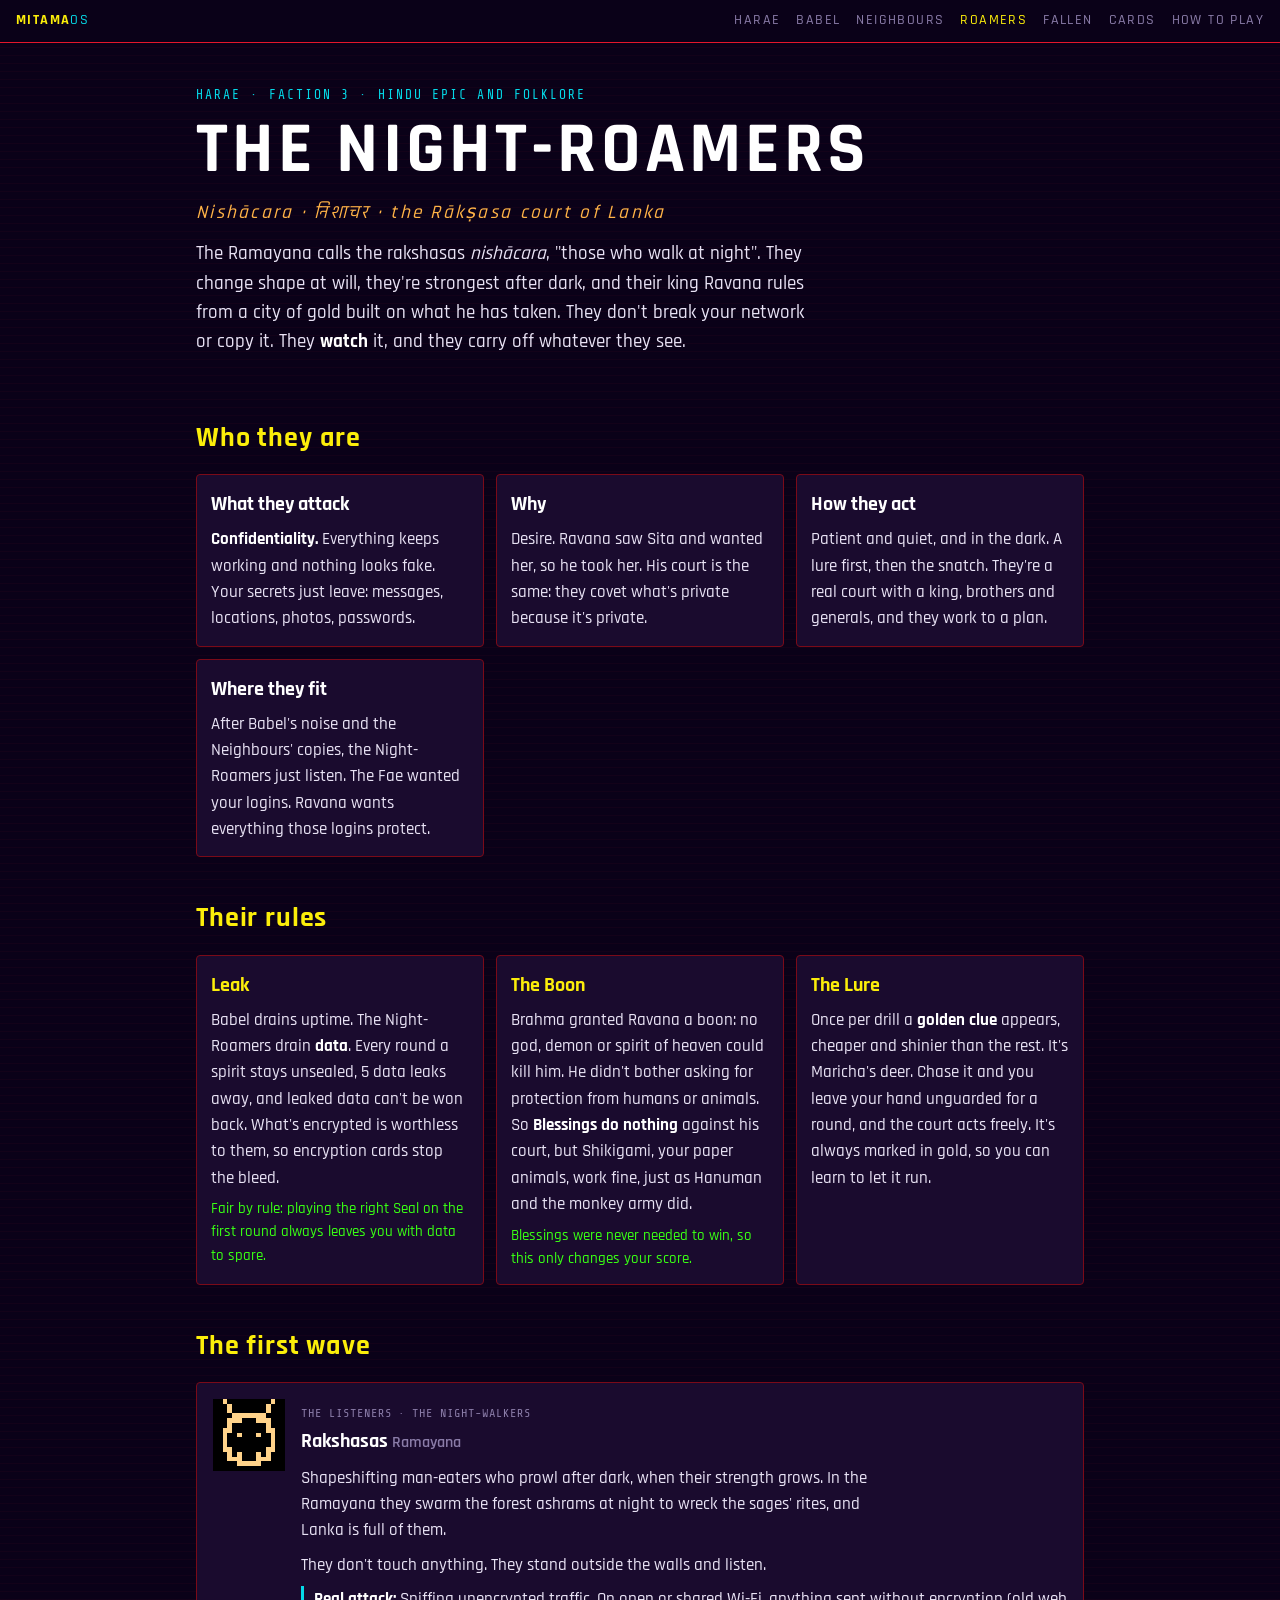
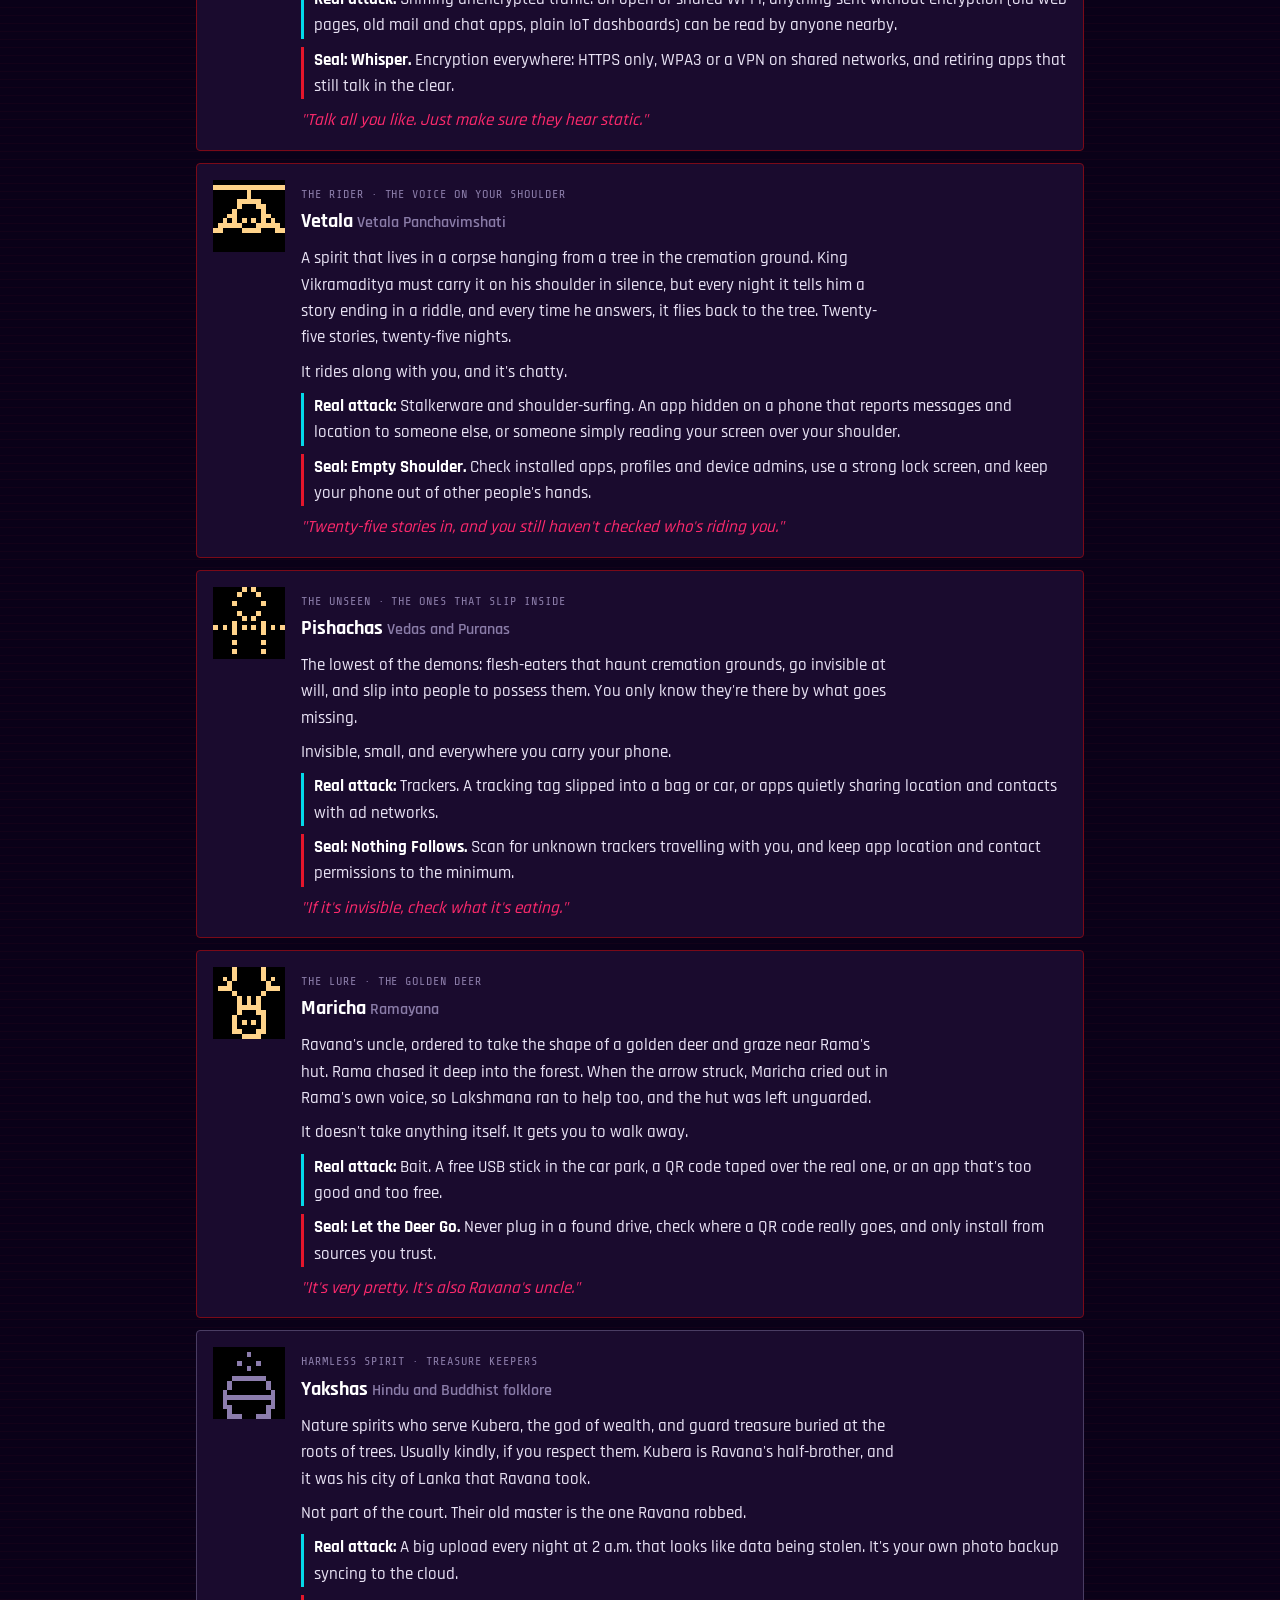
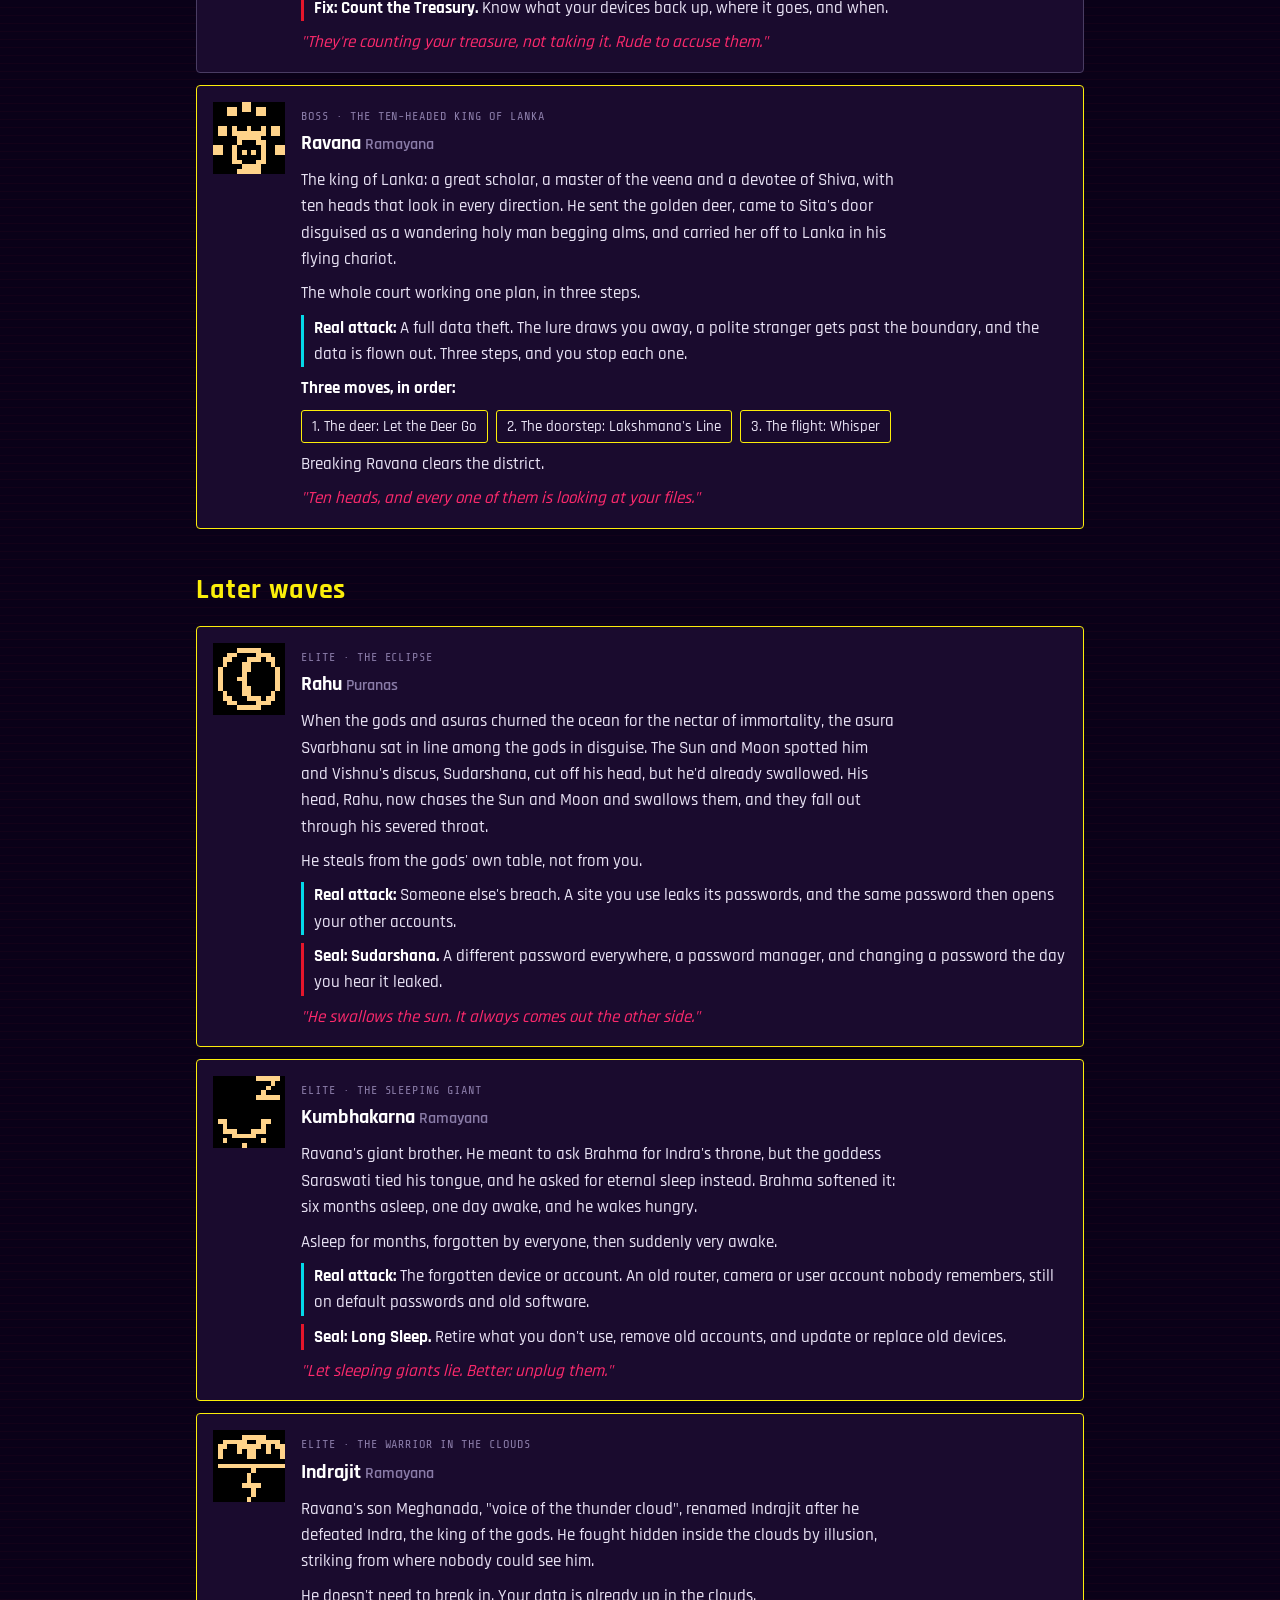
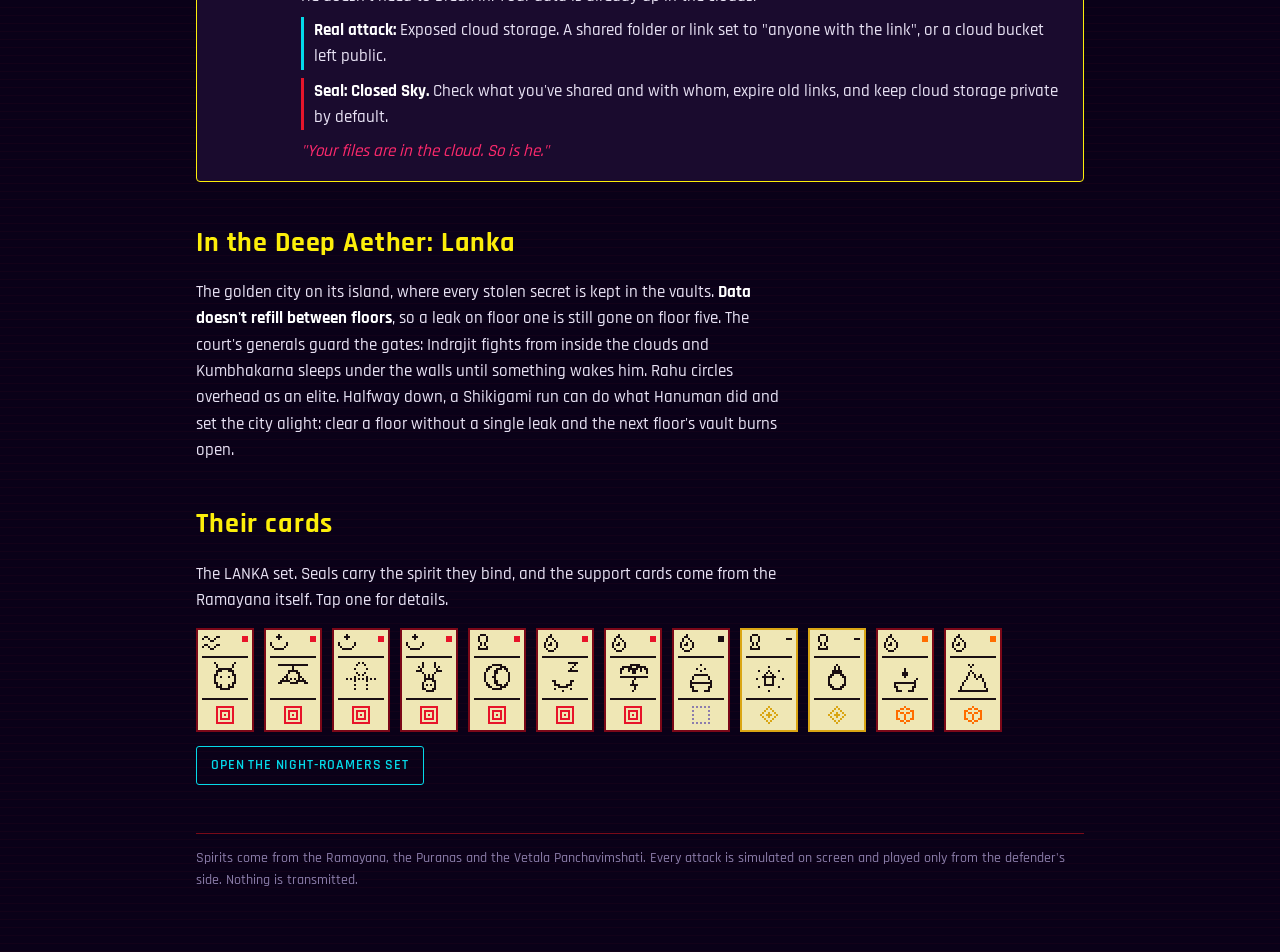
<file: docs/harae/roamers.html>
<!doctype html>
<html lang="en">
<head>
<meta charset="utf-8">
<meta name="viewport" content="width=device-width, initial-scale=1">
<title>Harae: The Night-Roamers</title>
<meta name="description" content="The Night-Roamers, the third faction of Harae: Ravana's rakshasa court from the Ramayana, who watch your network and carry off your secrets.">
<link rel="preconnect" href="https://fonts.googleapis.com">
<link rel="preconnect" href="https://fonts.gstatic.com" crossorigin>
<link href="https://fonts.googleapis.com/css2?family=Rajdhani:wght@500;600;700&family=Share+Tech+Mono&family=Noto+Serif+JP:wght@900&display=swap" rel="stylesheet">
<link rel="stylesheet" href="harae.css">
<style>
.tongues{color:#ffb347;font-size:19px;letter-spacing:.12em;font-style:italic}
.spirit{display:grid;grid-template-columns:72px 1fr;gap:16px;background:var(--panel);border:1px solid var(--red-dim);border-radius:4px;padding:16px}
.spirit canvas{width:72px;height:72px}
.spirit .body{display:flex;flex-direction:column;gap:8px;min-width:0}
.spirit .real{border-left:3px solid var(--cyan);padding-left:10px;color:var(--text)}
.spirit .seal{border-left:3px solid var(--red);padding-left:10px;color:var(--text)}
.spirit.boss{border-color:var(--yellow)}
.spirit.harmless{border-color:#4a3d63}
.rules{display:grid;grid-template-columns:repeat(auto-fit,minmax(260px,1fr));gap:12px}
.rules .box h3{color:var(--yellow)}
.fair{color:var(--green);font-size:15px}
.draft{border:1px dashed var(--dim);color:var(--dim);padding:8px 12px;border-radius:4px;font-size:15px}
.cardrow{display:grid;grid-template-columns:60px 1fr;gap:14px;align-items:center;border-bottom:1px solid var(--red-dim);padding:10px 0}
.cardrow canvas{width:58px;height:104px}
.cardrow .k{font:12px 'Share Tech Mono',monospace;color:var(--dim);letter-spacing:.06em;text-transform:uppercase}
.strip{display:flex;flex-wrap:wrap;gap:10px}.strip a{display:block;line-height:0}.strip canvas{width:58px;height:104px}
.holds{display:flex;gap:8px;flex-wrap:wrap;counter-reset:h}
.holds span{border:1px solid var(--yellow);color:var(--text);padding:4px 10px;border-radius:3px;font-size:15px}
@media (max-width:520px){.spirit{grid-template-columns:1fr}.spirit canvas{width:60px;height:60px}}
</style>
</head>
<body>
<nav><a class="home" href="../index.html"><b>Mitama</b>OS</a><span class="links"><a href="index.html">Harae</a><a href="babel.html">Babel</a><a href="neighbours.html">Neighbours</a><a href="roamers.html" aria-current="page">Roamers</a><a href="fallen.html">Fallen</a><a href="cards.html">Cards</a><a href="../harae.html">How to play</a></span></nav>
<div class="wrap">
<header class="hero">
  <span class="kicker">Harae · faction 3 · Hindu epic and folklore</span>
  <h1>THE NIGHT-ROAMERS</h1>
  <span class="tongues">Nishācara · निशाचर · the Rākṣasa court of Lanka</span>
  <p>The Ramayana calls the rakshasas <i>nishācara</i>, "those who walk at night". They change shape at will, they're strongest after dark, and their king Ravana rules from a city of gold built on what he has taken. They don't break your network or copy it. They <b>watch</b> it, and they carry off whatever they see.</p>
</header>

<section>
  <h2>Who they are</h2>
  <div class="grid">
    <div class="box"><h3>What they attack</h3><p class="txt"><b>Confidentiality.</b> Everything keeps working and nothing looks fake. Your secrets just leave: messages, locations, photos, passwords.</p></div>
    <div class="box"><h3>Why</h3><p class="txt">Desire. Ravana saw Sita and wanted her, so he took her. His court is the same: they covet what's private because it's private.</p></div>
    <div class="box"><h3>How they act</h3><p class="txt">Patient and quiet, and in the dark. A lure first, then the snatch. They're a real court with a king, brothers and generals, and they work to a plan.</p></div>
    <div class="box"><h3>Where they fit</h3><p class="txt">After Babel's noise and the Neighbours' copies, the Night-Roamers just listen. The Fae wanted your logins. Ravana wants everything those logins protect.</p></div>
  </div>
</section>

<section>
  <h2>Their rules</h2>
  <div class="rules">
    <div class="box"><h3>Leak</h3><p class="txt">Babel drains uptime. The Night-Roamers drain <b>data</b>. Every round a spirit stays unsealed, 5 data leaks away, and leaked data can't be won back. What's encrypted is worthless to them, so encryption cards stop the bleed.</p><p class="fair">Fair by rule: playing the right Seal on the first round always leaves you with data to spare.</p></div>
    <div class="box"><h3>The Boon</h3><p class="txt">Brahma granted Ravana a boon: no god, demon or spirit of heaven could kill him. He didn't bother asking for protection from humans or animals. So <b>Blessings do nothing</b> against his court, but Shikigami, your paper animals, work fine, just as Hanuman and the monkey army did.</p><p class="fair">Blessings were never needed to win, so this only changes your score.</p></div>
    <div class="box"><h3>The Lure</h3><p class="txt">Once per drill a <b>golden clue</b> appears, cheaper and shinier than the rest. It's Maricha's deer. Chase it and you leave your hand unguarded for a round, and the court acts freely. It's always marked in gold, so you can learn to let it run.</p></div>
  </div>
</section>

<section>
  <h2>The first wave</h2>
  <div id="wave1" style="display:flex;flex-direction:column;gap:12px"></div>
</section>

<section>
  <h2>Later waves</h2>
  <div id="wave2" style="display:flex;flex-direction:column;gap:12px"></div>
</section>

<section>
  <h2>In the Deep Aether: Lanka</h2>
  <p class="txt">The golden city on its island, where every stolen secret is kept in the vaults. <b>Data doesn't refill between floors</b>, so a leak on floor one is still gone on floor five. The court's generals guard the gates: Indrajit fights from inside the clouds and Kumbhakarna sleeps under the walls until something wakes him. Rahu circles overhead as an elite. Halfway down, a Shikigami run can do what Hanuman did and set the city alight: clear a floor without a single leak and the next floor's vault burns open.</p>
</section>

<section>
  <h2>Their cards</h2>
  <p class="txt">The LANKA set. Seals carry the spirit they bind, and the support cards come from the Ramayana itself. Tap one for details.</p>
  <div class="strip" id="strip"></div>
  <p><a class="btn" href="cards.html?set=LANKA">Open the Night-Roamers set</a></p>
</section>

<footer>Spirits come from the Ramayana, the Puranas and the Vetala Panchavimshati. Every attack is simulated on screen and played only from the defender's side. Nothing is transmitted.</footer>
</div>
<script src="ofuda.js"></script>
<script>
(function(){const O=window.Ofuda;

const S=[
 {w:1,sp:"rakshasa",name:"Rakshasas",from:"Ramayana",tag:"The Listeners · the night-walkers",
  lore:"Shapeshifting man-eaters who prowl after dark, when their strength grows. In the Ramayana they swarm the forest ashrams at night to wreck the sages' rites, and Lanka is full of them.",
  them:"They don't touch anything. They stand outside the walls and listen.",
  real:"Sniffing unencrypted traffic. On open or shared Wi-Fi, anything sent without encryption (old web pages, old mail and chat apps, plain IoT dashboards) can be read by anyone nearby.",
  seal:["Whisper","Encryption everywhere: HTTPS only, WPA3 or a VPN on shared networks, and retiring apps that still talk in the clear."],q:"Talk all you like. Just make sure they hear static."},
 {w:1,sp:"vetala",name:"Vetala",from:"Vetala Panchavimshati",tag:"The Rider · the voice on your shoulder",
  lore:"A spirit that lives in a corpse hanging from a tree in the cremation ground. King Vikramaditya must carry it on his shoulder in silence, but every night it tells him a story ending in a riddle, and every time he answers, it flies back to the tree. Twenty-five stories, twenty-five nights.",
  them:"It rides along with you, and it's chatty.",
  real:"Stalkerware and shoulder-surfing. An app hidden on a phone that reports messages and location to someone else, or someone simply reading your screen over your shoulder.",
  seal:["Empty Shoulder","Check installed apps, profiles and device admins, use a strong lock screen, and keep your phone out of other people's hands."],q:"Twenty-five stories in, and you still haven't checked who's riding you."},
 {w:1,sp:"pishacha",name:"Pishachas",from:"Vedas and Puranas",tag:"The Unseen · the ones that slip inside",
  lore:"The lowest of the demons: flesh-eaters that haunt cremation grounds, go invisible at will, and slip into people to possess them. You only know they're there by what goes missing.",
  them:"Invisible, small, and everywhere you carry your phone.",
  real:"Trackers. A tracking tag slipped into a bag or car, or apps quietly sharing location and contacts with ad networks.",
  seal:["Nothing Follows","Scan for unknown trackers travelling with you, and keep app location and contact permissions to the minimum."],q:"If it's invisible, check what it's eating."},
 {w:1,sp:"maricha",name:"Maricha",from:"Ramayana",tag:"The Lure · the golden deer",
  lore:"Ravana's uncle, ordered to take the shape of a golden deer and graze near Rama's hut. Rama chased it deep into the forest. When the arrow struck, Maricha cried out in Rama's own voice, so Lakshmana ran to help too, and the hut was left unguarded.",
  them:"It doesn't take anything itself. It gets you to walk away.",
  real:"Bait. A free USB stick in the car park, a QR code taped over the real one, or an app that's too good and too free.",
  seal:["Let the Deer Go","Never plug in a found drive, check where a QR code really goes, and only install from sources you trust."],q:"It's very pretty. It's also Ravana's uncle."},
 {w:1,sp:"yaksha",name:"Yakshas",from:"Hindu and Buddhist folklore",tag:"Harmless spirit · treasure keepers",cls:"harmless",
  lore:"Nature spirits who serve Kubera, the god of wealth, and guard treasure buried at the roots of trees. Usually kindly, if you respect them. Kubera is Ravana's half-brother, and it was his city of Lanka that Ravana took.",
  them:"Not part of the court. Their old master is the one Ravana robbed.",
  real:"A big upload every night at 2 a.m. that looks like data being stolen. It's your own photo backup syncing to the cloud.",
  seal:["Count the Treasury","Know what your devices back up, where it goes, and when."],q:"They're counting your treasure, not taking it. Rude to accuse them."},
 {w:1,sp:"ravana",name:"Ravana",from:"Ramayana",tag:"Boss · the ten-headed king of Lanka",cls:"boss",
  lore:"The king of Lanka: a great scholar, a master of the veena and a devotee of Shiva, with ten heads that look in every direction. He sent the golden deer, came to Sita's door disguised as a wandering holy man begging alms, and carried her off to Lanka in his flying chariot.",
  them:"The whole court working one plan, in three steps.",
  real:"A full data theft. The lure draws you away, a polite stranger gets past the boundary, and the data is flown out. Three steps, and you stop each one.",
  holds:["The deer: Let the Deer Go","The doorstep: Lakshmana's Line","The flight: Whisper"],q:"Ten heads, and every one of them is looking at your files."},
 {w:2,sp:"rahu",name:"Rahu",from:"Puranas",tag:"Elite · the eclipse",cls:"boss",
  lore:"When the gods and asuras churned the ocean for the nectar of immortality, the asura Svarbhanu sat in line among the gods in disguise. The Sun and Moon spotted him and Vishnu's discus, Sudarshana, cut off his head, but he'd already swallowed. His head, Rahu, now chases the Sun and Moon and swallows them, and they fall out through his severed throat.",
  them:"He steals from the gods' own table, not from you.",
  real:"Someone else's breach. A site you use leaks its passwords, and the same password then opens your other accounts.",
  seal:["Sudarshana","A different password everywhere, a password manager, and changing a password the day you hear it leaked."],q:"He swallows the sun. It always comes out the other side."},
 {w:2,sp:"kumbhakarna",name:"Kumbhakarna",from:"Ramayana",tag:"Elite · the sleeping giant",cls:"boss",
  lore:"Ravana's giant brother. He meant to ask Brahma for Indra's throne, but the goddess Saraswati tied his tongue, and he asked for eternal sleep instead. Brahma softened it: six months asleep, one day awake, and he wakes hungry.",
  them:"Asleep for months, forgotten by everyone, then suddenly very awake.",
  real:"The forgotten device or account. An old router, camera or user account nobody remembers, still on default passwords and old software.",
  seal:["Long Sleep","Retire what you don't use, remove old accounts, and update or replace old devices."],q:"Let sleeping giants lie. Better: unplug them."},
 {w:2,sp:"indrajit",name:"Indrajit",from:"Ramayana",tag:"Elite · the warrior in the clouds",cls:"boss",
  lore:"Ravana's son Meghanada, \"voice of the thunder cloud\", renamed Indrajit after he defeated Indra, the king of the gods. He fought hidden inside the clouds by illusion, striking from where nobody could see him.",
  them:"He doesn't need to break in. Your data is already up in the clouds.",
  real:"Exposed cloud storage. A shared folder or link set to \"anyone with the link\", or a cloud bucket left public.",
  seal:["Closed Sky","Check what you've shared and with whom, expire old links, and keep cloud storage private by default."],q:"Your files are in the cloud. So is he."}
];
for(const s of S){const d=document.createElement("article");d.className="spirit"+(s.cls?" "+s.cls:"");
  const seal=s.seal?`<p class="seal"><b>${s.cls==="harmless"?"Fix":"Seal"}: ${s.seal[0]}.</b> ${s.seal[1]}</p>`:"";
  const holds=s.holds?`<p class="txt"><b>Three moves, in order:</b></p><div class="holds">${s.holds.map((h,i)=>`<span>${i+1}. ${h}</span>`).join("")}</div><p class="txt">Breaking Ravana clears the district.</p>`:"";
  d.innerHTML=`<canvas class="px" width="60" height="60"></canvas><div class="body"><div><span class="tag">${s.tag}</span><h3>${s.name} <span style="color:var(--dim);font-weight:600;font-size:16px">${s.from}</span></h3></div>
   <p class="txt">${s.lore}</p><p class="txt">${s.them}</p><p class="real"><b>Real attack:</b> ${s.real}</p>${seal}${holds}<p class="quote">"${s.q}"</p></div>`;
  document.getElementById(s.w===1?"wave1":"wave2").appendChild(d);const x=d.querySelector("canvas").getContext("2d");x.fillStyle="#000";x.fillRect(0,0,60,60);O.spirit(x,s.sp,0,0,s.cls==="harmless"?"#8c7dad":"#ffd38a",4)}
const st=document.getElementById("strip");
for(const c of O.CARDS.filter(c=>c.set==="LANKA")){const a=document.createElement("a");a.href="cards.html#"+c.id;a.title=c.name;const cv=document.createElement("canvas");cv.className="px";cv.width=58;cv.height=104;cv.style.background="transparent";a.appendChild(cv);st.appendChild(a);O.slipS(cv.getContext("2d"),0,0,c,2,false)}
})();
</script>
</body>
</html>
</file>
<file: docs/harae/harae.css>
:root{--red:#E5162B;--red-dim:#7A0A18;--yellow:#FCEE0A;--magenta:#FF2A6D;--cyan:#05D9E8;--green:#39FF14;--bg:#0A0118;--panel:#1A0B2E;--dim:#8A7CA8;--text:#e8e2f4;--ember:#ff6d00;--gold:#d9a514;--rose:#e0407a}
*{box-sizing:border-box}
html,body{margin:0}
body{background:var(--bg);color:#fff;font:17px/1.55 'Rajdhani',system-ui,sans-serif;font-weight:500;
 background-image:repeating-linear-gradient(0deg,rgba(229,22,43,.04) 0 1px,transparent 1px 8px);overflow-x:hidden}
.wrap{max-width:920px;margin:0 auto;padding:0 16px 60px}
a{color:var(--cyan);text-decoration:none}
a:hover{text-decoration:underline}
nav{position:sticky;top:0;z-index:20;background:var(--bg);border-bottom:1px solid var(--red);display:flex;flex-wrap:wrap;gap:6px 18px;justify-content:space-between;align-items:center;padding:10px 16px;font-size:14px;letter-spacing:.1em;text-transform:uppercase}
nav .home b{color:var(--yellow)}
nav .links{display:flex;flex-wrap:wrap;gap:4px 16px}
nav .links a{color:var(--dim)}
nav .links a[aria-current]{color:var(--yellow)}
h1,h2,h3{margin:0;text-wrap:balance}
p{margin:0}
.hero{padding:44px 0 20px;display:flex;flex-direction:column;gap:12px}
.kicker{font:13px 'Share Tech Mono',monospace;letter-spacing:.16em;color:var(--cyan);text-transform:uppercase}
.hero h1{font-size:clamp(44px,9vw,72px);line-height:1;letter-spacing:.06em;display:flex;align-items:center;gap:.25em;flex-wrap:wrap}
.hero h1 .jp{font-family:'Noto Serif JP',serif;color:var(--red);font-size:.8em}
.hero p{font-size:19px;max-width:62ch;color:var(--text)}
.badge{display:inline-block;border:1px solid var(--yellow);color:var(--yellow);font:12px 'Share Tech Mono',monospace;letter-spacing:.1em;padding:3px 8px;align-self:flex-start}
section{display:flex;flex-direction:column;gap:14px;padding-top:40px}
h2{font-size:28px;color:var(--yellow);letter-spacing:.03em}
h3{font-size:20px;color:#fff}
.txt{max-width:66ch;color:var(--text)}
b{color:#fff}
.cap{color:var(--dim);font-size:15px}
.grid{display:grid;grid-template-columns:repeat(auto-fill,minmax(240px,1fr));gap:12px}
.box{background:var(--panel);border:1px solid var(--red-dim);border-radius:4px;padding:14px;display:flex;flex-direction:column;gap:6px;min-width:0}
.box .t{display:flex;gap:12px;align-items:center}
.px{image-rendering:pixelated;flex:none;background:#000;display:block}
.sym{display:flex;gap:12px;align-items:center;background:var(--panel);border:1px solid var(--red-dim);border-radius:4px;padding:10px;min-width:0}
.sym canvas{image-rendering:pixelated;width:45px;height:45px;flex:none;background:#000}
.sym div{min-width:0;line-height:1.3}
.sym b{display:block}
.sym small{color:var(--dim);font-size:14px;display:block}
.legend{display:grid;grid-template-columns:repeat(auto-fill,minmax(200px,1fr));gap:10px}
.jp{font-family:'Noto Serif JP',serif}
.math{font-size:clamp(22px,5vw,32px);font-weight:700;display:flex;gap:10px;flex-wrap:wrap;align-items:baseline}
.math .p{color:var(--cyan)}.math .r{color:var(--magenta)}.math .s{color:var(--yellow)}
ul{margin:0;padding-left:20px;display:flex;flex-direction:column;gap:6px;max-width:66ch;color:var(--text)}
.tbl{width:100%;border-collapse:collapse;font-size:16px}
.tbl th{text-align:left;color:var(--dim);font-weight:600;font-size:13px;letter-spacing:.08em;text-transform:uppercase;border-bottom:1px solid var(--red);padding:6px 8px}
.tbl td{border-bottom:1px solid var(--red-dim);padding:8px;vertical-align:top;color:var(--text)}
.tbl td.n{color:var(--magenta);font-weight:700;white-space:nowrap;text-align:right}
.scroll{overflow-x:auto;max-width:100%}
.promise{border:1px solid var(--green);border-left-width:4px;background:rgba(57,255,20,.05);padding:14px 16px;border-radius:4px}
.promise b{color:var(--green)}
.quote{color:var(--magenta);font-style:italic}
.tag{font:12px 'Share Tech Mono',monospace;letter-spacing:.08em;text-transform:uppercase;color:var(--dim)}
.screen{background:#1b1b1f;border:1px solid #33333a;border-radius:10px;padding:10px;max-width:520px}
.screen canvas{display:block;width:100%;height:auto}
.btn{display:inline-block;border:1px solid var(--cyan);color:var(--cyan);padding:8px 14px;border-radius:3px;letter-spacing:.06em;text-transform:uppercase;font-size:14px;font-weight:600}
.btn:hover{background:rgba(5,217,232,.1);text-decoration:none}
footer{margin-top:48px;color:var(--dim);font-size:14px;border-top:1px solid var(--red-dim);padding-top:14px}
</file>
